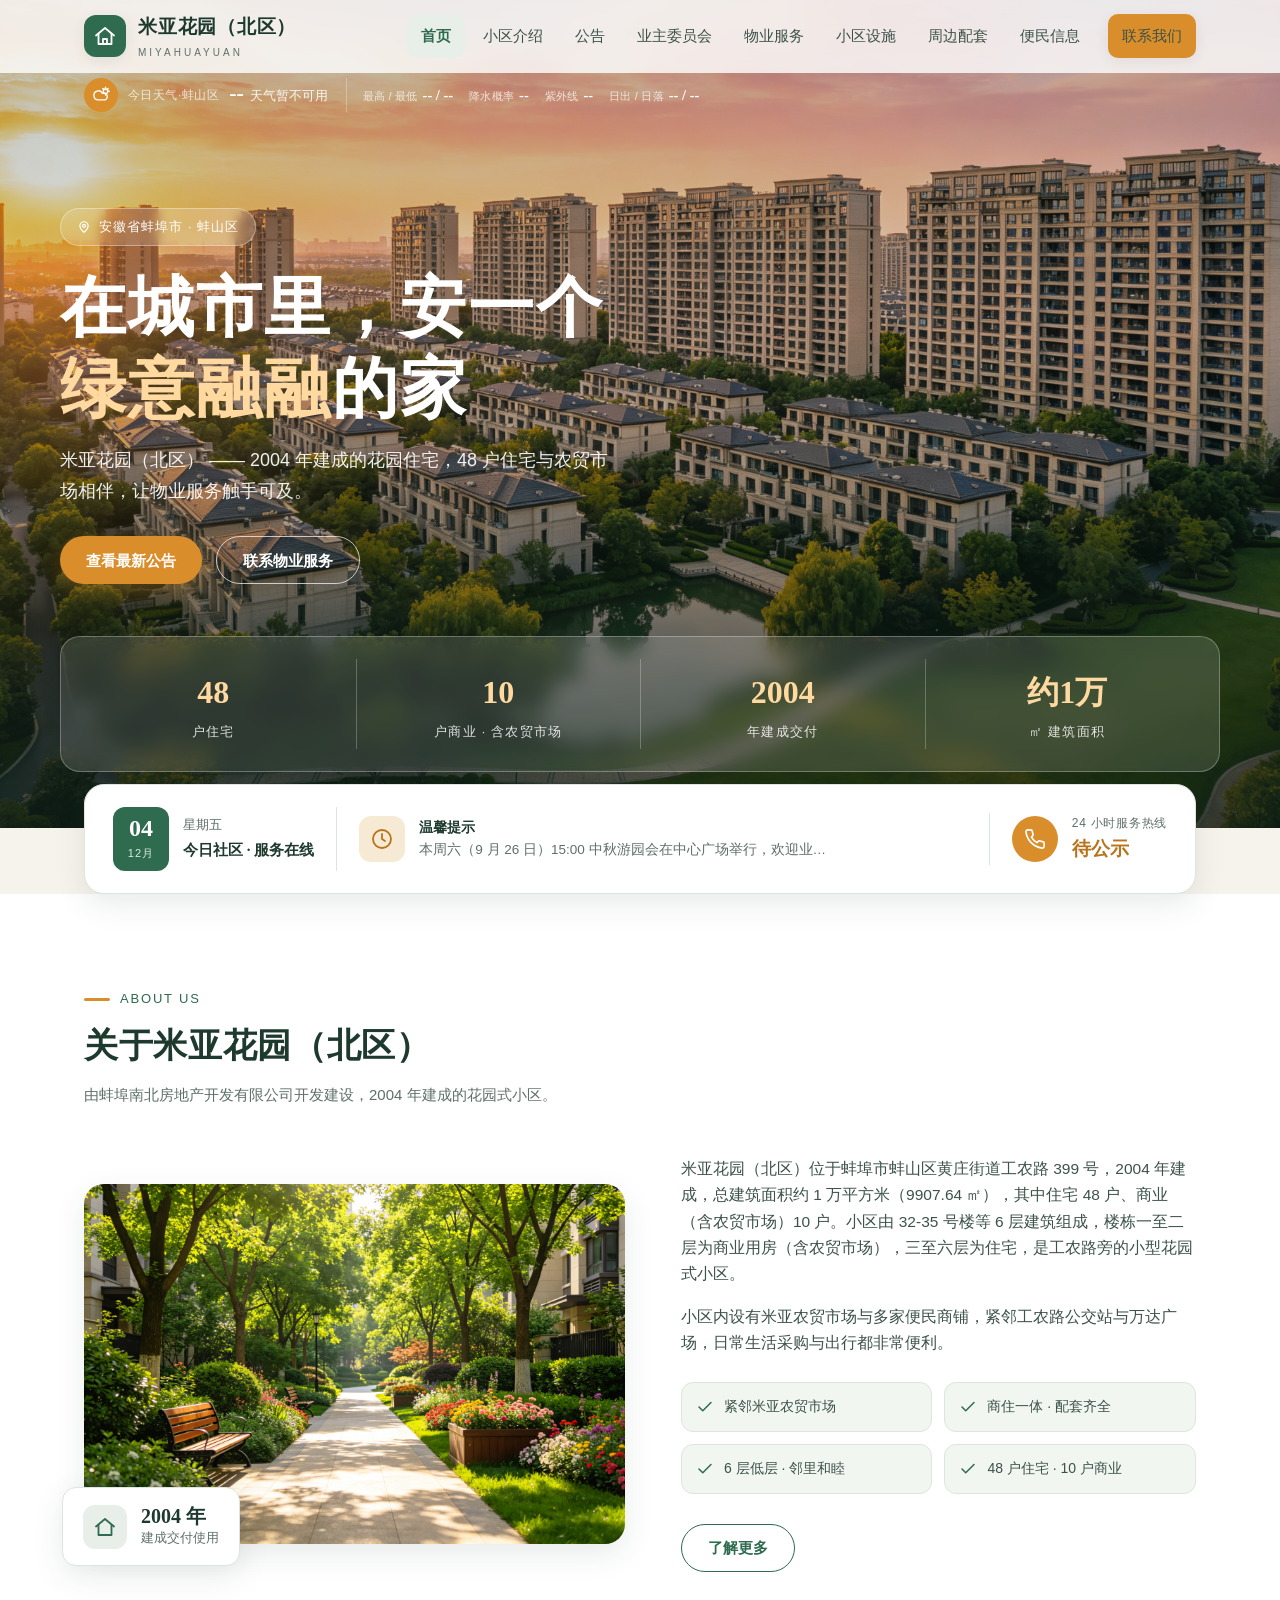
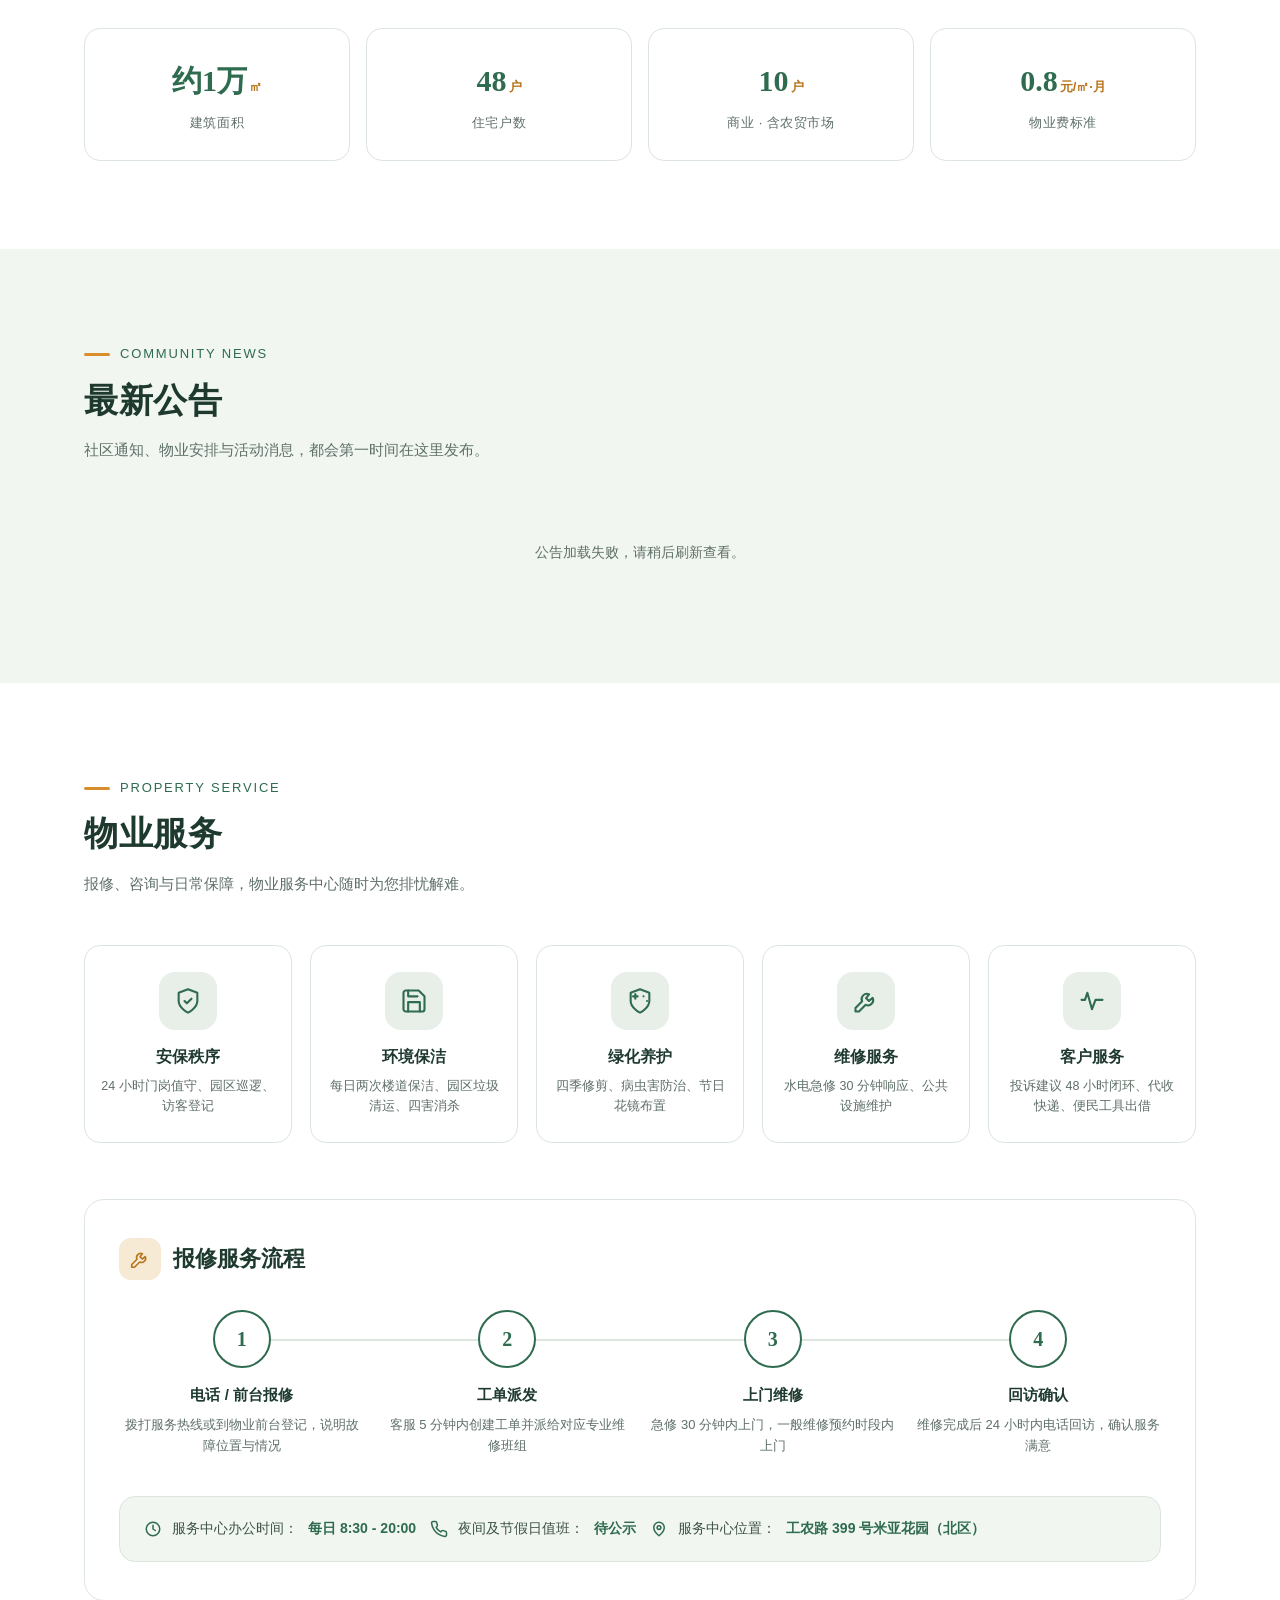
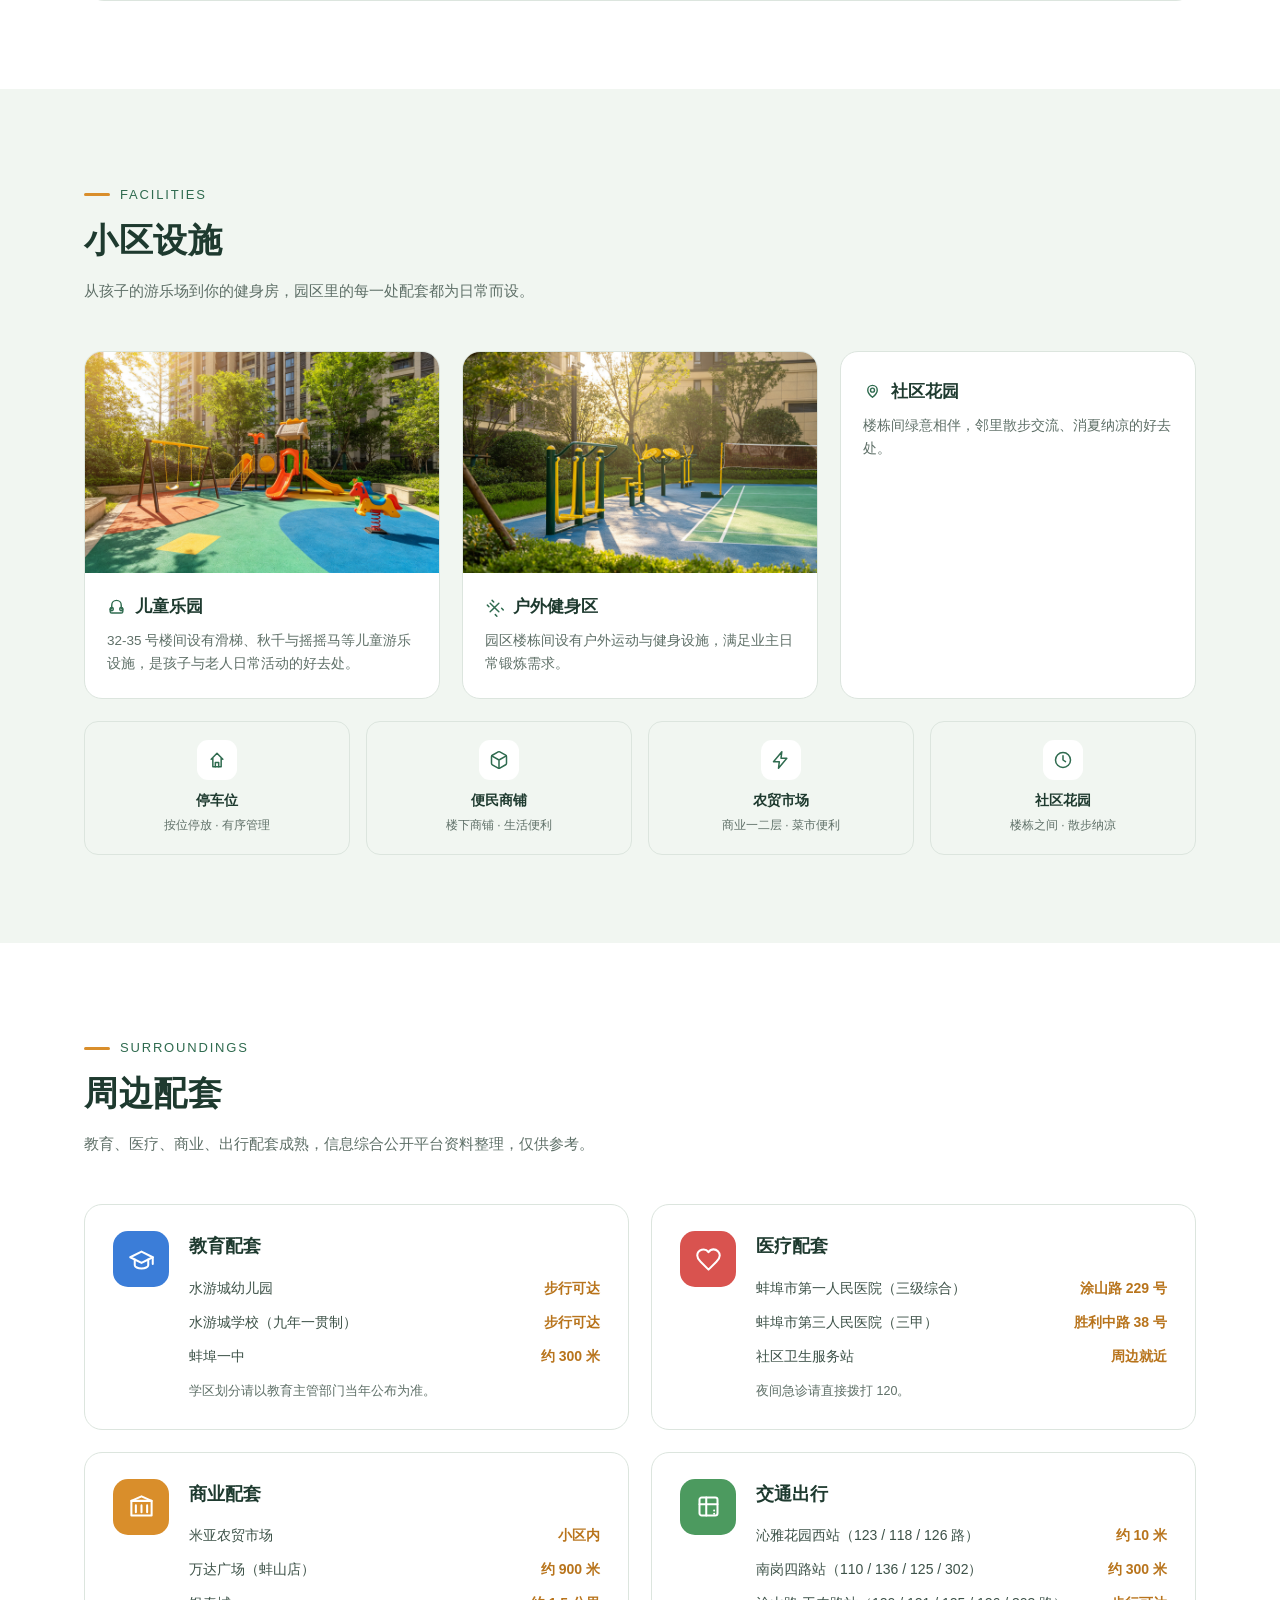
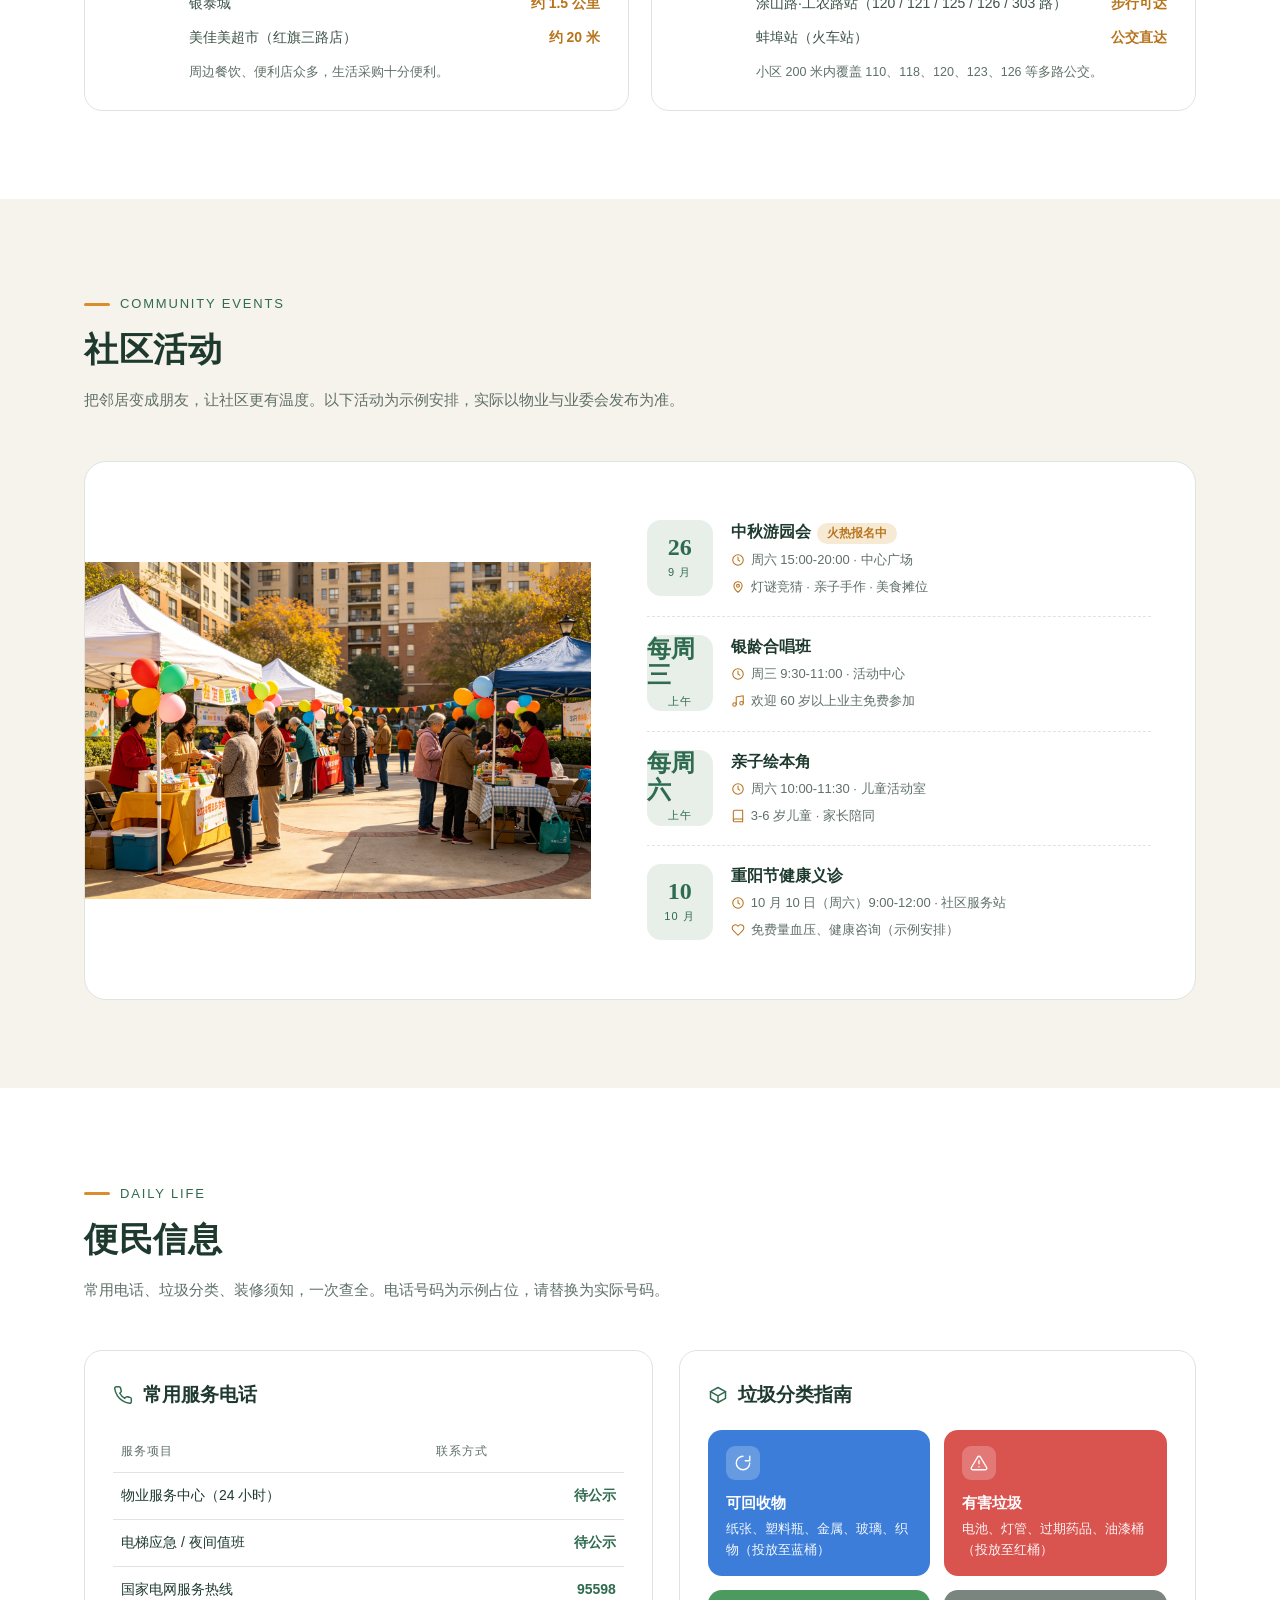
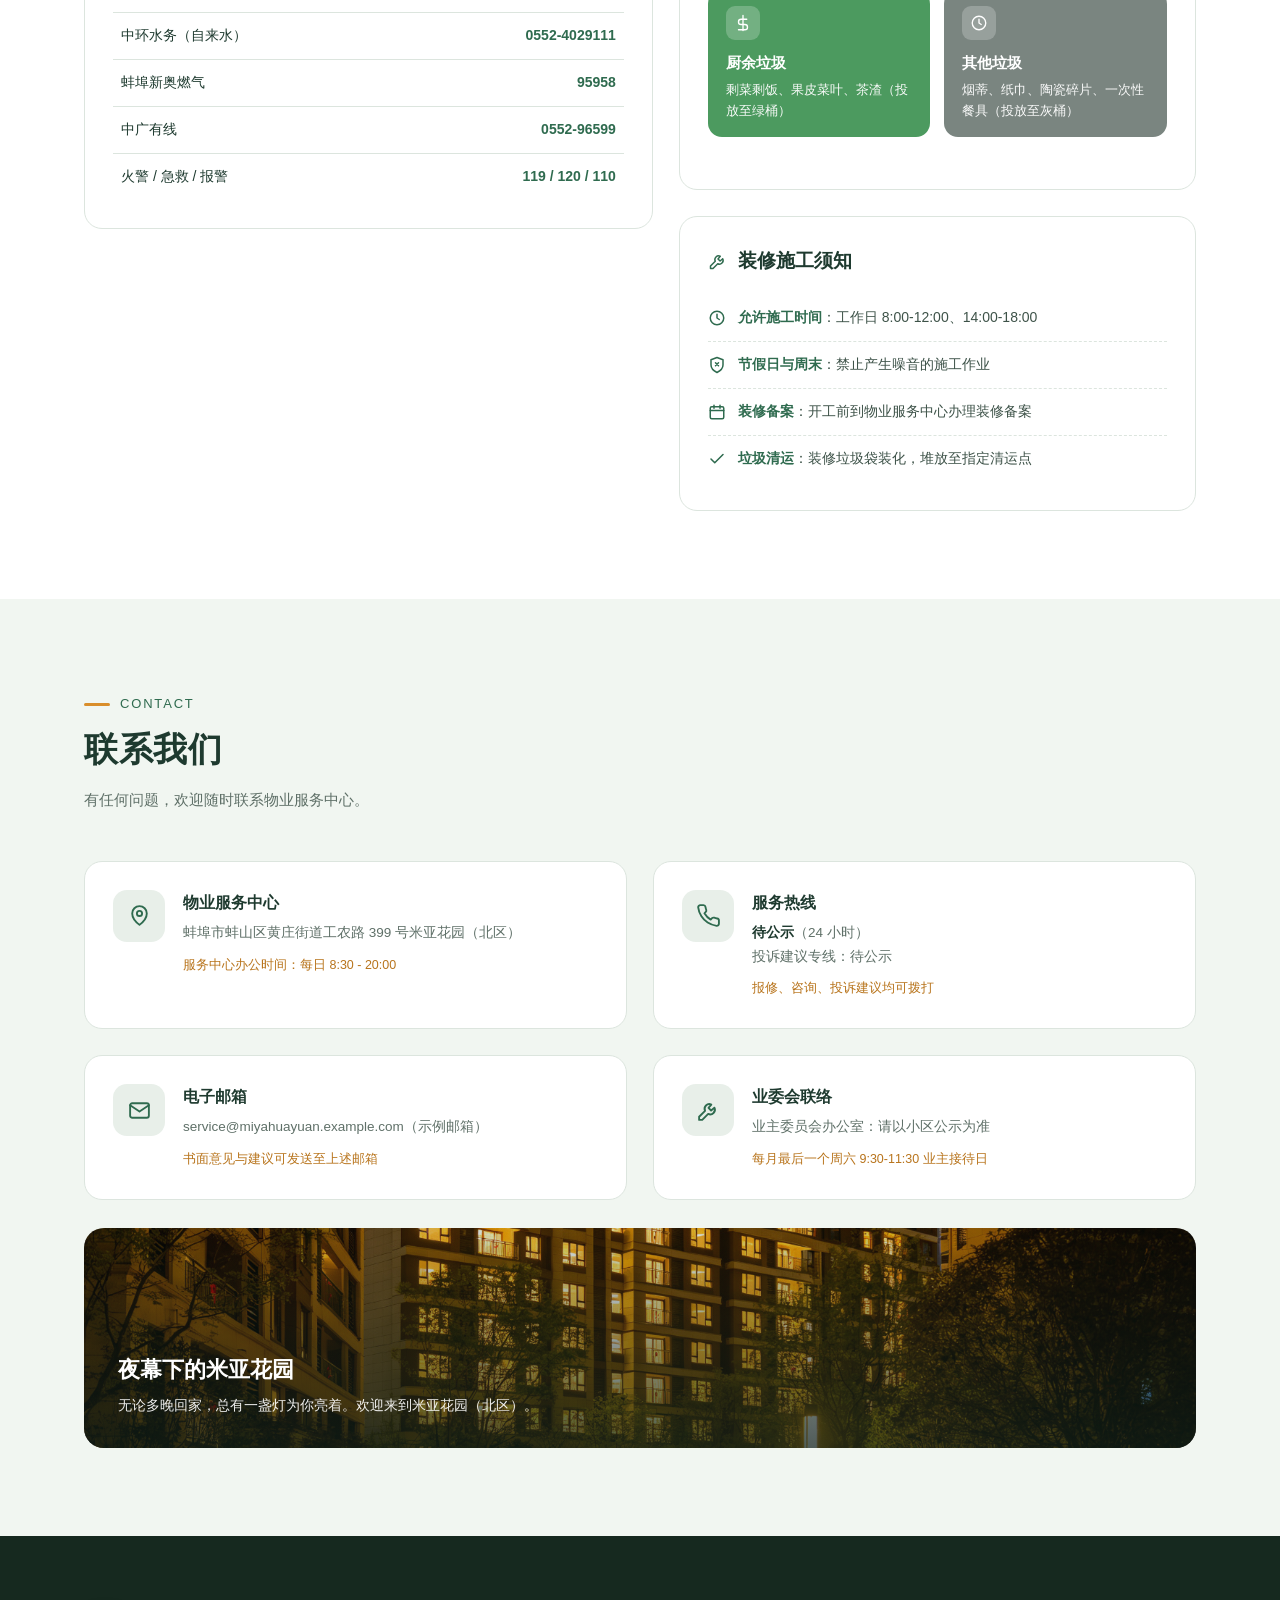
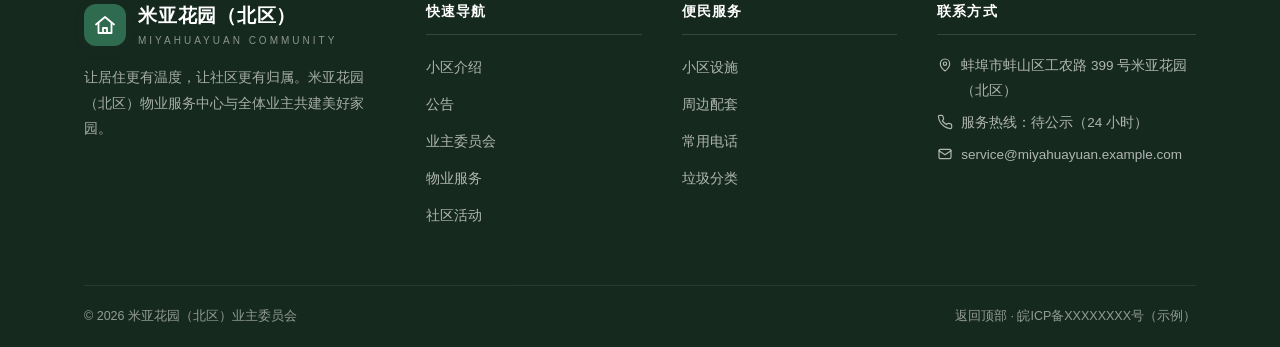
<file: index.html>
<!DOCTYPE html>
<html lang="zh-CN">
<head>
<meta charset="UTF-8">
<meta name="viewport" content="width=device-width, initial-scale=1.0">
<title>米亚花园（北区） · 宜居生活社区</title>
<meta name="description" content="米亚花园（北区）官方网站：小区介绍、最新公告、物业服务、周边配套与便民信息一站式查询。">
<link rel="stylesheet" href="https://miaoda.feishu.cn/fonts/css2?family=Noto+Serif+SC:wght@500;600;700;900&family=Noto+Sans+SC:wght@300;400;500;700&display=swap">
<link rel="stylesheet" href="assets/css/site.css">
</head>
<body>

<!-- ===== 顶部导航 ===== -->
<header class="site-header" id="siteHeader">
  <div class="container nav">
    <a href="#home" class="brand" aria-label="米亚花园（北区）首页">
      <span class="brand-logo">
        <svg viewBox="0 0 24 24" fill="none" stroke="currentColor" stroke-width="1.8" stroke-linecap="round" stroke-linejoin="round" width="24" height="24"><path d="M3 11.5 12 4l9 7.5"/><path d="M5.5 10v10h13V10"/><path d="M10 20v-5h4v5"/></svg>
      </span>
      <span>
        <span class="brand-name">米亚花园（北区）</span>
        <span class="brand-sub">MIYAHUAYUAN</span>
      </span>
    </a>
    <nav class="nav-links" id="navLinks" aria-label="主导航">
      <a href="#home" class="active">首页</a>
      <a href="#about">小区介绍</a>
      <a href="notices.html">公告</a>
      <a href="committee.html">业主委员会</a>
      <a href="#service">物业服务</a>
      <a href="#facilities">小区设施</a>
      <a href="#around">周边配套</a>
      <a href="#life">便民信息</a>
      <a href="#contact" class="nav-cta">联系我们</a>
    </nav>
    <button class="nav-toggle" id="navToggle" aria-label="打开菜单" aria-expanded="false">
      <svg viewBox="0 0 24 24" fill="none" stroke="currentColor" stroke-width="2" stroke-linecap="round"><path d="M4 7h16M4 12h16M4 17h16"/></svg>
    </button>
  </div>
</header>
<main>
<!-- ===== Hero 首屏 ===== -->
<section class="hero" id="home">
  <div class="hero-bg" style="background-image:url('assets/images/hero.jpg');"></div>
<!-- ===== 今日天气条（body 顶层，避免被 today-bar 层级困住） ===== -->
<div class="weather-bar" id="todayWeather">
  <div class="wb-inner">
    <div class="wb-lead">
      <span class="wb-ic" id="weatherIc">
        <svg viewBox="0 0 24 24" fill="none" stroke="currentColor" stroke-width="1.8" stroke-linecap="round" stroke-linejoin="round"><path d="M17.5 18.5H8.5a6 6 0 1 1 5.4-8.7A4.5 4.5 0 1 1 17.5 18.5z"/><circle cx="18" cy="7" r="3"/><path d="M18 1.5V3M23 7h-1.5M18 12v-1.5M21.6 3.4l-1 1M14.4 3.4l1 1"/></svg>
      </span>
      <span class="wb-loc">今日天气·蚌山区</span>
      <span class="wb-now"><b id="weatherTemp">--</b><i id="weatherDesc">加载中…</i></span>
    </div>
    <div class="wb-item"><span class="wb-label">最高 / 最低</span><span class="wb-val" id="weatherHL">-- / --</span></div>
    <div class="wb-item"><span class="wb-label">降水概率</span><span class="wb-val" id="weatherRain">--</span></div>
    <div class="wb-item"><span class="wb-label">紫外线</span><span class="wb-val" id="weatherUV">--</span></div>
    <div class="wb-item"><span class="wb-label">日出 / 日落</span><span class="wb-val" id="weatherSun">-- / --</span></div>
    <div class="wb-tip" id="weatherTip" style="display:none;"></div>
  </div>
</div>



  <div class="container hero-inner">
    <span class="hero-tag">
      <svg viewBox="0 0 24 24" fill="none" stroke="currentColor" stroke-width="2" stroke-linecap="round" width="14" height="14"><path d="M12 21s-7-5.5-7-11a7 7 0 0 1 14 0c0 5.5-7 11-7 11z"/><circle cx="12" cy="10" r="2.5"/></svg>
      安徽省蚌埠市 · 蚌山区
    </span>
    <h1 class="hero-title">在城市里，安一个<br><span class="hl">绿意融融</span>的家</h1>
    <p class="hero-sub">米亚花园（北区） —— 2004 年建成的花园住宅，48 户住宅与农贸市场相伴，让物业服务触手可及。</p>
    <div class="hero-actions">
      <a href="#news" class="btn btn--amber">查看最新公告</a>
      <a href="#contact" class="btn btn--ghost">联系物业服务</a>
    </div>
    <div class="hero-stats">
      <div class="hstat"><div class="hstat-num">48</div><div class="hstat-label">户住宅</div></div>
      <div class="hstat"><div class="hstat-num">10</div><div class="hstat-label">户商业 · 含农贸市场</div></div>
      <div class="hstat"><div class="hstat-num">2004</div><div class="hstat-label">年建成交付</div></div>
      <div class="hstat"><div class="hstat-num">约1万</div><div class="hstat-label">㎡ 建筑面积</div></div>
    </div>
  </div>
</section>

<!-- ===== 今日社区信息栏 ===== -->
<div class="today-bar">
  <div class="container">
    <div class="today-card">
      <div class="today-date">
        <div class="d-num"><b id="todayDay">--</b><span id="todayMonth">----</span></div>
        <div class="d-info">
          <div class="d-week" id="todayWeek">星期 --</div>
          <div class="d-text">今日社区 · 服务在线</div>
        </div>
      </div>
      <div class="today-msg">
        <span class="ic">
          <svg viewBox="0 0 24 24" fill="none" stroke="currentColor" stroke-width="1.8" stroke-linecap="round" stroke-linejoin="round"><circle cx="12" cy="12" r="9"/><path d="M12 7v5l3 2"/></svg>
        </span>
        <div>
          <div class="t-title">温馨提示</div>
          <div class="t-text" id="todayTip">本周六（9 月 26 日）15:00 中秋游园会在中心广场举行，欢迎业主携家人参加。</div>
        </div>
      </div>
      <div class="today-hotline">
        <span class="ic">
          <svg viewBox="0 0 24 24" fill="none" stroke="currentColor" stroke-width="1.8" stroke-linecap="round" stroke-linejoin="round"><path d="M22 16.9v3a2 2 0 0 1-2.2 2 19.8 19.8 0 0 1-8.6-3.1 19.5 19.5 0 0 1-6-6A19.8 19.8 0 0 1 2.1 4.2 2 2 0 0 1 4.1 2h3a2 2 0 0 1 2 1.7c.13.96.36 1.9.7 2.8a2 2 0 0 1-.45 2.1L8.1 9.9a16 16 0 0 0 6 6l1.3-1.3a2 2 0 0 1 2.1-.45c.9.34 1.84.57 2.8.7a2 2 0 0 1 1.7 2z"/></svg>
        </span>
        <div>
          <div class="h-label">24 小时服务热线</div>
          <div class="h-num">待公示</div>
        </div>
      </div>
    </div>
  </div>
</div>

<!-- ===== 关于小区 ===== -->
<section class="section section--white" id="about" style="background:var(--white);">
  <div class="container">
    <div class="sec-head">
      <span class="sec-eyebrow">About Us</span>
      <h2 class="sec-title">关于米亚花园（北区）</h2>
      <p class="sec-sub">由蚌埠南北房地产开发有限公司开发建设，2004 年建成的花园式小区。</p>
    </div>
    <div class="about-grid">
      <div class="about-media">
        <img class="main-img" src="assets/images/garden.jpg" alt="小区中央花园林荫步道">
        <div class="float-card">
          <span class="f-ic">
            <svg viewBox="0 0 24 24" fill="none" stroke="currentColor" stroke-width="1.8" stroke-linecap="round" stroke-linejoin="round"><path d="M3 11.5 12 4l9 7.5"/><path d="M5.5 10v10h13V10"/></svg>
          </span>
          <div>
            <div class="f-num">2004 年</div>
            <div class="f-label">建成交付使用</div>
          </div>
        </div>
      </div>
      <div class="about-body">
        <p>米亚花园（北区）位于蚌埠市蚌山区黄庄街道工农路 399 号，2004 年建成，总建筑面积约 1 万平方米（9907.64 ㎡），其中住宅 48 户、商业（含农贸市场）10 户。小区由 32-35 号楼等 6 层建筑组成，楼栋一至二层为商业用房（含农贸市场），三至六层为住宅，是工农路旁的小型花园式小区。</p>
        <p>小区内设有米亚农贸市场与多家便民商铺，紧邻工农路公交站与万达广场，日常生活采购与出行都非常便利。</p>
        <div class="about-points">
          <div class="apoint"><svg viewBox="0 0 24 24" fill="none" stroke="currentColor" stroke-width="2" stroke-linecap="round" stroke-linejoin="round"><path d="M20 6 9 17l-5-5"/></svg>紧邻米亚农贸市场</div>
          <div class="apoint"><svg viewBox="0 0 24 24" fill="none" stroke="currentColor" stroke-width="2" stroke-linecap="round" stroke-linejoin="round"><path d="M20 6 9 17l-5-5"/></svg>商住一体 · 配套齐全</div>
          <div class="apoint"><svg viewBox="0 0 24 24" fill="none" stroke="currentColor" stroke-width="2" stroke-linecap="round" stroke-linejoin="round"><path d="M20 6 9 17l-5-5"/></svg>6 层低层 · 邻里和睦</div>
          <div class="apoint"><svg viewBox="0 0 24 24" fill="none" stroke="currentColor" stroke-width="2" stroke-linecap="round" stroke-linejoin="round"><path d="M20 6 9 17l-5-5"/></svg>48 户住宅 · 10 户商业</div>
        </div>
        <a href="#contact" class="btn btn--outline">了解更多</a>
      </div>
    </div>
    <div class="stats-grid">
      <div class="stat-card">
        <div><span class="s-num">约1万</span><span class="s-unit">㎡</span></div>
        <div class="s-label">建筑面积</div>
      </div>
      <div class="stat-card">
        <div><span class="s-num">48</span><span class="s-unit">户</span></div>
        <div class="s-label">住宅户数</div>
      </div>
      <div class="stat-card">
        <div><span class="s-num">10</span><span class="s-unit">户</span></div>
        <div class="s-label">商业 · 含农贸市场</div>
      </div>
      <div class="stat-card">
        <div><span class="s-num">0.8</span><span class="s-unit">元/㎡·月</span></div>
        <div class="s-label">物业费标准</div>
      </div>
    </div>
  </div>
</section>

<!-- ===== 最新公告 ===== -->
<section class="section section--leaf" id="news">
  <div class="container">
    <div class="sec-head">
      <span class="sec-eyebrow">Community News</span>
      <h2 class="sec-title">最新公告</h2>
      <p class="sec-sub">社区通知、物业安排与活动消息，都会第一时间在这里发布。</p>
    </div>
    <div class="news-grid" id="newsGrid">
      <p class="news-empty">公告加载中…</p>
    </div>
  </div>
</section>

<!-- ===== 物业服务 ===== -->
<section class="section section--white" id="service" style="background:var(--white);">
  <div class="container">
    <div class="sec-head">
      <span class="sec-eyebrow">Property Service</span>
      <h2 class="sec-title">物业服务</h2>
      <p class="sec-sub">报修、咨询与日常保障，物业服务中心随时为您排忧解难。</p>
    </div>
    <div class="service-grid">
      <div class="service-item">
        <span class="s-ic"><svg viewBox="0 0 24 24" fill="none" stroke="currentColor" stroke-width="1.8" stroke-linecap="round" stroke-linejoin="round"><path d="M12 22s8-4 8-10V5l-8-3-8 3v7c0 6 8 10 8 10z"/><path d="m9 12 2 2 4-4"/></svg></span>
        <h4>安保秩序</h4>
        <p>24 小时门岗值守、园区巡逻、访客登记</p>
      </div>
      <div class="service-item">
        <span class="s-ic"><svg viewBox="0 0 24 24" fill="none" stroke="currentColor" stroke-width="1.8" stroke-linecap="round" stroke-linejoin="round"><path d="M19 21H5a2 2 0 0 1-2-2V5a2 2 0 0 1 2-2h11l5 5v11a2 2 0 0 1-2 2z"/><path d="M17 21v-8H7v8M7 3v5h8"/></svg></span>
        <h4>环境保洁</h4>
        <p>每日两次楼道保洁、园区垃圾清运、四害消杀</p>
      </div>
      <div class="service-item">
        <span class="s-ic"><svg viewBox="0 0 24 24" fill="none" stroke="currentColor" stroke-width="1.8" stroke-linecap="round" stroke-linejoin="round"><path d="M12 22s8-4 8-10V5l-8-3-8 3v7c0 6 8 10 8 10z"/><path d="M6 8h4M8 6v4M15 8h.01M18 12h.01"/></svg></span>
        <h4>绿化养护</h4>
        <p>四季修剪、病虫害防治、节日花镜布置</p>
      </div>
      <div class="service-item">
        <span class="s-ic"><svg viewBox="0 0 24 24" fill="none" stroke="currentColor" stroke-width="1.8" stroke-linecap="round" stroke-linejoin="round"><path d="M14.7 6.3a4.5 4.5 0 0 0-6 6L3 18v3h3l5.7-5.7a4.5 4.5 0 0 0 6-6L14.5 12 12 9.5z"/></svg></span>
        <h4>维修服务</h4>
        <p>水电急修 30 分钟响应、公共设施维护</p>
      </div>
      <div class="service-item">
        <span class="s-ic"><svg viewBox="0 0 24 24" fill="none" stroke="currentColor" stroke-width="1.8" stroke-linecap="round" stroke-linejoin="round"><path d="M3 11h3l2-6 4 14 3-8h6"/></svg></span>
        <h4>客户服务</h4>
        <p>投诉建议 48 小时闭环、代收快递、便民工具出借</p>
      </div>
    </div>

    <div class="process-wrap">
      <div class="process-title">
        <span class="p-ic"><svg viewBox="0 0 24 24" fill="none" stroke="currentColor" stroke-width="1.8" stroke-linecap="round" stroke-linejoin="round"><path d="M14.7 6.3a4.5 4.5 0 0 0-6 6L3 18v3h3l5.7-5.7a4.5 4.5 0 0 0 6-6L14.5 12 12 9.5z"/></svg></span>
        报修服务流程
      </div>
      <div class="process-steps">
        <div class="step">
          <div class="step-num">1</div>
          <h5>电话 / 前台报修</h5>
          <p>拨打服务热线或到物业前台登记，说明故障位置与情况</p>
        </div>
        <div class="step">
          <div class="step-num">2</div>
          <h5>工单派发</h5>
          <p>客服 5 分钟内创建工单并派给对应专业维修班组</p>
        </div>
        <div class="step">
          <div class="step-num">3</div>
          <h5>上门维修</h5>
          <p>急修 30 分钟内上门，一般维修预约时段内上门</p>
        </div>
        <div class="step">
          <div class="step-num">4</div>
          <h5>回访确认</h5>
          <p>维修完成后 24 小时内电话回访，确认服务满意</p>
        </div>
      </div>
      <div class="svc-info">
        <span class="si"><svg viewBox="0 0 24 24" fill="none" stroke="currentColor" stroke-width="2" stroke-linecap="round" stroke-linejoin="round"><circle cx="12" cy="12" r="9"/><path d="M12 7v5l3 2"/></svg>服务中心办公时间：<b>每日 8:30 - 20:00</b></span>
        <span class="si"><svg viewBox="0 0 24 24" fill="none" stroke="currentColor" stroke-width="2" stroke-linecap="round" stroke-linejoin="round"><path d="M22 16.9v3a2 2 0 0 1-2.2 2 19.8 19.8 0 0 1-8.6-3.1 19.5 19.5 0 0 1-6-6A19.8 19.8 0 0 1 2.1 4.2 2 2 0 0 1 4.1 2h3a2 2 0 0 1 2 1.7c.13.96.36 1.9.7 2.8a2 2 0 0 1-.45 2.1L8.1 9.9a16 16 0 0 0 6 6l1.3-1.3a2 2 0 0 1 2.1-.45c.9.34 1.84.57 2.8.7a2 2 0 0 1 1.7 2z"/></svg>夜间及节假日值班：<b>待公示</b></span>
        <span class="si"><svg viewBox="0 0 24 24" fill="none" stroke="currentColor" stroke-width="2" stroke-linecap="round" stroke-linejoin="round"><path d="M12 21s-7-5.5-7-11a7 7 0 0 1 14 0c0 5.5-7 11-7 11z"/><circle cx="12" cy="10" r="2.5"/></svg>服务中心位置：<b>工农路 399 号米亚花园（北区）</b></span>
      </div>
    </div>
  </div>
</section>

<!-- ===== 小区设施 ===== -->
<section class="section section--leaf" id="facilities">
  <div class="container">
    <div class="sec-head">
      <span class="sec-eyebrow">Facilities</span>
      <h2 class="sec-title">小区设施</h2>
      <p class="sec-sub">从孩子的游乐场到你的健身房，园区里的每一处配套都为日常而设。</p>
    </div>
    <div class="facility-grid">
      <div class="facility-card">
        <img class="f-img" src="assets/images/playground.jpg" alt="社区儿童乐园">
        <div class="f-body">
          <h4><svg viewBox="0 0 24 24" fill="none" stroke="currentColor" stroke-width="1.8" stroke-linecap="round" stroke-linejoin="round"><circle cx="6" cy="14" r="2"/><circle cx="18" cy="14" r="2"/><path d="M4 14v3a2 2 0 0 0 2 2h12a2 2 0 0 0 2-2v-3M6 14V9a6 6 0 0 1 12 0v5"/></svg>儿童乐园</h4>
          <p>32-35 号楼间设有滑梯、秋千与摇摇马等儿童游乐设施，是孩子与老人日常活动的好去处。</p>
        </div>
      </div>
      <div class="facility-card">
        <img class="f-img" src="assets/images/fitness.jpg" alt="社区健身区与羽毛球场">
        <div class="f-body">
          <h4><svg viewBox="0 0 24 24" fill="none" stroke="currentColor" stroke-width="1.8" stroke-linecap="round" stroke-linejoin="round"><path d="M6.5 6.5 17.5 17.5M3 9l2 2M21 13l2 2M9 3l2 2M13 21l2 2M6.5 17.5 17.5 6.5"/></svg>户外健身区</h4>
          <p>园区楼栋间设有户外运动与健身设施，满足业主日常锻炼需求。</p>
        </div>
      </div>
      <div class="facility-card">
        <div class="f-body" style="padding-top:26px;">
          <h4><svg viewBox="0 0 24 24" fill="none" stroke="currentColor" stroke-width="1.8" stroke-linecap="round" stroke-linejoin="round"><path d="M12 3a6 6 0 0 0-6 6c0 4 6 9 6 9s6-5 6-9a6 6 0 0 0-6-6z"/><circle cx="12" cy="9" r="2.5"/></svg>社区花园</h4>
          <p>楼栋间绿意相伴，邻里散步交流、消夏纳凉的好去处。</p>
        </div>
      </div>
    </div>
    <div class="facility-mini">
      <div class="fmini">
        <span class="fm-ic"><svg viewBox="0 0 24 24" fill="none" stroke="currentColor" stroke-width="1.8" stroke-linecap="round" stroke-linejoin="round"><path d="M5 11 12 4l7 7M7 9v11h10V9"/><path d="M10 20v-5h4v5"/></svg></span>
        <h5>停车位</h5>
        <p>按位停放 · 有序管理</p>
      </div>
      <div class="fmini">
        <span class="fm-ic"><svg viewBox="0 0 24 24" fill="none" stroke="currentColor" stroke-width="1.8" stroke-linecap="round" stroke-linejoin="round"><path d="M21 8a2 2 0 0 0-1-1.73l-7-4a2 2 0 0 0-2 0l-7 4A2 2 0 0 0 3 8v8a2 2 0 0 0 1 1.73l7 4a2 2 0 0 0 2 0l7-4A2 2 0 0 0 21 16z"/><path d="m3.3 7 8.7 5 8.7-5M12 22V12"/></svg></span>
        <h5>便民商铺</h5>
        <p>楼下商铺 · 生活便利</p>
      </div>
      <div class="fmini">
        <span class="fm-ic"><svg viewBox="0 0 24 24" fill="none" stroke="currentColor" stroke-width="1.8" stroke-linecap="round" stroke-linejoin="round"><path d="M13 2 3 14h7l-1 8 10-12h-7l1-8z"/></svg></span>
        <h5>农贸市场</h5>
        <p>商业一二层 · 菜市便利</p>
      </div>
      <div class="fmini">
        <span class="fm-ic"><svg viewBox="0 0 24 24" fill="none" stroke="currentColor" stroke-width="1.8" stroke-linecap="round" stroke-linejoin="round"><circle cx="12" cy="12" r="9"/><path d="M12 7v5l3 2"/></svg></span>
        <h5>社区花园</h5>
        <p>楼栋之间 · 散步纳凉</p>
      </div>
    </div>
  </div>
</section>

<!-- ===== 周边配套 ===== -->
<section class="section section--white" id="around" style="background:var(--white);">
  <div class="container">
    <div class="sec-head">
      <span class="sec-eyebrow">Surroundings</span>
      <h2 class="sec-title">周边配套</h2>
      <p class="sec-sub">教育、医疗、商业、出行配套成熟，信息综合公开平台资料整理，仅供参考。</p>
    </div>
    <div class="around-grid">
      <div class="around-card">
        <span class="a-ic" style="background:#3B7DD8;">
          <svg viewBox="0 0 24 24" fill="none" stroke="currentColor" stroke-width="1.8" stroke-linecap="round" stroke-linejoin="round"><path d="M22 10 12 5 2 10l10 5 10-5z"/><path d="M6 12v5c0 1.7 2.7 3 6 3s6-1.3 6-3v-5"/><path d="M22 10v6"/></svg>
        </span>
        <div style="flex:1;">
          <h4>教育配套</h4>
          <ul>
            <li><span>水游城幼儿园</span><span class="dist">步行可达</span></li>
            <li><span>水游城学校（九年一贯制）</span><span class="dist">步行可达</span></li>
            <li><span>蚌埠一中</span><span class="dist">约 300 米</span></li>
          </ul>
          <p class="a-note">学区划分请以教育主管部门当年公布为准。</p>
        </div>
      </div>
      <div class="around-card">
        <span class="a-ic" style="background:#D9534F;">
          <svg viewBox="0 0 24 24" fill="none" stroke="currentColor" stroke-width="1.8" stroke-linecap="round" stroke-linejoin="round"><path d="M19 14c1.5-1.4 3-3.2 3-5.5A5.5 5.5 0 0 0 16.5 3c-1.8 0-3.4 1-4.5 2.5A5.5 5.5 0 0 0 2 8.5c0 2.3 1.5 4.1 3 5.5l7 7z"/></svg>
        </span>
        <div style="flex:1;">
          <h4>医疗配套</h4>
          <ul>
            <li><span>蚌埠市第一人民医院（三级综合）</span><span class="dist">涂山路 229 号</span></li>
            <li><span>蚌埠市第三人民医院（三甲）</span><span class="dist">胜利中路 38 号</span></li>
            <li><span>社区卫生服务站</span><span class="dist">周边就近</span></li>
          </ul>
          <p class="a-note">夜间急诊请直接拨打 120。</p>
        </div>
      </div>
      <div class="around-card">
        <span class="a-ic" style="background:#D98E2B;">
          <svg viewBox="0 0 24 24" fill="none" stroke="currentColor" stroke-width="1.8" stroke-linecap="round" stroke-linejoin="round"><path d="M3 7h18v13H3z"/><path d="M3 7 12 3l9 4"/><path d="M7 11v6M12 11v6M17 11v6"/></svg>
        </span>
        <div style="flex:1;">
          <h4>商业配套</h4>
          <ul>
            <li><span>米亚农贸市场</span><span class="dist">小区内</span></li>
            <li><span>万达广场（蚌山店）</span><span class="dist">约 900 米</span></li>
            <li><span>银泰城</span><span class="dist">约 1.5 公里</span></li>
            <li><span>美佳美超市（红旗三路店）</span><span class="dist">约 20 米</span></li>
          </ul>
          <p class="a-note">周边餐饮、便利店众多，生活采购十分便利。</p>
        </div>
      </div>
      <div class="around-card">
        <span class="a-ic" style="background:#4C9A5F;">
          <svg viewBox="0 0 24 24" fill="none" stroke="currentColor" stroke-width="1.8" stroke-linecap="round" stroke-linejoin="round"><rect x="4" y="4" width="16" height="16" rx="2"/><path d="M4 10h16M10 4v16M17 15.5h.01M17 18.5h.01"/></svg>
        </span>
        <div style="flex:1;">
          <h4>交通出行</h4>
          <ul>
            <li><span>沁雅花园西站（123 / 118 / 126 路）</span><span class="dist">约 10 米</span></li>
            <li><span>南岗四路站（110 / 136 / 125 / 302）</span><span class="dist">约 300 米</span></li>
            <li><span>涂山路·工农路站（120 / 121 / 125 / 126 / 303 路）</span><span class="dist">步行可达</span></li>
            <li><span>蚌埠站（火车站）</span><span class="dist">公交直达</span></li>
          </ul>
          <p class="a-note">小区 200 米内覆盖 110、118、120、123、126 等多路公交。</p>
        </div>
      </div>
    </div>
  </div>
</section>

<!-- ===== 社区活动 ===== -->
<section class="section section--sand" id="events">
  <div class="container">
    <div class="sec-head">
      <span class="sec-eyebrow">Community Events</span>
      <h2 class="sec-title">社区活动</h2>
      <p class="sec-sub">把邻居变成朋友，让社区更有温度。以下活动为示例安排，实际以物业与业委会发布为准。</p>
    </div>
    <div class="events-wrap">
      <div class="events-media">
        <img src="assets/images/event.jpg" alt="社区活动现场">
      </div>
      <div class="events-body">
        <div class="event-item">
          <div class="event-date"><b>26</b><span>9 月</span></div>
          <div class="event-info">
            <h5>中秋游园会<span class="event-tag">火热报名中</span></h5>
            <p><svg viewBox="0 0 24 24" fill="none" stroke="currentColor" stroke-width="1.8" stroke-linecap="round"><circle cx="12" cy="12" r="9"/><path d="M12 7v5l3 2"/></svg>周六 15:00-20:00 · 中心广场</p>
            <p><svg viewBox="0 0 24 24" fill="none" stroke="currentColor" stroke-width="1.8" stroke-linecap="round" stroke-linejoin="round"><path d="M12 21s-7-5.5-7-11a7 7 0 0 1 14 0c0 5.5-7 11-7 11z"/><circle cx="12" cy="10" r="2.5"/></svg>灯谜竞猜 · 亲子手作 · 美食摊位</p>
          </div>
        </div>
        <div class="event-item">
          <div class="event-date"><b>每周三</b><span>上午</span></div>
          <div class="event-info">
            <h5>银龄合唱班</h5>
            <p><svg viewBox="0 0 24 24" fill="none" stroke="currentColor" stroke-width="1.8" stroke-linecap="round"><circle cx="12" cy="12" r="9"/><path d="M12 7v5l3 2"/></svg>周三 9:30-11:00 · 活动中心</p>
            <p><svg viewBox="0 0 24 24" fill="none" stroke="currentColor" stroke-width="1.8" stroke-linecap="round" stroke-linejoin="round"><path d="M9 18V5l12-2v13"/><circle cx="6" cy="18" r="3"/><circle cx="18" cy="16" r="3"/></svg>欢迎 60 岁以上业主免费参加</p>
          </div>
        </div>
        <div class="event-item">
          <div class="event-date"><b>每周六</b><span>上午</span></div>
          <div class="event-info">
            <h5>亲子绘本角</h5>
            <p><svg viewBox="0 0 24 24" fill="none" stroke="currentColor" stroke-width="1.8" stroke-linecap="round"><circle cx="12" cy="12" r="9"/><path d="M12 7v5l3 2"/></svg>周六 10:00-11:30 · 儿童活动室</p>
            <p><svg viewBox="0 0 24 24" fill="none" stroke="currentColor" stroke-width="1.8" stroke-linecap="round" stroke-linejoin="round"><path d="M4 19.5A2.5 2.5 0 0 1 6.5 17H20V2H6.5A2.5 2.5 0 0 0 4 4.5z"/><path d="M4 19.5A2.5 2.5 0 0 0 6.5 22H20v-5"/></svg>3-6 岁儿童 · 家长陪同</p>
          </div>
        </div>
        <div class="event-item">
          <div class="event-date"><b>10</b><span>10 月</span></div>
          <div class="event-info">
            <h5>重阳节健康义诊</h5>
            <p><svg viewBox="0 0 24 24" fill="none" stroke="currentColor" stroke-width="1.8" stroke-linecap="round"><circle cx="12" cy="12" r="9"/><path d="M12 7v5l3 2"/></svg>10 月 10 日（周六）9:00-12:00 · 社区服务站</p>
            <p><svg viewBox="0 0 24 24" fill="none" stroke="currentColor" stroke-width="1.8" stroke-linecap="round" stroke-linejoin="round"><path d="M19 14c1.5-1.4 3-3.2 3-5.5A5.5 5.5 0 0 0 16.5 3c-1.8 0-3.4 1-4.5 2.5A5.5 5.5 0 0 0 2 8.5c0 2.3 1.5 4.1 3 5.5l7 7z"/></svg>免费量血压、健康咨询（示例安排）</p>
          </div>
        </div>
      </div>
    </div>
  </div>
</section>

<!-- ===== 便民信息 ===== -->
<section class="section section--white" id="life" style="background:var(--white);">
  <div class="container">
    <div class="sec-head">
      <span class="sec-eyebrow">Daily Life</span>
      <h2 class="sec-title">便民信息</h2>
      <p class="sec-sub">常用电话、垃圾分类、装修须知，一次查全。电话号码为示例占位，请替换为实际号码。</p>
    </div>
    <div class="life-grid">
      <div class="life-card">
        <h4><svg viewBox="0 0 24 24" fill="none" stroke="currentColor" stroke-width="1.8" stroke-linecap="round" stroke-linejoin="round"><path d="M22 16.9v3a2 2 0 0 1-2.2 2 19.8 19.8 0 0 1-8.6-3.1 19.5 19.5 0 0 1-6-6A19.8 19.8 0 0 1 2.1 4.2 2 2 0 0 1 4.1 2h3a2 2 0 0 1 2 1.7c.13.96.36 1.9.7 2.8a2 2 0 0 1-.45 2.1L8.1 9.9a16 16 0 0 0 6 6l1.3-1.3a2 2 0 0 1 2.1-.45c.9.34 1.84.57 2.8.7a2 2 0 0 1 1.7 2z"/></svg>常用服务电话</h4>
        <table class="phone-table">
          <thead><tr><th>服务项目</th><th>联系方式</th></tr></thead>
          <tbody>
            <tr><td>物业服务中心（24 小时）</td><td>待公示</td></tr>
            <tr><td>电梯应急 / 夜间值班</td><td>待公示</td></tr>
            <tr><td>国家电网服务热线</td><td>95598</td></tr>
            <tr><td>中环水务（自来水）</td><td>0552-4029111</td></tr>
            <tr><td>蚌埠新奥燃气</td><td>95958</td></tr>
            <tr><td>中广有线</td><td>0552-96599</td></tr>
            <tr><td>火警 / 急救 / 报警</td><td>119 / 120 / 110</td></tr>
          </tbody>
        </table>
      </div>
      <div>
        <div class="life-card" style="margin-bottom:26px;">
          <h4><svg viewBox="0 0 24 24" fill="none" stroke="currentColor" stroke-width="1.8" stroke-linecap="round" stroke-linejoin="round"><path d="M21 8 12 3 3 8v8l9 5 9-5z"/><path d="m3 8 9 5 9-5M12 13v8"/></svg>垃圾分类指南</h4>
          <div class="trash-grid">
            <div class="trash-item t-blue">
              <span class="t-ic"><svg viewBox="0 0 24 24" fill="none" stroke="currentColor" stroke-width="1.8" stroke-linecap="round" stroke-linejoin="round"><path d="M21 12a9 9 0 1 1-9-9"/><path d="M21 3v6h-6"/></svg></span>
              <h5>可回收物</h5>
              <p>纸张、塑料瓶、金属、玻璃、织物（投放至蓝桶）</p>
            </div>
            <div class="trash-item t-red">
              <span class="t-ic"><svg viewBox="0 0 24 24" fill="none" stroke="currentColor" stroke-width="1.8" stroke-linecap="round" stroke-linejoin="round"><path d="M12 9v4M12 17h.01"/><path d="M10.3 3.9 1.8 18a2 2 0 0 0 1.7 3h17a2 2 0 0 0 1.7-3L13.7 3.9a2 2 0 0 0-3.4 0z"/></svg></span>
              <h5>有害垃圾</h5>
              <p>电池、灯管、过期药品、油漆桶（投放至红桶）</p>
            </div>
            <div class="trash-item t-green">
              <span class="t-ic"><svg viewBox="0 0 24 24" fill="none" stroke="currentColor" stroke-width="1.8" stroke-linecap="round" stroke-linejoin="round"><path d="M12 2v20M17 7H9.5a3.5 3.5 0 0 0 0 7h5a3.5 3.5 0 0 1 0 7H6"/></svg></span>
              <h5>厨余垃圾</h5>
              <p>剩菜剩饭、果皮菜叶、茶渣（投放至绿桶）</p>
            </div>
            <div class="trash-item t-gray">
              <span class="t-ic"><svg viewBox="0 0 24 24" fill="none" stroke="currentColor" stroke-width="1.8" stroke-linecap="round" stroke-linejoin="round"><circle cx="12" cy="12" r="9"/><path d="M12 7v5l3 2"/></svg></span>
              <h5>其他垃圾</h5>
              <p>烟蒂、纸巾、陶瓷碎片、一次性餐具（投放至灰桶）</p>
            </div>
          </div>
        </div>
        <div class="life-card">
          <h4><svg viewBox="0 0 24 24" fill="none" stroke="currentColor" stroke-width="1.8" stroke-linecap="round" stroke-linejoin="round"><path d="M14.7 6.3a4.5 4.5 0 0 0-6 6L3 18v3h3l5.7-5.7a4.5 4.5 0 0 0 6-6L14.5 12 12 9.5z"/></svg>装修施工须知</h4>
          <ul class="rules-list">
            <li><svg viewBox="0 0 24 24" fill="none" stroke="currentColor" stroke-width="2" stroke-linecap="round" stroke-linejoin="round"><circle cx="12" cy="12" r="9"/><path d="M12 7v5l3 2"/></svg><span><b>允许施工时间</b>：工作日 8:00-12:00、14:00-18:00</span></li>
            <li><svg viewBox="0 0 24 24" fill="none" stroke="currentColor" stroke-width="2" stroke-linecap="round" stroke-linejoin="round"><path d="M12 22s8-4 8-10V5l-8-3-8 3v7c0 6 8 10 8 10z"/><path d="M10 9l4 4M14 9l-4 4"/></svg><span><b>节假日与周末</b>：禁止产生噪音的施工作业</span></li>
            <li><svg viewBox="0 0 24 24" fill="none" stroke="currentColor" stroke-width="2" stroke-linecap="round" stroke-linejoin="round"><rect x="3" y="5" width="18" height="16" rx="2"/><path d="M8 3v4M16 3v4M3 10h18"/></svg><span><b>装修备案</b>：开工前到物业服务中心办理装修备案</span></li>
            <li><svg viewBox="0 0 24 24" fill="none" stroke="currentColor" stroke-width="2" stroke-linecap="round" stroke-linejoin="round"><path d="M20 6 9 17l-5-5"/></svg><span><b>垃圾清运</b>：装修垃圾袋装化，堆放至指定清运点</span></li>
          </ul>
        </div>
      </div>
    </div>
  </div>
</section>

<!-- ===== 联系我们 ===== -->
<section class="section section--leaf" id="contact">
  <div class="container">
    <div class="sec-head">
      <span class="sec-eyebrow">Contact</span>
      <h2 class="sec-title">联系我们</h2>
      <p class="sec-sub">有任何问题，欢迎随时联系物业服务中心。</p>
    </div>
    <div class="contact-grid">
      <div class="contact-card">
        <span class="c-ic"><svg viewBox="0 0 24 24" fill="none" stroke="currentColor" stroke-width="1.8" stroke-linecap="round" stroke-linejoin="round"><path d="M12 21s-7-5.5-7-11a7 7 0 0 1 14 0c0 5.5-7 11-7 11z"/><circle cx="12" cy="10" r="2.5"/></svg></span>
        <div>
          <h4>物业服务中心</h4>
          <p>蚌埠市蚌山区黄庄街道工农路 399 号米亚花园（北区）</p>
          <p class="c-note">服务中心办公时间：每日 8:30 - 20:00</p>
        </div>
      </div>
      <div class="contact-card">
        <span class="c-ic"><svg viewBox="0 0 24 24" fill="none" stroke="currentColor" stroke-width="1.8" stroke-linecap="round" stroke-linejoin="round"><path d="M22 16.9v3a2 2 0 0 1-2.2 2 19.8 19.8 0 0 1-8.6-3.1 19.5 19.5 0 0 1-6-6A19.8 19.8 0 0 1 2.1 4.2 2 2 0 0 1 4.1 2h3a2 2 0 0 1 2 1.7c.13.96.36 1.9.7 2.8a2 2 0 0 1-.45 2.1L8.1 9.9a16 16 0 0 0 6 6l1.3-1.3a2 2 0 0 1 2.1-.45c.9.34 1.84.57 2.8.7a2 2 0 0 1 1.7 2z"/></svg></span>
        <div>
          <h4>服务热线</h4>
          <p><b>待公示</b>（24 小时）<br>投诉建议专线：待公示</p>
          <p class="c-note">报修、咨询、投诉建议均可拨打</p>
        </div>
      </div>
      <div class="contact-card">
        <span class="c-ic"><svg viewBox="0 0 24 24" fill="none" stroke="currentColor" stroke-width="1.8" stroke-linecap="round" stroke-linejoin="round"><rect x="3" y="5" width="18" height="14" rx="2"/><path d="m3 7 9 6 9-6"/></svg></span>
        <div>
          <h4>电子邮箱</h4>
          <p>service@miyahuayuan.example.com（示例邮箱）</p>
          <p class="c-note">书面意见与建议可发送至上述邮箱</p>
        </div>
      </div>
      <div class="contact-card">
        <span class="c-ic"><svg viewBox="0 0 24 24" fill="none" stroke="currentColor" stroke-width="1.8" stroke-linecap="round" stroke-linejoin="round"><path d="M14.7 6.3a4.5 4.5 0 0 0-6 6L3 18v3h3l5.7-5.7a4.5 4.5 0 0 0 6-6L14.5 12 12 9.5z"/></svg></span>
        <div>
          <h4>业委会联络</h4>
          <p>业主委员会办公室：请以小区公示为准</p>
          <p class="c-note">每月最后一个周六 9:30-11:30 业主接待日</p>
        </div>
      </div>
    </div>
    <div class="contact-banner">
      <div class="cb-img" style="background-image:url('assets/images/night.jpg');"></div>
      <div class="cb-text">
        <h4>夜幕下的米亚花园</h4>
        <p>无论多晚回家，总有一盏灯为你亮着。欢迎来到米亚花园（北区）。</p>
      </div>
    </div>
  </div>
</section>
</main>

<!-- ===== 页脚 ===== -->
<footer class="site-footer">
  <div class="container">
    <div class="footer-grid">
      <div class="footer-brand">
        <a href="#home" class="brand" style="color:var(--white);">
          <span class="brand-logo">
            <svg viewBox="0 0 24 24" fill="none" stroke="currentColor" stroke-width="1.8" stroke-linecap="round" stroke-linejoin="round" width="24" height="24"><path d="M3 11.5 12 4l9 7.5"/><path d="M5.5 10v10h13V10"/><path d="M10 20v-5h4v5"/></svg>
          </span>
          <span>
            <span class="brand-name">米亚花园（北区）</span>
            <span class="brand-sub" style="color:rgba(255,255,255,.5);">MIYAHUAYUAN COMMUNITY</span>
          </span>
        </a>
        <p>让居住更有温度，让社区更有归属。米亚花园（北区）物业服务中心与全体业主共建美好家园。</p>
      </div>
      <div class="footer-col">
        <h5>快速导航</h5>
        <ul>
          <li><a href="#about">小区介绍</a></li>
          <li><a href="notices.html">公告</a></li>
          <li><a href="committee.html">业主委员会</a></li>
          <li><a href="#service">物业服务</a></li>
          <li><a href="#events">社区活动</a></li>
        </ul>
      </div>
      <div class="footer-col">
        <h5>便民服务</h5>
        <ul>
          <li><a href="#facilities">小区设施</a></li>
          <li><a href="#around">周边配套</a></li>
          <li><a href="#life">常用电话</a></li>
          <li><a href="#life">垃圾分类</a></li>
        </ul>
      </div>
      <div class="footer-col">
        <h5>联系方式</h5>
        <p><svg viewBox="0 0 24 24" fill="none" stroke="currentColor" stroke-width="1.8" stroke-linecap="round" stroke-linejoin="round"><path d="M12 21s-7-5.5-7-11a7 7 0 0 1 14 0c0 5.5-7 11-7 11z"/><circle cx="12" cy="10" r="2.5"/></svg>蚌埠市蚌山区工农路 399 号米亚花园（北区）</p>
        <p><svg viewBox="0 0 24 24" fill="none" stroke="currentColor" stroke-width="1.8" stroke-linecap="round" stroke-linejoin="round"><path d="M22 16.9v3a2 2 0 0 1-2.2 2 19.8 19.8 0 0 1-8.6-3.1 19.5 19.5 0 0 1-6-6A19.8 19.8 0 0 1 2.1 4.2 2 2 0 0 1 4.1 2h3a2 2 0 0 1 2 1.7c.13.96.36 1.9.7 2.8a2 2 0 0 1-.45 2.1L8.1 9.9a16 16 0 0 0 6 6l1.3-1.3a2 2 0 0 1 2.1-.45c.9.34 1.84.57 2.8.7a2 2 0 0 1 1.7 2z"/></svg>服务热线：待公示（24 小时）</p>
        <p><svg viewBox="0 0 24 24" fill="none" stroke="currentColor" stroke-width="1.8" stroke-linecap="round" stroke-linejoin="round"><rect x="3" y="5" width="18" height="14" rx="2"/><path d="m3 7 9 6 9-6"/></svg>service@miyahuayuan.example.com</p>
      </div>
    </div>
    <div class="footer-bottom">
      <span>© 2026 米亚花园（北区）业主委员会</span>
      <span><a href="#home">返回顶部</a> · 皖ICP备XXXXXXXX号（示例）</span>
    </div>
  </div>
</footer>

<!-- ===== 回到顶部 ===== -->
<button class="back-top" id="backTop" aria-label="回到顶部">
  <svg viewBox="0 0 24 24" fill="none" stroke="currentColor" stroke-width="2" stroke-linecap="round" stroke-linejoin="round"><path d="M12 19V5M5 12l7-7 7 7"/></svg>
</button>

<script>
(function(){
  "use strict";

  /* ---- 移动端菜单 ---- */
  var navToggle = document.getElementById('navToggle');
  var navLinks = document.getElementById('navLinks');
  navToggle.addEventListener('click', function(){
    var open = navLinks.classList.toggle('open');
    navToggle.setAttribute('aria-expanded', open ? 'true' : 'false');
  });
  navLinks.addEventListener('click', function(e){
    if(e.target.tagName === 'A'){
      navLinks.classList.remove('open');
      navToggle.setAttribute('aria-expanded','false');
    }
  });

  /* ---- 顶部导航滚动状态 ---- */
  var header = document.getElementById('siteHeader');
  var backTop = document.getElementById('backTop');
  function onScroll(){
    header.classList.toggle('scrolled', window.scrollY > 8);
    backTop.classList.toggle('show', window.scrollY > 480);
    updateActiveNav();
  }
  window.addEventListener('scroll', onScroll, {passive:true});

  /* ---- 导航高亮 ---- */
  var sections = [];
  var links = navLinks.querySelectorAll('a[href^="#"]');
  links.forEach(function(a){
    var id = a.getAttribute('href').slice(1);
    var el = document.getElementById(id);
    if(el){ sections.push({id:id, el:el, link:a}); }
  });
  onScroll();
  function updateActiveNav(){
    var pos = window.scrollY + 120;
    var current = sections[0] ? sections[0].id : '';
    sections.forEach(function(s){
      if(s.el.offsetTop <= pos){ current = s.id; }
    });
    links.forEach(function(a){
      var act = a.getAttribute('href').slice(1) === current;
      a.classList.toggle('active', act);
    });
  }

  /* ---- 今日社区：实时日期 ---- */
  var dayEl = document.getElementById('todayDay');
  var monthEl = document.getElementById('todayMonth');
  var weekEl = document.getElementById('todayWeek');
  var weeks = ['星期日','星期一','星期二','星期三','星期四','星期五','星期六'];
  var now = new Date();
  dayEl.textContent = String(now.getDate()).padStart(2,'0');
  monthEl.textContent = (now.getMonth()+1) + '月';
  weekEl.textContent = weeks[now.getDay()];

  /* ---- 公告：由 Pages CMS 发布的 content/posts 动态加载 ---- */
  (function(){
    var grid = document.getElementById('newsGrid');
    if(!grid) return;
    function esc(s){
      return String(s).replace(/&/g,'&amp;').replace(/</g,'&lt;').replace(/>/g,'&gt;').replace(/"/g,'&quot;');
    }
    function render(items){
      if(!items.length){
        grid.innerHTML = '<p class="news-empty">暂无公告，敬请期待。</p>';
        return;
      }
      var shown = items.slice(0,4);
      grid.innerHTML = shown.map(function(n){
        var desc = esc(n.desc || n.body).replace(/\n/g,' ').slice(0,110);
        var bodyHtml = esc(n.body).replace(/\n/g,'<br>');
        return '<article class="news-card">' +
          '<div class="news-top">' +
            '<span class="news-badge">' + esc(n.category || '公告') + '</span>' +
            '<span class="news-date"><svg viewBox="0 0 24 24" fill="none" stroke="currentColor" stroke-width="1.8" stroke-linecap="round"><rect x="3" y="5" width="18" height="16" rx="2"/><path d="M8 3v4M16 3v4M3 10h18"/></svg>' + esc(n.date) + '</span>' +
          '</div>' +
          '<h3 class="news-title">' + esc(n.title) + '</h3>' +
          '<p class="news-desc">' + desc + '</p>' +
          '<button class="news-more" aria-expanded="false">查看详情 <svg viewBox="0 0 24 24" fill="none" stroke="currentColor" stroke-width="2" stroke-linecap="round"><path d="m6 9 6 6 6-6"/></svg></button>' +
          '<div class="news-full">' + bodyHtml + '</div>' +
        '</article>';
      }).join('');
      if(items.length > 4){
        var more = document.createElement('a');
        more.href = 'notices.html';
        more.className = 'news-more-all';
        more.textContent = '查看全部公告（共 ' + items.length + ' 条） →';
        grid.appendChild(more);
      }
      grid.querySelectorAll('.news-card').forEach(function(card){
        var btn = card.querySelector('.news-more');
        btn.addEventListener('click', function(){
          var open = card.classList.toggle('open');
          btn.setAttribute('aria-expanded', open ? 'true' : 'false');
          btn.firstChild.textContent = open ? '收起详情 ' : '查看详情 ';
        });
      });
    }
    function parseMd(text){
      var m = text.match(/^---\s*\r?\n([\s\S]*?)\r?\n---\s*\r?\n?([\s\S]*)$/);
      if(!m) return null;
      var fm = {};
      m[1].split(/\r?\n/).forEach(function(line){
        var i = line.indexOf(':');
        if(i > -1) fm[line.slice(0,i).trim()] = line.slice(i+1).trim();
      });
      return {title: fm.title || '未命名公告', date: fm.date || '', category: fm.category || '公告', body: (m[2]||'').trim()};
    }
    fetch('https://api.github.com/repos/beimiya/beimiya.github.io/contents/content/posts', {headers:{'Accept':'application/vnd.github+json'}})
      .then(function(r){ if(!r.ok) throw new Error('list-failed'); return r.json(); })
      .then(function(files){
        var mds = (Array.isArray(files) ? files : []).filter(function(f){ return /\.md$/i.test(f.name); });
        return Promise.all(mds.map(function(f){
          return fetch('https://raw.githubusercontent.com/beimiya/beimiya.github.io/main/content/posts/' + encodeURIComponent(f.name))
            .then(function(r){ if(!r.ok) throw new Error('file-failed'); return r.text(); });
        }));
      })
      .then(function(texts){
        var items = texts.map(parseMd).filter(Boolean);
        items.sort(function(a,b){ return (a.date < b.date) ? 1 : (a.date > b.date) ? -1 : 0; });
        render(items);
      })
      .catch(function(){
        grid.innerHTML = '<p class="news-empty">公告加载失败，请稍后刷新查看。</p>';
      });
  })();

  /* ---- 今日天气（Open-Meteo 实时接口） ---- */
  var weatherIc = document.getElementById('weatherIc');
  var weatherTemp = document.getElementById('weatherTemp');
  var weatherDesc = document.getElementById('weatherDesc');
  var weatherHL = document.getElementById('weatherHL');
  var weatherRain = document.getElementById('weatherRain');
  var weatherUV = document.getElementById('weatherUV');
  var weatherSun = document.getElementById('weatherSun');
  var weatherTip = document.getElementById('weatherTip');
  if(weatherIc && weatherTemp){
    var W = {
      sun:'<svg viewBox="0 0 24 24" fill="none" stroke="currentColor" stroke-width="1.8" stroke-linecap="round" stroke-linejoin="round"><circle cx="12" cy="12" r="5"/><path d="M12 1.5V4M12 20v2.5M4.2 4.2l1.8 1.8M18 18l1.8 1.8M1.5 12H4M20 12h2.5M4.2 19.8 6 18M18 6l1.8-1.8"/></svg>',
      suncloud:'<svg viewBox="0 0 24 24" fill="none" stroke="currentColor" stroke-width="1.8" stroke-linecap="round" stroke-linejoin="round"><path d="M17.5 18.5H8.5a6 6 0 1 1 5.4-8.7A4.5 4.5 0 1 1 17.5 18.5z"/><circle cx="18" cy="7" r="3"/><path d="M18 1.5V3M23 7h-1.5M18 12v-1.5M21.6 3.4l-1 1M14.4 3.4l1 1"/></svg>',
      cloud:'<svg viewBox="0 0 24 24" fill="none" stroke="currentColor" stroke-width="1.8" stroke-linecap="round" stroke-linejoin="round"><path d="M17.5 18.5H8.5a6 6 0 1 1 5.4-8.7A4.5 4.5 0 1 1 17.5 18.5z"/></svg>',
      fog:'<svg viewBox="0 0 24 24" fill="none" stroke="currentColor" stroke-width="1.8" stroke-linecap="round" stroke-linejoin="round"><path d="M17.5 14.5H8.5a5.5 5.5 0 1 1 5-8A6.5 6.5 0 1 1 17.5 14.5z"/><path d="M4 18.5h16M6.5 21.5h11"/></svg>',
      rain:'<svg viewBox="0 0 24 24" fill="none" stroke="currentColor" stroke-width="1.8" stroke-linecap="round" stroke-linejoin="round"><path d="M17.5 14.5H8.5a6 6 0 1 1 5.4-8.7A4.5 4.5 0 1 1 17.5 14.5z"/><path d="M8.5 17v2.5M12 16.5v2.5M15.5 17v2.5"/></svg>',
      snow:'<svg viewBox="0 0 24 24" fill="none" stroke="currentColor" stroke-width="1.8" stroke-linecap="round" stroke-linejoin="round"><path d="M17.5 14.5H8.5a6 6 0 1 1 5.4-8.7A4.5 4.5 0 1 1 17.5 14.5z"/><circle cx="8.5" cy="18" r="0.9"/><circle cx="12" cy="20" r="0.9"/><circle cx="15.5" cy="18" r="0.9"/></svg>',
      thunder:'<svg viewBox="0 0 24 24" fill="none" stroke="currentColor" stroke-width="1.8" stroke-linecap="round" stroke-linejoin="round"><path d="M17.5 13.5H8.5a6 6 0 1 1 5.4-8.7A4.5 4.5 0 1 1 17.5 13.5z"/><path d="M12.5 14.5 9.5 19h2.8l-1.6 3.5"/></svg>'
    };
    var wmap = {'0':'晴','1':'晴间多云','2':'多云','3':'阴','45':'雾','48':'雾凇','51':'毛毛雨','53':'毛毛雨','55':'毛毛雨','56':'冻雨','57':'冻雨','61':'小雨','63':'中雨','65':'大雨','66':'冻雨','67':'冻雨','71':'小雪','73':'中雪','75':'大雪','77':'雪粒','80':'阵雨','81':'阵雨','82':'强阵雨','85':'阵雪','86':'阵雪','95':'雷阵雨','96':'雷阵雨伴冰雹','99':'强雷暴'};
    function wicon(c){
      c = String(c);
      if(c === '0' || c === '1') return 'sun';
      if(c === '2') return 'suncloud';
      if(c === '3') return 'cloud';
      if(c === '45' || c === '48') return 'fog';
      if(c === '51' || c === '53' || c === '55' || c === '56' || c === '57' || c === '61' || c === '63' || c === '65' || c === '66' || c === '67' || c === '80' || c === '81' || c === '82') return 'rain';
      if(c === '71' || c === '73' || c === '75' || c === '77' || c === '85' || c === '86') return 'snow';
      if(c === '95' || c === '96' || c === '99') return 'thunder';
      return 'cloud';
    }
    function uvLabel(u){
      if(u < 3) return '低';
      if(u < 6) return '中等';
      if(u < 8) return '高';
      if(u < 11) return '很高';
      return '极高';
    }
    function hm(iso){
      return iso ? iso.slice(11, 16) : '--:--';
    }
    fetch('https://api.open-meteo.com/v1/forecast?latitude=32.94&longitude=117.36&current=temperature_2m,weather_code&daily=temperature_2m_max,temperature_2m_min,precipitation_probability_max,uv_index_max,sunrise,sunset&timezone=Asia%2FShanghai&forecast_days=1')
      .then(function(r){ return r.json(); })
      .then(function(d){
        if(!d || !d.current){ throw new Error('bad weather payload'); }
        var code = d.current.weather_code;
        var t = Math.round(d.current.temperature_2m);
        var tmin = Math.round(d.daily.temperature_2m_min[0]);
        var tmax = Math.round(d.daily.temperature_2m_max[0]);
        var rain = Math.round(d.daily.precipitation_probability_max[0] || 0);
        var uv = Math.round(d.daily.uv_index_max[0] || 0);
        weatherTemp.textContent = t + '℃';
        weatherDesc.textContent = wmap[String(code)] || '多云';
        weatherHL.textContent = tmax + '℃ / ' + tmin + '℃';
        weatherRain.textContent = rain + '%';
        weatherUV.textContent = uvLabel(uv);
        weatherSun.textContent = hm(d.daily.sunrise[0]) + ' / ' + hm(d.daily.sunset[0]);
        weatherIc.innerHTML = W[wicon(code)];
        var tips = [];
        if(rain >= 60){ tips.push('降雨概率较高，出门记得带伞'); }
        else if(rain >= 40){ tips.push('有降雨可能，可备伞出行'); }
        if(uv >= 6){ tips.push('紫外线较强，外出注意防晒'); }
        if(tips.length){
          weatherTip.textContent = tips.join(' · ');
          weatherTip.style.display = '';
        }else{
          weatherTip.style.display = 'none';
        }
      })
      .catch(function(){
        weatherTemp.textContent = '--';
        weatherDesc.textContent = '天气暂不可用';
        weatherTip.style.display = 'none';
      });
  }

  /* ---- 回到顶部 ---- */
  backTop.addEventListener('click', function(){
    window.scrollTo({top:0, behavior:'smooth'});
  });
})();
</script>
</body>
</html>
</file>
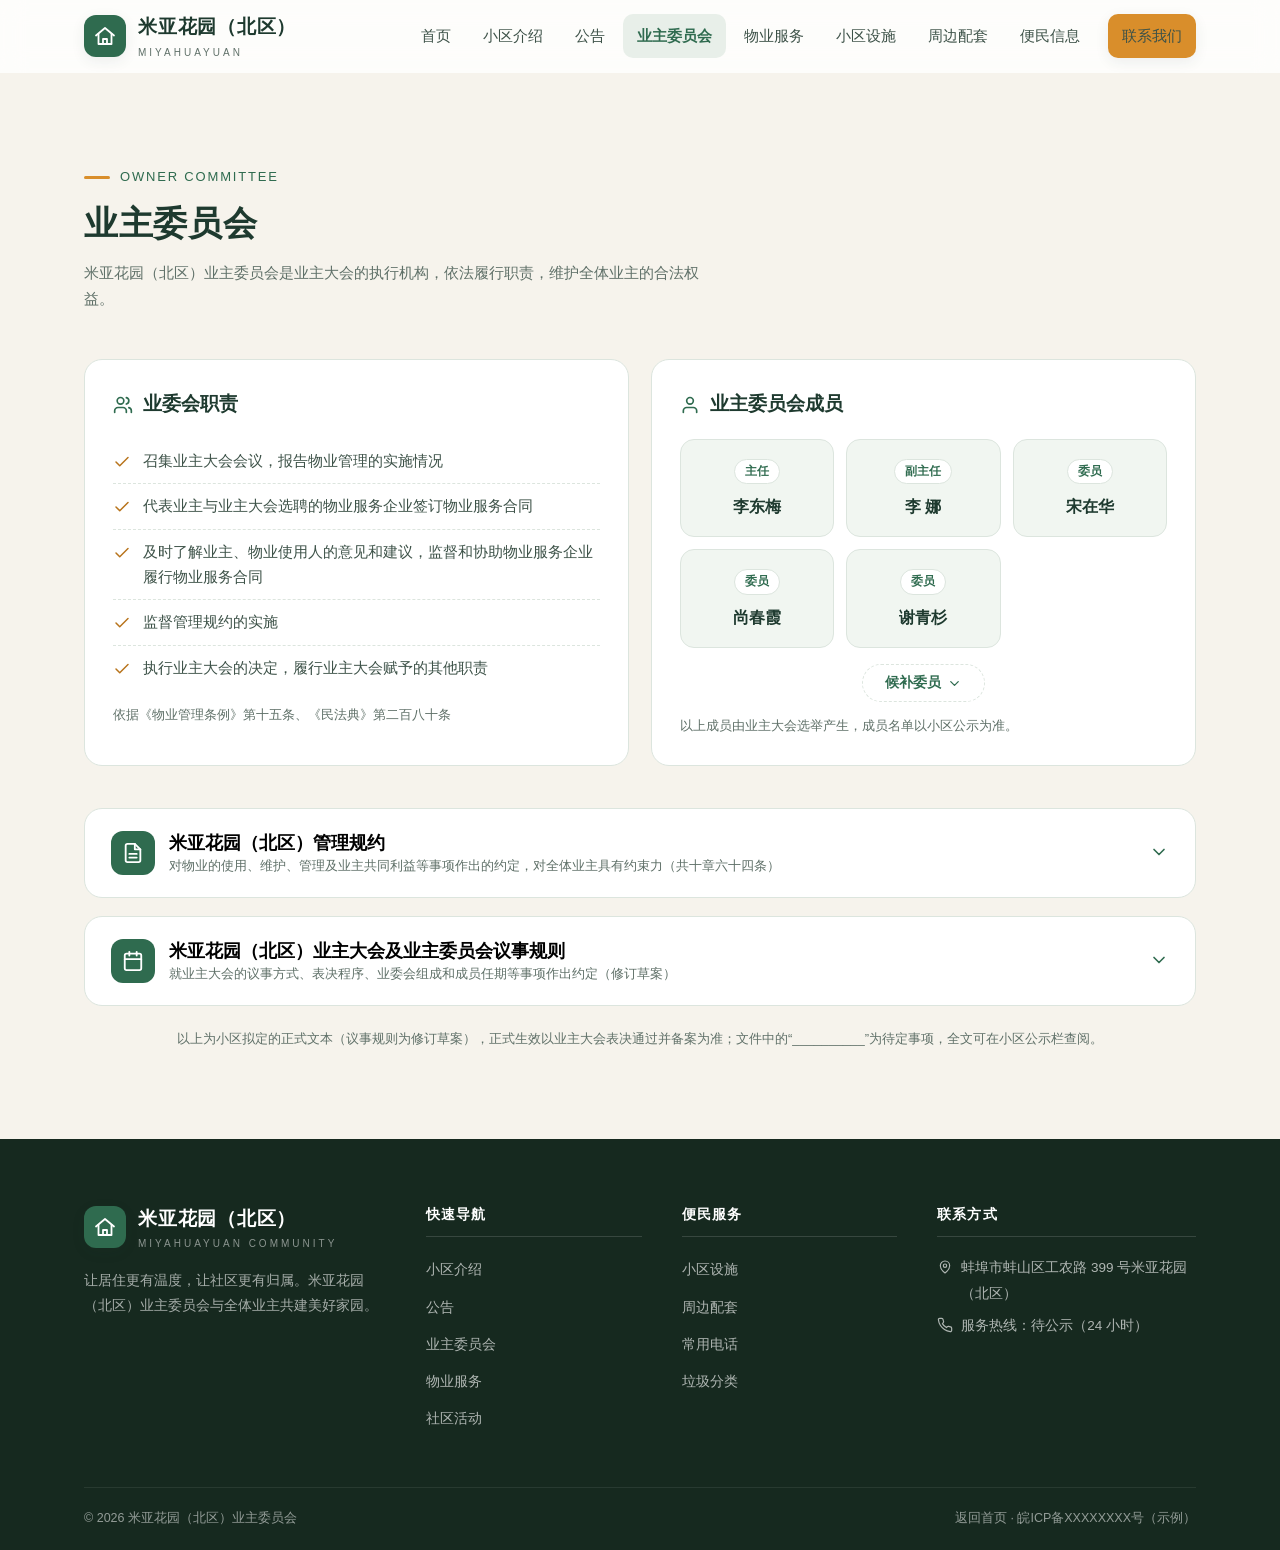
<file: committee.html>
<!DOCTYPE html>
<html lang="zh-CN">
<head>
<meta charset="UTF-8">
<meta name="viewport" content="width=device-width, initial-scale=1.0">
<title>业主委员会 · 米亚花园（北区）</title>
<meta name="description" content="米亚花园（北区）业主委员会：成员公示、职责说明与《管理规约》《议事规则》全文。">
<link rel="stylesheet" href="https://miaoda.feishu.cn/fonts/css2?family=Noto+Serif+SC:wght@500;600;700;900&family=Noto+Sans+SC:wght@300;400;500;700&display=swap">
<link rel="stylesheet" href="assets/css/site.css">
</head>
<body>

<header class="site-header" id="siteHeader">
  <div class="container nav">
    <a href="index.html" class="brand" aria-label="米亚花园（北区）首页">
      <span class="brand-logo">
        <svg viewBox="0 0 24 24" fill="none" stroke="currentColor" stroke-width="1.8" stroke-linecap="round" stroke-linejoin="round" width="24" height="24"><path d="M3 11.5 12 4l9 7.5"/><path d="M5.5 10v10h13V10"/><path d="M10 20v-5h4v5"/></svg>
      </span>
      <span>
        <span class="brand-name">米亚花园（北区）</span>
        <span class="brand-sub">MIYAHUAYUAN</span>
      </span>
    </a>
    <nav class="nav-links" id="navLinks" aria-label="主导航">
      <a href="index.html">首页</a>
      <a href="index.html#about">小区介绍</a>
      <a href="notices.html">公告</a>
      <a href="committee.html" class="active">业主委员会</a>
      <a href="index.html#service">物业服务</a>
      <a href="index.html#facilities">小区设施</a>
      <a href="index.html#around">周边配套</a>
      <a href="index.html#life">便民信息</a>
      <a href="index.html#contact" class="nav-cta">联系我们</a>
    </nav>
    <button class="nav-toggle" id="navToggle" aria-label="打开菜单" aria-expanded="false">
      <svg viewBox="0 0 24 24" fill="none" stroke="currentColor" stroke-width="2" stroke-linecap="round"><path d="M4 7h16M4 12h16M4 17h16"/></svg>
    </button>
  </div>
</header>

<main>
<!-- ===== 业主委员会 ===== -->
<section class="section section--sage" id="committee" style="padding-top:160px;">
  <div class="container">
    <div class="sec-head">
      <span class="sec-eyebrow">Owner Committee</span>
      <h2 class="sec-title">业主委员会</h2>
      <p class="sec-sub">米亚花园（北区）业主委员会是业主大会的执行机构，依法履行职责，维护全体业主的合法权益。</p>
    </div>

    <div class="committee-grid">
      <div class="committee-card">
        <h4>
          <svg viewBox="0 0 24 24" fill="none" stroke="currentColor" stroke-width="2" stroke-linecap="round" stroke-linejoin="round"><path d="M16 21v-2a4 4 0 0 0-4-4H6a4 4 0 0 0-4 4v2"/><circle cx="9" cy="7" r="4"/><path d="M22 21v-2a4 4 0 0 0-3-3.87"/><path d="M16 3.13a4 4 0 0 1 0 7.75"/></svg>
          业委会职责
        </h4>
        <ul class="duty-list">
          <li>
            <svg viewBox="0 0 24 24" fill="none" stroke="currentColor" stroke-width="2" stroke-linecap="round" stroke-linejoin="round"><polyline points="20 6 9 17 4 12"/></svg>
            召集业主大会会议，报告物业管理的实施情况
          </li>
          <li>
            <svg viewBox="0 0 24 24" fill="none" stroke="currentColor" stroke-width="2" stroke-linecap="round" stroke-linejoin="round"><polyline points="20 6 9 17 4 12"/></svg>
            代表业主与业主大会选聘的物业服务企业签订物业服务合同
          </li>
          <li>
            <svg viewBox="0 0 24 24" fill="none" stroke="currentColor" stroke-width="2" stroke-linecap="round" stroke-linejoin="round"><polyline points="20 6 9 17 4 12"/></svg>
            及时了解业主、物业使用人的意见和建议，监督和协助物业服务企业履行物业服务合同
          </li>
          <li>
            <svg viewBox="0 0 24 24" fill="none" stroke="currentColor" stroke-width="2" stroke-linecap="round" stroke-linejoin="round"><polyline points="20 6 9 17 4 12"/></svg>
            监督管理规约的实施
          </li>
          <li>
            <svg viewBox="0 0 24 24" fill="none" stroke="currentColor" stroke-width="2" stroke-linecap="round" stroke-linejoin="round"><polyline points="20 6 9 17 4 12"/></svg>
            执行业主大会的决定，履行业主大会赋予的其他职责
          </li>
        </ul>
        <p class="c-note">依据《物业管理条例》第十五条、《民法典》第二百八十条</p>
      </div>

      <div class="committee-card">
        <h4>
          <svg viewBox="0 0 24 24" fill="none" stroke="currentColor" stroke-width="2" stroke-linecap="round" stroke-linejoin="round"><path d="M20 21v-2a4 4 0 0 0-4-4H8a4 4 0 0 0-4 4v2"/><circle cx="12" cy="7" r="4"/></svg>
          业主委员会成员
        </h4>
        <div class="member-grid">
          <div class="member-card">
            <span class="m-role">主任</span>
            <span class="m-name">李东梅</span>
          </div>
          <div class="member-card">
            <span class="m-role">副主任</span>
            <span class="m-name">李  娜</span>
          </div>
          <div class="member-card">
            <span class="m-role">委员</span>
            <span class="m-name">宋在华</span>
          </div>
          <div class="member-card">
            <span class="m-role">委员</span>
            <span class="m-name">尚春霞</span>
          </div>
          <div class="member-card">
            <span class="m-role">委员</span>
            <span class="m-name">谢青杉</span>
          </div>
        </div>
        <button class="member-more" id="memberMore" type="button" aria-expanded="false">
          候补委员
          <svg viewBox="0 0 24 24" fill="none" stroke="currentColor" stroke-width="2" stroke-linecap="round" stroke-linejoin="round"><polyline points="6 9 12 15 18 9"/></svg>
        </button>
        <div class="member-grid member-alt" id="memberAlt" hidden>
          <div class="member-card">
            <span class="m-role">候补委员</span>
            <span class="m-name">王庆伟</span>
          </div>
          <div class="member-card">
            <span class="m-role">候补委员</span>
            <span class="m-name">杨玉华</span>
          </div>
          <div class="member-card">
            <span class="m-role">候补委员</span>
            <span class="m-name">翟学霞</span>
          </div>
        </div>
        <p class="c-note">以上成员由业主大会选举产生，成员名单以小区公示为准。</p>
      </div>
    </div>

    <div class="doc-wrap">
      <div class="doc-card" id="docRule">
        <button class="doc-head" type="button" aria-expanded="false">
          <span class="d-ic">
            <svg viewBox="0 0 24 24" fill="none" stroke="currentColor" stroke-width="2" stroke-linecap="round" stroke-linejoin="round"><path d="M14 2H6a2 2 0 0 0-2 2v16a2 2 0 0 0 2 2h12a2 2 0 0 0 2-2V8z"/><polyline points="14 2 14 8 20 8"/><line x1="16" y1="13" x2="8" y2="13"/><line x1="16" y1="17" x2="8" y2="17"/></svg>
          </span>
          <span>
            <span class="d-title">米亚花园（北区）管理规约</span>
            <span class="d-sub">对物业的使用、维护、管理及业主共同利益等事项作出的约定，对全体业主具有约束力（共十章六十四条）</span>
          </span>
          <span class="d-arrow">
            <svg viewBox="0 0 24 24" fill="none" stroke="currentColor" stroke-width="2" stroke-linecap="round" stroke-linejoin="round"><polyline points="6 9 12 15 18 9"/></svg>
          </span>
        </button>
                <div class="doc-body">
          <div class="doc-chapter">
            <h5>第一章 总则</h5>
            <ol>
              <li>第一条 为维护本物业管理区域内的全体业主和物业使用人的合法权益，保障物业的安全、合理使用，营造美好宜居环境，根据《中华人民共和国民法典》《物业管理条例》《安徽省物业管理条例》等有关法律法规，结合本物业管理区域实际，制定本管理规约。</li>
              <li>第二条 本管理规约经征求属地街道办事处（乡镇人民政府）、居（村）民委员会的意见后，由业主大会会议通过，对物业管理区域内的全体业主和物业使用人均具有约束力。物业使用人违反本管理规约的规定，相关业主应当承担连带责任。“业主”指房屋等物业的所有权人。“物业使用人”指房屋等物业的承租人和其他实际合法使用房屋等物业的人，物业服务企业除外。物业的抵押人和抵押权人以及其他相关利益人在物业管理活动中均受本管理规约约束。</li>
              <li>第三条  本物业管理区域为商住混合性质，其中一至二层规划用途为商业（菜市场），三至六层规划用途为住宅。本规约旨在平衡商业经营必要性与住宅居住安宁性，维护全体业主的共同利益与合法权益。</li>
              <li>第四条 业主、物业使用人在物业使用中，应遵守本物业管理区域消防安全、电梯使用、高空抛物、车辆停放、杂物堆放、空调安装、装饰装修、动物饲养、垃圾分类、房屋出租、噪声污染等管理制度及约定和属地街道办事处（乡镇人民政府）、居（村）民委员会关于物业使用的有关要求，不得从事法律、法规、规章和规范性文件中规定的禁止性行为。</li>
            </ol>
          </div>
          <div class="doc-chapter">
            <h5>第二章 物业基本情况</h5>
            <ol>
              <li>第五条 本物业管理区域内物业的基本情况（一）物业名称：米亚花园北区；（二）坐落位置：蚌埠市蚌山区黄庄街道；（三）物业类型：综合；（四）物业管理区域四至：东至：   工农路     ；南至：   红旗三路   ；西至：   红旗三小   ；北至：   西泉小区   ；（有物业管理区域划分意见书的，具体附后）；（五）物业管理区域概况：总占地面积__________平方米、物业总建筑面积__________平方米，总户数__________；（六）物业服务用房建筑面积__________平方米，其中：物业服务用房用于办公的（物业管理办公用房）建筑面积__________平方米，坐落：；物业服务用房用于经营的（物业管理经营用房）建筑面积为__________平方米，坐落：；（七）业主大会及业主委员会办公地点：__________。</li>
              <li>第六条 功能分区说明（一）本小区规划功能混合，全体业主共同拥有共有部分。但基于使用性质差异，管理上实行“相对分区”原则。（二）住宅区域（主要指三至六层及周边紧邻的公共活动空间）的安宁、安全与卫生环境享有优先保护权。（三）商业区域（主要指一、二层菜市场及指定卸货区、商业垃圾房）的经营不得对住宅区域造成超出法律法规和本规约允许范围的干扰。</li>
            </ol>
          </div>
          <div class="doc-chapter">
            <h5>第三章 物业管理服务</h5>
            <ol>
              <li>第七条 物业服务收费可以采取包干制或酬金制方式，具体根据物业服务合同约定。</li>
              <li>第八条 业主按照物业服务合同约定按时足额向物业服务企业支付物业费等费用；业主转让物业专有部分的，应及时结清物业费等费用。</li>
              <li>第九条 业主与物业使用人约定由物业使用人交纳物业费等费用的，从其约定，业主负连带交纳责任。物业使用人未按约定交纳的，由业主交纳物业费等费用。</li>
              <li>第十条 业主委托物业服务企业提供物业服务合同约定以外服务项目的，其费用由双方另行约定。</li>
              <li>第十一条 业主应向物业服务企业提供真实有效的联系方式（包括联系电话、送达地址等），便于相关服务信息及紧急情况的通知或送达；联系方式发生变更，应及时联系物业服务企业更新信息。</li>
              <li>第十二条 业主应响应公共卫生事件、治安事件、消防救援以及恶劣天气影响等紧急情况的处理方案，配合物业服务企业开展应急处置相关工作。</li>
              <li>第十三条 对本物业管理区域内违反有关治安、消防安全、电梯使用、高空抛物、车辆停放、杂物堆放、空调安装、装饰装修、动物饲养、垃圾分类、房屋出租、噪声污染等方面法律法规和本管理规约规定的行为，物业服务企业应当及时劝阻、制止，收集固定相关证据；劝阻、制止无效的，及时向小区执法相关部门报告并协助处理，同时报告业主委员会、居（村）民委员会。</li>
            </ol>
          </div>
          <div class="doc-chapter">
            <h5>第四章 物业的使用和维护</h5>
            <ol>
              <li>第十四条 业主对物业的专有部分享有占有、使用、收益和处分的权利，但不得侵害其他人的合法权益。</li>
              <li>第十五条 业主、物业使用人应当按照下列规定使用物业：（一）自觉维护物业的整洁、美观和共用部位、通道的畅通及共用设施设备的完好；（二）当物业的专有部分出现影响他人正常使用的情况时，业主、物业使用人或物业服务企业应当及时维修，消除隐患，依法承担修复或赔偿责任；（三）不得占用、损坏本物业的共用部位、共用设施设备或改变其使用功能，因搬迁、装饰装修等原因确需合理使用共用部位、共用设施设备的，应事先通知物业服务企业并确定使用范围和时限，并在约定的期限内恢复原状，造成损失的，应予赔偿。（四）对业主、物业使用人享有使用权的绿地等，不得私自改造、破坏。</li>
              <li>第十六条 业主、物业使用人使用物业时不得有下列行为：（一）拆改住宅房屋或者与其结构垂直连体的非住宅房屋的基础、墙体、梁、柱、楼板等承重结构，损坏共用的设施设备，在外墙上拆改、增设门窗，或者扩大原有门窗尺寸，损坏和改变房屋外貌；（二）在楼板、阳台、露台、屋顶超荷载铺设材料或者堆放物品、在室内增设超荷载分隔墙体；在外墙安装存在安全隐患、有碍观瞻或者破坏小区整体环境的物品；（三）擅自改变房屋设计用途；（四）占用共用部位和消防通道，损坏共用的设施设备或者移装共用设备；（五）在庭院、车位、平台、屋顶、露台或者其他场地搭建建筑物、构筑物；（六）违反有关规定存放易燃、易爆、剧毒、放射性物品和燃放烟花爆竹及排放有毒、有害、危险物质；（七）法律、法规和规章禁止的其他行为。</li>
              <li>第十七条 业主和物业使用人应当按照设计用途使用物业，不得违反法律法规以及本管理规约的规定改变房屋使用用途。业主确需改变房屋设计用途的，除遵守法律、法规外，应当经有利害关系的业主书面同意后，报自然资源和规划等部门批准，依法办理相关手续，将有关部门审批的资料报送物业服务企业留存，并告知业主委员会、居（村）民委员会。</li>
              <li>第十八条 业主、物业使用人应遵守法律法规、规章和本管理规约的规定，按照有利于物业使用安全、整洁以及公平合理、不损害公共利益和他人利益的原则，正确处理供电、供水、供热、供气、排水、通行、通风、采光、管线铺设、建筑维修、装饰装修、环境卫生、环境保护、秩序维护等方面的相邻关系。</li>
              <li>第十九条 根据《中华人民共和国大气污染防治法》和《蚌埠市燃放烟花爆竹管理规定》等相关规定，业主、物业使用人禁止在物业管理区域内燃放烟花爆竹。</li>
              <li>第二十条 使用电梯，应自觉遵守《蚌埠市电梯安全管理条例》，不得有下列行为：（一）乘用明示处于禁止使用状态的电梯；（二）乘用超过额定载荷的电梯；（三）将电动自行车、摩托车、三轮车带入载人电梯；（四）采用非安全方法开启电梯层门、轿厢门；（五）用尖锐物体点击电梯按钮或者随意启动紧急报警装置；（六）吸烟、蹦跳，或者涂改、污损、撕毁电梯使用标志、安全警示标志等；（七）在运行的自动扶梯、自动人行道上逆行、追逐或者在出入口处滞留；（八）损坏、拆除电梯部件及其附属设施；（九）携带易燃易爆物品、危险物质或者其他可能影响电梯安全的物品；（十）扰乱电梯使用秩序、危及电梯运行安全的其他行为。监护人应当履行对被监护人安全乘用电梯的监护义务。</li>
              <li>第二十一条 业主、物业使用人应当加强安全防范意识，自觉遵守有关规章制度和维护家庭人身财产安全和本物业的使用安全，配合物业服务企业做好防火防盗工作。如发生煤气泄漏、漏电、火灾、水管破裂、交通事故、协助公安机关执行任务等突发事件，物业服务企业协助相关职能部门、单位采取紧急避险措施，业主、物业使用人应积极配合。</li>
              <li>第二十二条 业主、物业使用人应当遵守法律、法规、规章和规范性文件的规定，依法依规使用和维护本物业管理区域内的消防设施设备，并遵守下列规定：（一）不得占用、堵塞、封闭消防通道、消防登高面；（二）不得在消防楼梯、单元过道、楼顶消防逃生平台等公共部位堆放物品、杂物或搭建构筑物及其附属设施；（三）不得损坏消防设施设备、影响消防安全；（四）不得擅自使用、挪用物业区域内的消防设施、设备；（五）不得擅自动用消防用水；（六）不得私拉电线，违规为非机动车、平衡车等充电；（七）不得在高层民用建筑公共门厅、疏散走道、楼梯间、安全出口停放电动自行车或者为电动自行车充电；（八）违反消防安全的行为被公安、消防等部门责令整改的，应当按照要求及时整改；（九）__________。如有违反上述行为的，由物业服务企业或业主委员会予以劝阻、制止；劝阻、制止无效的，及时报告公安、消防等部门，并收集固定相关证据、协助处理。</li>
              <li>第二十三条 业主、物业使用人发现有人为损坏或非法动用消防设施的，应立即通知物业服务企业。物业服务区域内的火灾报警系统为紧急情况下使用，不得随意启动，以免影响火灾报警系统的正常生活。</li>
              <li>第二十四条 物业服务企业可对公共部位堆放的杂物和搭建的构筑物及其附属设施进行及时清理，对重大安全隐患立即进行清理或者对一般安全隐患已履行提前告知（公告）的情况下进行清理。</li>
              <li>第二十五条 业主、物业使用人应防止物业专有部分设施、搁置物、悬挂物等脱落、坠落，严禁高空抛物行为，防范高空坠物事件的发生。物业服务企业一旦发现高空抛物行为发生，应该立即向公安机关报警，并协助取证。物业服务企业为维护公共安全，经业主共同决定可安装监控查找高空抛物、高空坠物发生情况，因高空抛物、高空坠物造成的损失依法由责任人承担。</li>
              <li>第二十六条 物业管理区域内实行生活垃圾分类和定时定点投放制度的，业主和物业使用人为生活垃圾分类投放的责任人，遵守下列规定：（一）业主、物业使用人按照相关法律、法规、规章的规定，对其产生的生活垃圾进行分类投放；（二）规范使用垃圾驿站、垃圾分类收集容器等生活垃圾分类设施设备；（三）不属于生活垃圾的，按照相关规定处理，不得随便丢弃；（四）__________。如有违反上述行为的，由物业服务企业或业主委员会予以劝阻、制止；劝阻、制止无效的，向有关行政主管部门报告，并收集固定相关证据、协助处理。</li>
              <li>第二十七条 业主、物业使用人在装饰装修及物业使用过程中，不得违法搭建、改建建筑物、构筑物，并遵守下列规定：（一）不得将房屋内卧室、起居室、阳台等部位改为卫生间或厨房间，不得改变卫生间、厨房间的原始设计位置；（二）不得改变房屋的基础、承重墙体、梁柱、楼盖、屋顶等房屋原始设计承重结构；（三）不得擅自改变房屋外立面；（四）__________。如有违反上述行为的，由物业服务企业或业主委员会予以劝阻、制止，劝阻、制止无效的，应向城管执法等部门报告，并收集固定相关证据、协助处理；物业服务企业对用于违法搭建的施工机械、材料等可采取禁止进入物业管理区域的措施。</li>
              <li>第二十八条 业主、物业使用人进行装饰装修时，遵守下列规定：（一）遵守国家、省、市的相关规定以及本管理规约约定，遵守装饰装修的注意事项；（二）需要装饰装修房屋的，应当事先告知物业服务企业，并按照装饰装修的有关规定办理手续。物业服务企业应当将房屋装饰装修中的禁止行为和注意事项告知业主、物业使用人，与物业服务企业、施工单位、业主或物业使用人签订装饰装修服务三方协议，业主或物业使用人未委托施工单位进行装修的，由装修施工班组负责人签订；（三）在指定地点放置装饰装修材料及装修垃圾，不得擅自占用共用部位和公共场所，房屋装修期间产生的建筑垃圾，投放在规定的建筑垃圾堆放点，业主可自行清运，需要物业服务企业代为清运的，由双方协商确定费用：__________；（四）施工期间应采取有效措施，减轻或避免施工过程中对相邻业主或物业使用人日常生活造成的影响，施工时间：上午     :     ～     :     、下午     :     ～     :     ，其他时段不得从事敲、凿、刨、钻等影响休息的装修行为。因特殊情况需要在规定时间外进行施工的，应事先取得相邻业主的同意，书面告知物业服务企业后实施，并尽可能缩短施工时间；中考、高考等特殊期间，应遵守市、县（区）人民政府作出的限制性规定；（五）不得擅自扩大承重墙上原有门窗尺寸，拆除连接阳台的砖、混凝土墙体。合理使用水、电、气等共用设施设备，不得擅自拆改及封闭检修口；（六）因装饰装修房屋影响物业共用部位、共用设施设备的正常使用以及侵害相邻业主合法权益的，应及时恢复原状并承担相应的赔偿责任。（七）按规定可以安装防盗网的，应按照统一的标准制作安装，以保持本物业管理区域外观统一；发现装饰装修企业、施工人员或物业服务企业有强制装饰装修行为的，应及时向公安机关或有关行政主管部门报告。</li>
              <li>第二十九条 业主、物业使用人应按照房屋设计预留的位置安装空调，未预留位置的，在物业服务企业指导下进行安装，并按要求做好噪音及冷凝水的处理。不得在空调设备上增加其他负载，并定期对空调设备的安全进行检查和维护。发生下列情况之一的，业主、物业使用人应当及时采取措施消除安全隐患：（一）空调设备超过设计使用期限的；（二）空调设备安装架和紧固件出现松动或者严重锈蚀的；（三）物业服务企业告知空调设备安装架和紧固件出现松动或者严重锈蚀的；（四）__________。业主、物业使用人使用空调产生噪声超过有关环境噪声标准的，应当停止使用，并采取维修、更新等有效措施，降低噪声影响。</li>
              <li>第三十条 饲养宠物时，应遵守宠物饲养管理相关规定：（一）应持证饲养、做好宠物定期防疫；（二）小区内（含公共区域及业主户内）不得饲养家畜、家禽，小区内发现流浪动物（如猫、狗等），及时通知物业服务企业处置；（三）应遵守社会公德，遛犬（宠物）要按规定拴好牵引绳，及时清理宠物粪便；（四）宠物不得扰民，违规饲养影响业主导致投诉，饲养人应及时整改，物业服务企业可督促、检查、处置此类事项，可要求相关业主进行整改，拒不整改的，可向有关部门举报和投诉；（五）遛放宠物须遵照约定时间进行，犬类等遛放时间遵守相关规定；（六）携带宠物进入公共场所（包括电梯内），须做好安全防范措施，以防伤及他人，造成人身伤害的，依法承担法律责任；（七）因饲养或遛放宠物未遵守规定而产生的不良后果由宠物饲养人、遛放人承担相关责任。本物业管理区域内的养犬行为以及相关管理活动，应遵守2020年5月1日起施行的《蚌埠市养犬管理条例》。</li>
              <li>第三十一条 业主、物业使用人在物业使用中，应遵守下列规定：（一）机动车管理：详见第五章专章规定；（二）非机动车管理：所有电动自行车须在指定充电桩充电，严禁“飞线”充电、入楼入户。商业从业人员的非机动车应在指定商业员工停放区停放；（三）宠物饲养：按第三十条执行；（四）防盗窗、网、门、栅安装：应按照统一标准制作安装，保持外观统一；（五）晒衣架安装：应在指定区域或设计位置安装，不得影响外立面美观及公共安全；（六）太阳能热水器安装：应经批准并在指定位置安装，不得损坏屋面防水及承重结构；（七）封闭阳台：应遵守统一设计方案，不得擅自改变外观及结构；（八）__________。</li>
              <li>第三十二条 业主、物业使用人在物业使用中，除遵守前述条款外，应特别遵守下列规定：（一）噪音控制：菜市场营业时间建议为6:00-20:00。夜间22:00至次日6:00严禁进行产生噪音的装卸货、清理、运输等活动。市场内及商铺不得使用外置音响设备招揽顾客。（二）环境卫生：菜市场及商铺产生的生活垃圾、厨余垃圾及经营性垃圾，须严格分类、袋装密封，并于每日21:00前投放至指定的商业垃圾集中点，由相关单位清运。严禁与住宅生活垃圾混投，严禁在公共区域冲洗、堆放。商户须履行“门前三包”责任。（三）货物堆放：严禁占用消防通道、住宅大堂、公共走廊、楼梯间等任何公共区域进行理货、分拣、长期堆放货物或商品。</li>
              <li>第三十三条 公共活动与商业标识（一）广场舞等群体活动时间不得早于7:00或晚于21:00，音量白天不得超过60分贝，晚上不得超过50分贝。活动地点应远离住宅楼核心区域。中考、高考等特殊期间，按政府规定执行。（二）禁止以任何形式对本物业管理区域内的公共部位进行破坏，例如在电梯、外墙、公共卫生间等公共部位粘贴广告、乱涂乱画等，若破坏须恢复原状并赔偿损失；（三）沿街商铺布设广告牌、条幅、悬挂物、灯饰等必须统一、美观，安装规范、牢固，并做好防护措施，若发生安全事故的由责任人承担。本物业管理区域内的商铺店招等须按规定经相关部门审核批准，并到物业服务企业登记。</li>
            </ol>
          </div>
          <div class="doc-chapter">
            <h5>第五章 车辆停放管理</h5>
            <ol>
              <li>第三十四条 进入小区车辆须遵守以下车辆行驶和停放规定：（一）购买或租用固定车位（库）的业主、物业使用人需携带购买合同或租赁合同至物业服务企业办理登记手续；（二）车辆分类管理1. 住宅业主车辆：指服务于住宅业主/住户日常生活的私家车。拥有规划内“住宅停车位”使用权的车辆，经登记授权后可进入住宅车辆停放区域。2. 商业货运车辆：指为菜市场商户运送货物的车辆。仅允许在规划指定的“货车停车处”临时停放，严格遵守即停即走原则，卸货时间限定于每日5:00-7:00, 14:00-16:00，严禁超时占用或停放过夜。非卸货时段不得进入住宅车辆停放区域。3. 访客及临时车辆：须经被访业主确认，按指引停放在指定的临时泊位（如：小区东南侧临时停车位）。外来购物顾客车辆原则上不得进入小区内部，应引导至外部公共停车场。（三）费用与优先权：住宅配套车位的使用费、管理费标准，由业主大会在法律框架内决定。在车位资源紧张时，住宅业主车辆享有绝对优先使用权。商业区域不得以任何形式长期占用住宅配套车位资源。（四）所有车辆在通过挡车器时，必须等挡杆逐一开启后方可进出，严禁跟车，造成设备损坏的由车辆使用人承担；（五）所有车辆进入小区需严格做到“一慢、二看、三通过”，并且按照园区的限速、限鸣、限高等标志行驶，造成损失由违规者承担；（六）严禁机动车和非机动车行驶、停放时车轮碾压绿化带；（七）自行车、电动车和三轮车等非机动车，进入小区后应减速慢行或推行，且整齐有序地停放在指定的非机动车停放处；（八）未经业主共同决定，禁止擅自在停车位上安装任何装置，车辆停放期间，防盗报警器应使用静音，防止发生噪音影响他人正常的生活、学习、工作和休息。</li>
              <li>第三十五条 停放在小区内的机动车，应注意安全；机动车使用人应配合物业服务企业对车辆行驶、停放秩序进行管理，人离车时要将车内贵重物品拿走，并关好车窗，锁好车门，谨防失窃。</li>
              <li>第三十六条 停放在小区的机动车如发生刮擦、碰撞等事故，应及时报警按交通事故处置，物业服务企业予以协助处理。</li>
              <li>第三十七条 物业服务企业应劝阻和制止违反车辆行驶和停放规定的行为，劝阻和制止不成可以在物业管理区域内公开曝光。对于占用消防通道停车等违反公共安全的行为，物业服务企业应立即报告消防救援部门处理，在紧急情况下可采取移车等必要措施，因移车造成的损失由该车主承担。</li>
              <li>第三十八条 对违反车辆行驶和停放规定的行为，其他业主、物业使用人予以劝阻、制止，并协助物业服务企业对违规行为进行管理。</li>
            </ol>
          </div>
          <div class="doc-chapter">
            <h5>第六章 物业的维修</h5>
            <ol>
              <li>第三十九条 业主对物业专有部分的维修养护行为不得妨碍其他业主的合法权益。</li>
              <li>第四十条 因维修养护物业确需进入相关业主的物业专有部分时，业主或物业服务企业应事先告知相关业主，相关业主应给予支持和配合；相关业主阻挠维修养护而造成物业损坏及其他损失的，应承担相应责任。</li>
              <li>第四十一条 发生危及公共利益或其他业主合法权益的紧急情况下，必须及时进入物业专有部分进行抢修但无法通知相关业主的，物业服务企业应向相邻业主和业主委员会说明情况，在公安机关或居（村）民委员会的见证下，可进入相关业主的物业专有部分进行抢修，事后应及时通知相关业主并做好善后工作，抢修产生的相关费用由责任人承担。</li>
              <li>第四十二条 因公共利益或者维修养护物业，业主确需临时占用、挖掘道路、场地、绿地及其他共用部位、共用设施设备的，应征得业主委员会、物业服务企业、直接利害关系人的同意，并依法办理相关手续，事后在约定期限内恢复原状。</li>
              <li>第四十三条 物业存在安全隐患，危及公共利益和其他业主合法权益时，责任人应当及时采取措施消除隐患。</li>
              <li>第四十四条 人为原因造成共用部位、共用设施设备损坏的，由责任人负责修复并承担费用。</li>
              <li>第四十五条 建设单位应按国家规定的保修期限和保修范围承担物业的保修责任。在保修期内出现的质量问题由建设单位在约定时限内解决。建设单位未及时履行保修责任的，由建设行政管理部门督促建设单位履行保修责任；建设单位不履行保修责任或因歇业、破产等原因无法履行保修责任的，可以按相关规定启动使用保修金。</li>
              <li>第四十六条 本物业管理区域建立的物业专项维修资金专项用于物业保修期满后物业共用部位、共用设施设备的维修和更新、改造，其归集、使用、管理执行国家、省、市的相关规定。</li>
            </ol>
          </div>
          <div class="doc-chapter">
            <h5>第七章 物业的转让、租赁</h5>
            <ol>
              <li>第四十七条 物业出租应当遵守相关法律、法规、规章等相关规定，尊重社会公德，不得危及物业的安全，不得损害其他业主的合法权益。</li>
              <li>第四十八条 住房出租应当遵守《城市房屋租赁管理办法》以及相关配套政策。</li>
              <li>第四十九条 物业出租人应当协同承租人依法办理房屋租赁登记备案手续，同时按规定将租客信息向居（村）民委员会或公安派出所报送登记。</li>
              <li>第五十条 物业转让或者出租时，业主须将本管理规约、物业服务收费标准作为转让合同或者租赁合同的附件，由受让人或承租人作出书面承诺。物业转让或者出租后，当事人应当于物业转让合同或者租赁合同签订之日起10日内，将转让或者出租情况以及相应通讯联系方式书面告知业主委员会和物业服务企业。</li>
            </ol>
          </div>
          <div class="doc-chapter">
            <h5>第八章 物业共有部分的经营与收益分配</h5>
            <ol>
              <li>第五十一条 本物业管理区域内属于全体业主所有的物业管理经营用房、停车场及其他物业共用部位、共用设施设备等（委托物业服务企业或由业主委员会自主）经营，扣除合理经营成本后，所得公共收益可用于以下用途：（一）补充物业专项维修资金；（二）保修期满后物业共用部位、共用设施设备的维修、更新、改造和养护；（三）补充因物业费标准较低、服务成本增加导致的物业服务费用不足；（四）业主大会、业主委员会的工作经费；（五）优先用于弥补因商业运营对住宅公共环境造成的额外管理、维护、损耗成本（以下简称“经营补偿金”），包括但不限于：因商业活动增加的保洁消杀频次、加强安保巡逻、专项管道疏通、公共设施加速折旧的预备金等；（六）用于改善住宅区域居住环境的专项改造；（七）其他改善小区环境等符合全体业主共同利益的用途。</li>
              <li>第五十二条 公共收益分配原则 公共收益在用于前条（一）至（七）项时，应遵循“谁产生、谁补偿”与“住宅优先”相结合的原则。每年度预算应优先保障第（五）项“经营补偿金”的足额计提，具体计提比例和金额由业主委员会根据上年实际情况拟定，报业主大会决定。</li>
              <li>第五十三条 公共收益由社区与业主委员会建立共管账户、聘请会计记账人员集中统一记账等方式进行管理，不得以任何个人或者其他组织名义进行管理，并每半年公示一次收支情况。</li>
              <li>第五十四条 公共收益单次使用金额在          万元以上的，经社区党组织审议后提交业主大会决定。公共收益单次使用金额在          万元以下的，业主委员会会议决定后向社区党组织报备，并在本物业管理区域内公告。</li>
              <li>第五十五条 公共收益收支情况按规定或每年进行一次审计，并将审计报告在本物业管理区域内公告栏、每幢房屋门栋公告          日（不少于7日）。物业服务企业更换，业主委员会届满或终止，或者业主委员会负责人离职的，须对公共收益收支情况进行审计，并将审计报告在本物业管理区域内公告栏、每幢房屋门栋公告          日（不少于7日）。</li>
              <li>第五十六条 对公共收益收支情况进行审计的，相关费用从公共收益中列支。</li>
            </ol>
          </div>
          <div class="doc-chapter">
            <h5>第九章 违约责任</h5>
            <ol>
              <li>第五十七条 业主、物业使用人应自觉遵守管理规约，违反管理规约的，造成业主物业损害或业主共同利益受损的，受损害业主、业主委员会、物业服务企业可依法向人民法院提起诉讼。</li>
              <li>第五十八条 为维护业主的共同利益，业主大会同意在物业管理服务活动中授予物业服务企业以下权利：（一）根据物业管理法律、法规、规章和本管理规约的规定，由物业服务企业制定物业共用部位、共用设施设备和相关场地维修、养护、管理、使用等各项管理制度，并督促业主、物业使用人遵守执行；（二）以告知、劝阻等必要措施制止业主、物业使用人违反物业管理法律法规规章、物业服务合同、管理制度和本管理规约的行为，拒不改正的，物业服务企业可以采取下列措施：1. 物业服务企业可对公共部位堆放的杂物和搭建的构筑物及其附属设施进行及时清理，对重大安全隐患立即进行清理或者对一般安全隐患已履行提前告知（公告）的情况下进行清理；2. 对于占用消防通道、故意堵塞出入口等严重影响公共安全和业主正常生活的特殊情况下，物业服务企业可以在居（村）民委员会或业主委员会的见证下，采用拖车等方式解除隐患，可对私拉电线和其他违规充电等行为进行应急处置（包括制止违规充电行为、对违规充电的充电设备临时管理、对违规停放的非机动车移车等）；3. 物业服务企业可以联合居（村）民委员会、业主委员会以书面形式将业主、物业使用人高空抛物、堵塞消防通道等危害公共安全的行为通报其所在工作单位，由其单位协助劝导、消除影响等；4. 业主在装饰装修工程开工前，未到物业服务企业办理登记手续的，业主出现本规约第二十七、二十八条等约定的违规装修行为物业服务企业对其制止无效的，物业企业可以禁止装饰装修施工人员和材料进入物业管理区域。5. 对于违反本规约第四章第三十二条（商业活动规定）、第五章车辆管理规定的行为，经三次劝阻无效，物业服务企业有权采取限制该商户/车辆进入相关区域、暂停提供特定服务等措施，并报告业主委员会和社区。</li>
              <li>第五十九条 业主、物业使用人未按物业服务合同约定交纳物业费等费用的，经书面催交，无正当理由逾期仍不交费的，业主委员会可以采用以下措施协助物业服务企业进行催交：1. 业主违约逾期不支付物业费超过     __     个月，物业服务人员可在物业管理区域内显著位置公示业主欠费信息（应隐藏关键信息，不得公示业主身份证号码、电话号码、姓名的全部部分，例：户号：1号楼103，张**，欠费金额：XXX元）。2. 业主仍不缴纳的，业主委员会可通过发放催缴通知、限制欠费业主行使共同管理权、协助物业服务企业依法追交。3. __________。</li>
              <li>第六十条 违反有关法律、法规、规章或者本管理规约造成其他业主人身伤害、财产损失的，责任人应负赔偿责任。</li>
              <li>第六十一条 （违约金条款） 本物业管理区域内业主、物业使用人如违反本管理规约，经劝阻无效的，应承担违约责任。针对以下高频违规行为，设定违约金标准：（一）违反车辆管理规定（第五章），占用住宅专属车位或超时占用卸货车位的，每次处以200元违约金。（二）违反商业活动管理规定（第四章第三十二条第（一）款），产生严重扰民噪音的，每次处以100元违约金。（三）违反商业活动管理规定（第四章第三十二条第（二）、（三）款），乱堆乱放垃圾、污物或占用公共区域堆放货物的，每次处以100元违约金。违约金归属本物业管理区域内业主共有，纳入公共收益账户。由业主委员会负责催缴，拒不交纳的，可依法提起诉讼。本条款不影响其他法律责任的追究。</li>
            </ol>
          </div>
          <div class="doc-chapter">
            <h5>第十章 附则</h5>
            <ol>
              <li>第六十二条 本管理规约自业主大会会议通过之日起生效。未尽事宜的修订、补充，经业主大会会议表决通过后，作为本规约的组成部分。</li>
              <li>第六十三条 本管理规约如有与现行法律、法规、规章相抵触的条款，则该条款无效，但不影响其他条款的效力。</li>
              <li>第六十四条 居（村）民委员会、业主委员会监督本管理规约的实施。</li>
            </ol>
          </div>
        </div>
      </div>

      <div class="doc-card" id="docProcedure">
        <button class="doc-head" type="button" aria-expanded="false">
          <span class="d-ic">
            <svg viewBox="0 0 24 24" fill="none" stroke="currentColor" stroke-width="2" stroke-linecap="round" stroke-linejoin="round"><rect x="3" y="4" width="18" height="18" rx="2" ry="2"/><line x1="16" y1="2" x2="16" y2="6"/><line x1="8" y1="2" x2="8" y2="6"/><line x1="3" y1="10" x2="21" y2="10"/></svg>
          </span>
          <span>
            <span class="d-title">米亚花园（北区）业主大会及业主委员会议事规则</span>
            <span class="d-sub">就业主大会的议事方式、表决程序、业委会组成和成员任期等事项作出约定（修订草案）</span>
          </span>
          <span class="d-arrow">
            <svg viewBox="0 0 24 24" fill="none" stroke="currentColor" stroke-width="2" stroke-linecap="round" stroke-linejoin="round"><polyline points="6 9 12 15 18 9"/></svg>
          </span>
        </button>
                <div class="doc-body">
          <div class="doc-chapter">
            <h5>第一章 总 则</h5>
            <ol>
              <li>第一条　为维护本物业管理区域全体业主的合法权益，规范业主大会、业主委员会的议事活动，根据《中华人民共和国民法典》《物业管理条例》《安徽省物业管理条例》等有关法律法规，制定物业管理区域业主大会及业主委员会议事规则（以下简称“议事规则”）。</li>
              <li>第二条　业主大会、业主委员会遵循党建引领、以人为本、权责统一，以及业主自治原则，开展物业管理活动。对物业管理活动中的重大履职事项，应先召开业主委员会会议讨论，形成共识后再提交业主大会决定。业主委员会在街道办事处（乡镇人民政府）和居（村）民委员会的指导监督下开展工作。业主大会和业主委员会应当依法履行职责，不得作出与物业管理无关的决定，不得从事与物业管理无关的活动。</li>
              <li>第三条　业主大会和业主委员会在职责范围内依法作出的决定对本物业管理区域内的全体业主和物业使用人均具有约束力。任何人不得抵制决定的贯彻执行，不得干扰业主大会和业主委员会的正常工作。</li>
              <li>第四条　业主大会、业主委员会作出决定前，应听取居（村）民委员会的意见，作出决定后应及时向业主公开并报告居（村）民委员会。</li>
              <li>第五条　业主委员会委员应当加强物业管理相关法律法规及业务知识学习，参加相关部门组织的业务培训，不断提高依法履职的能力。</li>
            </ol>
          </div>
          <div class="doc-chapter">
            <h5>第二章 业主大会</h5>
            <ol>
              <li>第六条　物业管理区域范围及相应的业主大会名称（一）物业管理区域范围（附图）：东至：【工农路】；南至：【红旗三路】；西至：【红旗三小】；北至：【西泉小区】；（有物业管理区域划分意见书的，具体附后）。（二）业主大会名称为：蚌埠市蚌山区米亚花园北区业主大会。</li>
              <li>第七条　物业管理区域达到《安徽省物业管理条例》第十五条规定成立业主大会条件的，街道办事处（乡镇人民政府）指导业主成立业主大会筹备组，筹备召开首次业主大会会议。县（区）物业管理行政主管部门应当对筹备召开首次业主大会会议给予业务指导。</li>
              <li>第八条　业主大会决定事项：（一）制定和修改业主大会议事规则；（二）制定和修改管理规约；（三）选举业主委员会或者更换业主委员会成员；（四）选聘和解聘物业服务企业或者其他管理人；（五）使用专项维修资金；（六）听取和审议业主委员会的工作报告、财务报告；（七）听取和审议物业服务人的工作报告、财务报告；（八）改变和撤销业主委员会不适当的决定；（九）决定业主大会、业主委员会工作经费的相关事项；（十）审议物业服务方案，决定物业服务合同、收费标准；（十一）筹集专项维修资金；（十二）改建、重建建筑物及其附属设施；（十三）改变共有部分的用途或者利用共有部分从事经营活动；（十四）有关共有和共同管理权利的其他重大事项。前款业主共同决定事项，应当由专有部分面积占比三分之二以上的业主且人数占比三分之二以上的业主参与表决。决定前款第十项至第十二项规定的事项，应当经参与表决专有部分面积四分之三以上的业主且参与表决人数四分之三以上的业主同意。决定前款其他事项，应当经参与表决专有部分面积过半数的业主且参与表决人数过半数的业主同意。【鉴于本物业管理区域为商住混合性质，在表决前款所列事项中，若经业主委员会认定或经专有部分占建筑物总面积百分之十以上的业主联名提出，该事项将显著影响住宅业主居住安宁、安全或显著改变商业与住宅区域现有利益平衡格局的，应启动前置协商程序。业主委员会应在表决公告发布前，至少提前15日组织住宅业主代表与商业业主代表召开专题协商会议，邀请属地居（村）民委员会派员列席。协商情况应形成纪要，作为表决的参考文件与公告内容一同向全体业主公布。】第九条　业主大会会议应当由专有部分面积占比三分之二以上的业主且人数占比三分之二以上的业主参与表决，由业主委员会按照下列程序组织召开：（一）起草业主大会会议表决的内容、会议召开形式、时间、地点、议题和议程，制定征询意见的内容或表决方式，核实业主身份、人数、专有部分面积、建筑物总面积等情况；（二）会议时间、地点、议题和议程等内容应当经居（村）民委员会备案后，在业主大会会议召开15日前在物业管理区域内显著位置公告，听取业主的意见；（三）按照本议事规则第十六条规定，发放和回收表决票，并应在公告要求的时间内完成投票工作。因客观原因不能按期完成投票工作的，应在居（村）民委员会指导下决定是否延期并在物业管理区域内公告；（四）按照本议事规则第十七条规定，统计表决结果。业主大会会议表决的情况应接受街道办事处（乡镇人民政府）和居（村）民委员会的监督；（五）业主大会会议决定以书面形式在本物业管理区域内公告栏、每幢房屋门栋（单元）公告【7】日（不少于7日），接受业主的查询和监督；（六）业主大会会议应当由业主委员会书面记录并存档。业主委员会应当通过多种方式及途径送达表决票并经业主确认。业主应当积极参与表决，表决票送达并已确认的业主，视为参与表决。业主委托代理人参与表决的，应当采用书面形式。</li>
              <li>第十条　业主大会会议分为定期会议和临时会议。定期会议每年召开【1】次。有下列情形之一的，业主委员会应当自情形发生或收到申请之日起45日内组织召开业主大会临时会议：（一）经专有部分占建筑物总面积百分之二十且占总人数百分之二十以上业主提议，属于业主大会议事范围且提议事项明确、联系人明确的；（二）发生【重大安全事故、重大治安事件或公共卫生事件】等重大情形或者紧急事件需要及时处理的；（三）街道办事处（乡镇人民政府）和居（村）民委员会认为有必要并要求召开的；（四）经专有部分占建筑物总面积百分之二十且占总人数百分之二十以上的住宅业主联名提议，且提议事项涉及住宅区域重大权益的；（五）发生因商业经营活动严重侵害住宅业主共同利益，经业主委员会调解无效等情形的；（六）业主大会议事规则或者管理规约规定的其他情形。业主委员会未按照上述规定及时组织召开业主大会临时会议的，街道办事处（乡镇人民政府）应当督促或者组织召开业主大会临时会议。</li>
              <li>第十一条　业主委员会接到提议召开业主大会临时会议书面申请（需有业主本人签名）后，及时报告居（村）民委员会，并在15日内对提议的真实有效性进行核实。经核实，符合业主大会临时会议召开情形的，业主委员会应当在收到提议之日起45日内按规定召开业主大会临时会议，就提议事项征求业主意见并进行表决，表决议题应与提议议题相一致；提议不符合业主大会临时会议召开情形的，业主委员会应当在收到提议之日起20日内说明事实、理由和依据，予以书面回复。</li>
              <li>第十二条　业主委员会未按规定组织召开业主大会会议的，业主可以请求物业所在街道办事处（乡镇人民政府）、居（村）民委员会协调，确定召开时间。逾期仍未召开的，根据《安徽省物业管理条例》规定，居（村）民委员会在街道办事处（乡镇人民政府）指导监督下召开。</li>
              <li>第十三条　业主大会会议可以采用电子投票、书面征求意见或者集体讨论的形式，也可以采取相结合的形式召开。为确保业主大会召开的公开公平公正，鼓励使用“珠城物业”平台采用电子投票的形式召开，采用其他形式召开业主大会的，应由业主委员会以户为单位，将表决事项和表决结果录入“珠城物业”电子化表决平台内，方便业主查询。</li>
              <li>第十四条　【管理规约违约行为的处理程序】【（一）业主委员会负责监督《管理规约》的执行。对于《米亚花园北区管理规约》中规定的违约行为，物业服务企业应履行巡查、劝阻、取证和初次认定的职责。】【（二）业主委员会根据物业服务企业报送的材料进行复核，并有权听取违规行为人的陈述和申辩。经业主委员会过半数委员同意，可作出最终违约认定及处理决定。】【（三）对于认定的违约金，业主委员会可授权物业服务企业从该业主或物业使用人交纳的物业服务费或其他应付费用中抵扣，或通知其限期缴纳至公共收益共管账户。对拒不缴纳的，业主委员会可依法提起诉讼进行追缴。】【（四）具体执行细则可由业主委员会制定，经公示后实施。】第十五条　业主大会采用以下第【（可多选）1、2、4、5】项确认参加表决的业主：&lt;br&gt;业主到会并在会议签到表上签名；&lt;br&gt;业主在表决票上或者表决票发放表上签名；&lt;br&gt;业主在寄送业主大会通知的挂号信、快递等收件凭证上签名；&lt;br&gt;音像、影像资料可以确认的；&lt;br&gt;业主在“珠城物业”电子化表决平台查收确认；&lt;br&gt;【_____】。</li>
              <li>第十六条　业主大会会议采用以下第【（可多选）（一）、（二）、（三）、（五）】种方法进行发放、回收表决票：（一）设投票箱：在物业管理区域内设投票箱，由业主将表决票投入投票箱内；（二）专人送达、回收：由业主委员会组织有关人员逐户送达并回收；（三）电子投票：可以通过“珠城物业”平台采用电子投票进行投票；（四）传真（以传真方式投票的，应在表决票中附业主本人身份证复印件）；（五）邮寄挂号信、快递（以邮寄挂号信或快递投票的，应在表决票中附业主本人身份证复印件）；（六）音像、影像资料（以音像、影像资料投票的，音像、影像资料应当有业主本人对具体表决事项的明确意见表达）；（七）采用其他形式召开业主大会的，应由业主委员会以户为单位，将表决事项和表决结果录入“珠城物业”电子化表决平台内，方便业主查询。（八） 【_____】。</li>
              <li>第十七条　业主大会采取以下方法进行表决票的统计：（一）车位、摊位等特定空间不计入确定业主投票权数的专有部分面积；（二）投票人需用蓝黑钢笔或水笔填写并签名，签名因未填写、涂改、字迹不清等原因造成无法辨认投票人业主身份及其意见的，视为无效票；（三）单个事项表决意见不按表决票规定符号填写的，该单个事项表决意见无效，但不影响其他事项表决意见的统计，若对表决意见进行修改的，须在最终选择表决意见处签名。（四）为平衡商住区域产权特点，保障议事公平，在计算第八条、第十条等条款所涉及的“业主人数”时，本物业管理区域内商业部分（规划为一至二层）的投票权人数，按其在政府不动产登记部门登记的独立产权单元数量计算，每一独立产权单元计为一个投票权人数。住宅部分（三至六层）按实际业主户数计算。此计算方式仅用于确定业主大会会议召开条件、表决比例等程序性事项中“业主人数”的统计基础。第十八条　业主大会对某项提议已经作出决定的，业主在【6】月内不得以同一内容同一理由再提议召开业主大会会议进行表决。</li>
            </ol>
          </div>
          <div class="doc-chapter">
            <h5>第三章 业主委员会</h5>
            <ol>
              <li>第十九条　业主委员会由【7】名委员组成，其中主任1名、副主任【2】名。主任、副主任在业主委员会委员中推选产生。业主委员会委员的构成应体现本物业商住混合性质，其中来自住宅区域（三至六层）的委员应不少于【4】名，且主任原则上应由住宅区域业主担任。业主委员会候补委员的构成也应遵循此原则，以确保委员缺额递补后仍能维持前述比例。 鼓励和支持符合第二十二条要求的业主参选。符合条件的业主委员会应当成立党支部，暂不符合单独组建条件的，通过组建临时党支部、联合党支部或由居（村）民委员会党组织派驻党建指导员等方式实现党的组织覆盖和工作覆盖。一般由党员业主委员会主任兼任党支部书记。鼓励符合条件的社区“两委”成员担任业主委员会主任。业主委员会每届任期为【5】年（3---5年，一般建议5年）。业主委员会办公地点为【米亚花园北区物业服务用房】。</li>
              <li>第二十条　业主委员会为业主大会的执行机构，履行以下职责：（一）执行业主大会的决定和决议；（二）召集业主大会会议，报告业主委员会工作和物业管理实施情况，报告业主大会、业主委员会工作经费和公共收益的分配与使用情况；（三）草拟选聘物业服务企业的方案并报业主大会决定；（四）与业主大会选聘的物业服务企业签订物业服务合同，监督和协助物业服务企业履行物业服务合同；（五）及时了解业主、物业使用人、物业服务企业的意见和建议；（六）组织开展共用部位、共用设施的维修、更新、改造；（七）拟定物业共用部位、共用设施设备的使用和经营方案以及收益分配使用制度；（八）监督管理规约的实施；（九）督促业主交纳物业服务费及其他相关费用；（十）组织和监督专项维修资金的筹集和使用；（十一）调解物业使用、维护和管理等方面的纠纷；（十二）对侵害业主共同利益的行为依法向有关执法部门反映或提起诉讼；（十三）积极配合有关部门和街道办事处（乡镇人民政府）、居（村）民委员会做好涉及物业管理区域内公共安全、环境整治、扫黑除恶等工作；（十四）业主大会赋予的其他职责。</li>
              <li>第二十一条　业主委员会成员候选人应当是本物业管理区域内的业主，社区推荐的业主委员会委员候选人应符合下列条件：（一）具有完全民事行为能力；（二）遵守国家有关法律、法规；（三）遵守业主大会议事规则、管理规约，模范履行业主义务；（四）热心公益事业，责任心强，公正廉洁；（五）具有一定的组织能力；（六）具备必要的工作时间。</li>
              <li>第二十二条　鼓励和支持业主中的以下人员积极参选业主委员会：符合第二十一条要求的各级“两代表一委员”、到居住地社区报到的机关和国有企业事业单位在职党员参选；注重优先推荐居住在小区内的社区“两委”成员、社区工作者和“一组一会”成员参选；注重广泛吸纳人品正、素质好、有热心的民营企业家、律师、退伍军人等人员。</li>
              <li>第二十三条　有下列情形之一的，不得作为业主委员会委员候选人：（一）违反政治纪律和政治规矩，对党不忠诚不老实，政治上当“两面人”的；（二）受过刑事处罚的，存在“村霸”“楼霸”和涉黑涉恶等问题的，近3年因涉黄涉赌涉毒受到行政处罚的；（三）非工作原因受到党纪政务处分且尚在所受处分影响期限的，涉嫌严重违纪违法正在接受纪检监察、公安、司法等机关立案调查处理的；（四）非法宗教的组织者、实施者、参与者，参与邪教组织人员，以及组织、利用宗教宗族宗派势力干扰侵蚀基层组织和基层政权的；（五）存在“带病入党”、弄虚作假、徇私舞弊等发展党员违规违纪问题且未受处理的，参与串联聚集、缠访闹访，以非法手段煽动和组织群众集体上访、干扰社会稳定或造成群体性事件的；（六）有损坏房屋承重结构、违法搭建、毁绿占绿、破坏房屋外貌、擅自改变物业使用性质、严重危害集体利益和群众合法权益等违法违规行为的，当前被法院纳入失信被执行人名单的，在疫情防控、防汛救灾等工作中拒不执行相关规定造成不良影响的；（七）利用各种方式操纵选举，存在违规干预或破坏选举等违反业委会选举纪律行为，利用各种方式操纵、干扰、破坏选举工作的；（八）本人、配偶及其直系亲属与本小区物业服务企业有直接利害关系的；（九）因身体健康等原因，无法正常履行相应职责的；（十）拒不履行业主义务的；（十一）在所辖物业管理区域内的物业服务企业、专业服务机构或与本区域有重大利益关系的商业机构中任职的；（十二）存在其他可能影响其公正履职的利益冲突情形的。</li>
              <li>第二十四条　业主委员会成员有下列情形之一的，业主委员会成员职务终止：（一）因物业转让、灭失等原因不再是业主的；（二）丧失民事行为能力的；（三）依法被限制人身自由的；（四）法律、法规以及管理规约规定的其他情形。业主委员会委员有下列情况之一的，由业主委员会三分之一以上委员或者持有20%以上投票权数的业主提议，业主大会或者业主委员会根据业主大会的授权，可以决定是否终止其委员资格：（一）以书面方式提出辞职请求的；（二）不履行委员职责的；（三）利用委员资格谋取私利的；（四）拒不履行业主义务的；（五）侵害他人合法权益的；（六）因其他原因不宜担任业主委员会委员的。业主委员会委员职务终止，有候补委员的，由候补委员依次递补。业主委员会应当及时将业主委员会委员职务终止和候补委员递补的情况在物业管理区域的显著位置公告。</li>
              <li>第二十五条　业主委员会委员、候补委员实行差额选举，差额人数为两人。业主委员会委员、候补委员按照预定名额和得票顺序当选。候补委员人数由业主大会及业主委员会议事规则约定。</li>
              <li>第二十六条　本物业管理区域【是】设立业主委员会候补委员制度。☑ 设立候补委员 【2】 名，具体规定如下：业主委员会候补委员应当符合担任业主委员会成员的条件，由业主大会选举产生，人数不超过业主委员会成员人数的二分之一。业主委员会候补委员的候选人及最终当选人构成，应参照第十九条关于委员构成的原则，确保来自住宅区域的候补委员足以满足正式委员缺额时的递补需求。业主委员会成员出现空缺时，从候补委员中按照得票顺序依次递补为业主委员会成员并由业主委员会予以公告。业主委员会候补委员职务终止，参照本议事规则第二十四条执行。业主委员会候补委员的递补规则如下：业主委员会正式委员缺额的，由候补委员按照得票多少自动递补，业主委员会应当在【7】日内将正式委员缺额和候补委员递补情况在本物业管理区域内公告栏、每幢房屋门栋（单元）公告【7】日（不少于7日）。全部候补委员递补后，业主委员会成员人数低于原有人数二分之一的，业主委员会终止履行职务，且应立即向街道办事处（乡镇人民政府）报告，由街道办事处（乡镇人民政府）组织业主委员会换届工作。□ 未设立业主委员会候补委员制度的，业主委员会委员人数不足总数的二分之一时，业主委员会终止履行职务，且应立即向街道办事处（乡镇人民政府）报告，由街道办事处（乡镇人民政府）组织业主委员会换届工作。第二十七条　划分为一个物业管理区域的分期开发建设项目，按分期开发的【（面积或人数）】比例来分配业主委员会委员名额。后期的业主委员会委员的产生方法采取下列第【 】项：&lt;br&gt;召开全体业主参加的业主大会会议增补业主委员会委员；&lt;br&gt;召开全体业主参加的业主大会会议重新选举业主委员会；&lt;br&gt;【_____】。如采取上述第1项的，后期选举产生的业主委员会委员任期和先期成立的业主委员会委员任期同时结束。</li>
              <li>第二十八条　业主委员会会议分为定期会议和临时会议。定期会议每年召开【4】次，分别在【每季度第一个月的上旬】召开。经三分之一以上业主委员会委员提议的或符合下列第【（可多选）1、2、3】项情形之一的，业主委员会应当在7日内召开临时会议：&lt;br&gt;业主委员会主任或党支部书记认为有必要的；&lt;br&gt;街道办事处（乡镇人民政府）、居（村）民委员会认为有必要并要求召开的；&lt;br&gt;物业服务企业因重大事项申请召开的；&lt;br&gt;【_____】。业主委员会委员不能委托代理人参加会议，候补委员可以列席业主委员会会议，但不享有表决权。</li>
              <li>第二十九条　业主委员会会议应当按照下列程序和要求召开：（一）会议由主任负责召集和主持，主任因故不能召集和主持的，由副主任负责召集和主持。主任、副主任均因故不能召集的，由街道办事处（乡镇人民政府）、居（村）民委员会指定一名委员召集；（二）召集人提前7日将会议通知及有关材料送达每位委员；（三）业主委员会应当于会议召开3日前，将业主委员会会议的内容和议程在物业管理区域内显著位置公示，并听取居（村）民委员会和业主的意见建议；（四）委员因故不能参加会议的，至少提前1日向会议召集人说明；（五）会议应有过半数的委员出席，作出的决定必须经全体委员半数以上同意；（六）会议书面记录由出席会议的委员签字并加盖业主委员会印章后存档；（七）业主委员会会议决定文件由业主委员会发布；（八）业主委员会会议决定在作出之日起3日内以书面形式报告居（村）民委员会并在物业管理区域内公告栏、每幢房屋门栋（单元）公告日（不少于7日），接受业主的查询和监督。召开会议时，可以邀请县（区）物业管理行政主管部门、街道办事处（乡镇人民政府）、居（村）民委员会派员列席，也可以邀请业主列席。</li>
              <li>第三十条　业主委员会任期届满，不得继续履行职责。业主委员会任期届满六十日前，应当书面报告所在地街道办事处（乡镇人民政府），并在街道办事处（乡镇人民政府）指导监督、居（村）民委员会具体指导协助下，按照规定组织召开业主大会会议选举产生新一届业主委员会。</li>
              <li>第三十一条　业主委员会任期由业主大会会议议事规则确定，每届任期一般不超过五年，委员可以连选连任。业主委员会任期届满三个月前，应当召开业主大会进行业主委员会的换届选举；逾期未换届的，街道办事处（乡镇人民政府）应当责令其限期组织换届选举；逾期仍未组织的，可以由居（村）民委员会在街道办事处（乡镇人民政府）的指导和监督下，组织换届选举工作。换届选举小组参照首次业主大会会议筹备组的人员构成组建。</li>
              <li>第三十二条　未能选举产生业主委员会或业主委员会委员人数不足总数的二分之一的，在新一届业主委员会产生之前，由街道办事处（乡镇人民政府）指导业主根据业主大会议事规则召开业主大会，并执行业主大会的决定。有下列情形之一的，居（村）民委员会在街道办事处（乡镇人民政府）指导下，代行业主委员会职责，并予以公告：（一）业主委员会任期届满终止，新一届业主委员会未能及时产生的；（二）业主委员会不按规定组织召开业主大会；（三）街道办事处（乡镇人民政府）认为业主委员不能正常履职的；（四）【_____】。未成立业主大会的，可以由物业所在居（村）民委员会在街道办事处（乡镇人民政府）的指导和监督下临时代行业主大会和业主委员会相应职责，组织业主依法决定共同管理事项。</li>
            </ol>
          </div>
          <div class="doc-chapter">
            <h5>第三章 选聘物业服务企业</h5>
            <ol>
              <li>第三十三条　物业服务合同届满前90日业主委员会应当及时组织召开业主大会会议讨论决定是否续聘物业服务企业事宜，续聘合同应当报告居（村）民委员会并在物业管理区域内的显著位置（公告栏、每幢房屋门栋内等，下同）公告日（不少于7日），听取居（村）民委员会及业主意见并修改完善后提交业主大会会议表决，并将决定书面告知物业服务企业。</li>
              <li>第三十四条　业主大会表决决定续聘的，应按表决的物业服务合同签订。</li>
              <li>第三十五条　业主大会表决决定不续聘的，应当另聘，业主委员会应当结合本物业管理区域规模、业主对物业管理服务的需求等，起草具体选聘方案。选聘方案应当包括拟选聘物业服务企业的物业服务规范化考评结果、服务实绩（履约考核、精细化管理）、服务内容要求不低于前期物业标准及收费标准、人员配备、合同期限和选聘方式以及红色物业等内容。选聘方案应当报告居（村）民委员会并在物业管理区域内的显著位置（公告栏、每幢房屋门栋内等，下同）公告日（不少于7日），听取居（村）民委员会及业主意见并修改完善后提交业主大会会议表决，并将表决结果及最终方案在显著位置公告日（不少于7日）。</li>
              <li>第三十六条　采用【方式1（或方式2）】确定物业服务企业：方式1、业主委员会征询业主意见拟定包括物业服务标准、物业费标准区间以及委托物业公司经营管理（产生公共收益部分）的管理成本等主要内容的选聘方案，公开发布选聘信息，参照招投标方式确定候选物业企业【2家（或3家）】；将候选物业服务企业提交业主大会表决确定物业服务企业。方式2、业主委员会征询业主意见拟定物业服务招标文件、物业服务合同、委托业主委员会采取公开招投标方式选聘物业企业方案等，经业主大会表决通过。业主委员会通过政府公共资源交易平台或市、县统一物业招投标平台选聘物业服务企业。</li>
              <li>第三十七条　选聘结果产生后，业主委员会应当将选聘结果报告居（村）民委员会，与物业服务企业签订物业服务合同，并将合同在物业管理区域内显著位置公告日（不少于7日），接受业主查询和监督。</li>
            </ol>
          </div>
          <div class="doc-chapter">
            <h5>第四章 业主大会、业主委员会工作经费</h5>
            <ol>
              <li>第三十八条　业主大会、业主委员会的工作经费由全体业主共同承担，工作经费的具体额度由业主委员会提出意见，并经业主大会会议表决通过后执行。（一）本物业管理区域工作经费从公共收益中列支，每年不超过公共收益的百分之【20】使用，但总额不超过【20000】元：（二）工作经费主要用于下列开支：&lt;br&gt;会议组织召开费用；&lt;br&gt;日常办公开支费用；&lt;br&gt;聘请工作人员费用；&lt;br&gt;公共收益审计费用；&lt;br&gt;【_____】。（三）业主委员会应当每年3月底前公布上一年度工作经费的使用情况，在物业管理区域内显著位置公告日（不少于7日），接受业主的查询和监督，并报居（村）民委员会存档备查。</li>
              <li>第三十九条　本物业管理区域【是】建立业主委员会委员履职工作补贴制度，从公共收益中给予业主委员会委员必要的履职工作补贴。具体标准和发放办法如下：由业主委员会根据本地实际情况及公共收益状况拟定补贴方案，提交业主大会会议表决通过后执行。</li>
            </ol>
          </div>
          <div class="doc-chapter">
            <h5>第五章 档案资料的建立与保管</h5>
            <ol>
              <li>第四十条　业主委员会应建立工作档案，并按规定落实专人保管，工作档案应当包括以下内容：（一）业主大会、业主委员会的会议记录；（二）业主大会、业主委员会的决定；（三）业主大会议事规则、管理规约和物业服务合同；（四）业主委员会选举及备案资料；（五）专项维修资金筹集及使用账目；（六）业主及业主代表的名册；（七）业主的意见和建议；（八）有关业务往来文件；（九）公共收益收支使用情况账目；（十）业主大会、业主委员会运作经费收支情况账目；（十一）业主大会、业主委员会印章使用情况清册；（十二）物业管理区域划分资料；（十三）房屋及建筑物面积清册；（十四）建筑规划总平面图；（十五）公用设施设备的交接资料；（十六）物业服务用房配置确认资料；（十七）【_____】。</li>
              <li>第四十一条　业主委员会集体辞职或任期届满仍未选举产生新一届业主委员会的，原业主委员会应当将其保管的档案资料、印章以及其他属于业主共有的财物等移交居（村）民委员会暂时保管，新一届业主委员会产生后由居（村）民委员会与其进行移交。</li>
            </ol>
          </div>
          <div class="doc-chapter">
            <h5>第六章 业主大会、业主委员会印章的使用与管理</h5>
            <ol>
              <li>第四十二条　业主大会、业主委员会印章按照以下规定管理：（一）业主大会、业主委员会印章由专人分开保管；（二）业主大会印章根据业主大会会议的决定使用；（三）业主委员会印章根据业主委员会会议的决定并由过半数委员书面同意后使用；（四）公章应使用“【蚌山】县（小区）第【 一 】届业主委员会”统一样式，公章上应包含“有效期：【 年 月 日】”字样。违反上述规定使用印章的，用印无效。造成经济损失或者不良影响，依法追究责任人的法律责任。</li>
              <li>第四十三条　建立印章使用档案，记录内容包括用印日期、用印事由、用印数量、用印（经办）人、业主委员会主任、盖章人等。</li>
              <li>第四十四条　业主大会、业主委员会印章遗失的，业主委员会应当向本物业管理区域内业主及社会公告，并按照相关规定重新刻制。</li>
            </ol>
          </div>
          <div class="doc-chapter">
            <h5>第七章 附 则</h5>
            <ol>
              <li>第四十五条　提供物业服务的其他管理人的，参照物业服务企业相关规定。</li>
              <li>第四十六条　物业管理区域内公告栏、每幢房屋门栋（单元）的书面公告，也可以通过电子信息技术告知业主。</li>
              <li>第四十七条　本议事规则经【 】年【 】月【 】日业主大会会议讨论并表决通过。未尽事项的修订、补充，经业主大会会议表决通过后，作为本议事规则的组成部分。</li>
              <li>第四十八条　本议事规则由业主大会会议解释。如本议事规则与现行法律、法规、规章有相抵触的条款，则该条款无效，但不影响其他条款的效力。</li>
            </ol>
          </div>
        </div>
      </div>

      <p class="doc-note">以上为小区拟定的正式文本（议事规则为修订草案），正式生效以业主大会表决通过并备案为准；文件中的“__________”为待定事项，全文可在小区公示栏查阅。</p>
    </div>
  </div>
</section>

</main>

<footer class="site-footer">
  <div class="container">
    <div class="footer-grid">
      <div class="footer-brand">
        <a href="index.html" class="brand" style="color:var(--white);">
          <span class="brand-logo">
            <svg viewBox="0 0 24 24" fill="none" stroke="currentColor" stroke-width="1.8" stroke-linecap="round" stroke-linejoin="round" width="24" height="24"><path d="M3 11.5 12 4l9 7.5"/><path d="M5.5 10v10h13V10"/><path d="M10 20v-5h4v5"/></svg>
          </span>
          <span>
            <span class="brand-name">米亚花园（北区）</span>
            <span class="brand-sub" style="color:rgba(255,255,255,.5);">MIYAHUAYUAN COMMUNITY</span>
          </span>
        </a>
        <p>让居住更有温度，让社区更有归属。米亚花园（北区）业主委员会与全体业主共建美好家园。</p>
      </div>
      <div class="footer-col">
        <h5>快速导航</h5>
        <ul>
          <li><a href="index.html#about">小区介绍</a></li>
          <li><a href="notices.html">公告</a></li>
          <li><a href="committee.html">业主委员会</a></li>
          <li><a href="index.html#service">物业服务</a></li>
          <li><a href="index.html#events">社区活动</a></li>
        </ul>
      </div>
      <div class="footer-col">
        <h5>便民服务</h5>
        <ul>
          <li><a href="index.html#facilities">小区设施</a></li>
          <li><a href="index.html#around">周边配套</a></li>
          <li><a href="index.html#life">常用电话</a></li>
          <li><a href="index.html#life">垃圾分类</a></li>
        </ul>
      </div>
      <div class="footer-col">
        <h5>联系方式</h5>
        <p><svg viewBox="0 0 24 24" fill="none" stroke="currentColor" stroke-width="1.8" stroke-linecap="round" stroke-linejoin="round"><path d="M12 21s-7-5.5-7-11a7 7 0 0 1 14 0c0 5.5-7 11-7 11z"/><circle cx="12" cy="10" r="2.5"/></svg>蚌埠市蚌山区工农路 399 号米亚花园（北区）</p>
        <p><svg viewBox="0 0 24 24" fill="none" stroke="currentColor" stroke-width="1.8" stroke-linecap="round" stroke-linejoin="round"><path d="M22 16.9v3a2 2 0 0 1-2.2 2 19.8 19.8 0 0 1-8.6-3.1 19.5 19.5 0 0 1-6-6A19.8 19.8 0 0 1 2.1 4.2 2 2 0 0 1 4.1 2h3a2 2 0 0 1 2 1.7c.13.96.36 1.9.7 2.8a2 2 0 0 1-.45 2.1L8.1 9.9a16 16 0 0 0 6 6l1.3-1.3a2 2 0 0 1 2.1-.45c.9.34 1.84.57 2.8.7a2 2 0 0 1 1.7 2z"/></svg>服务热线：待公示（24 小时）</p>
      </div>
    </div>
    <div class="footer-bottom">
      <span>© 2026 米亚花园（北区）业主委员会</span>
      <span><a href="index.html">返回首页</a> · 皖ICP备XXXXXXXX号（示例）</span>
    </div>
  </div>
</footer>

<button class="back-top" id="backTop" aria-label="回到顶部">
  <svg viewBox="0 0 24 24" fill="none" stroke="currentColor" stroke-width="2" stroke-linecap="round" stroke-linejoin="round"><path d="M12 19V5M5 12l7-7 7 7"/></svg>
</button>

<script>
(function(){
  /* ---- 规约/议事规则 展开/收起 ---- */
  document.querySelectorAll('.doc-card').forEach(function(card){
    var head = card.querySelector('.doc-head');
    head.addEventListener('click', function(){
      var open = card.classList.toggle('open');
      head.setAttribute('aria-expanded', open ? 'true' : 'false');
    });
  });

  /* ---- 更多候补委员 展开/收起 ---- */
  var memberMore = document.getElementById('memberMore');
  var memberAlt = document.getElementById('memberAlt');
  memberMore.addEventListener('click', function(){
    var open = memberAlt.hidden;
    memberAlt.hidden = !open;
    memberMore.setAttribute('aria-expanded', open ? 'true' : 'false');
    memberMore.classList.toggle('open', open);
  });

  /* ---- 移动端菜单 ---- */
  var navToggle = document.getElementById('navToggle');
  var navLinks = document.getElementById('navLinks');
  navToggle.addEventListener('click', function(){
    var open = navLinks.classList.toggle('open');
    navToggle.setAttribute('aria-expanded', open ? 'true' : 'false');
  });
  navLinks.addEventListener('click', function(e){
    if(e.target.tagName === 'A'){
      navLinks.classList.remove('open');
      navToggle.setAttribute('aria-expanded','false');
    }
  });

  /* ---- 顶部导航滚动状态 + 回到顶部 ---- */
  var header = document.getElementById('siteHeader');
  var backTop = document.getElementById('backTop');
  function onScroll(){
    header.classList.toggle('scrolled', window.scrollY > 8);
    backTop.classList.toggle('show', window.scrollY > 480);
  }
  window.addEventListener('scroll', onScroll, {passive:true});
  onScroll();
  backTop.addEventListener('click', function(){
    window.scrollTo({top:0,behavior:'smooth'});
  });
})();
</script>
</body>
</html>
</file>
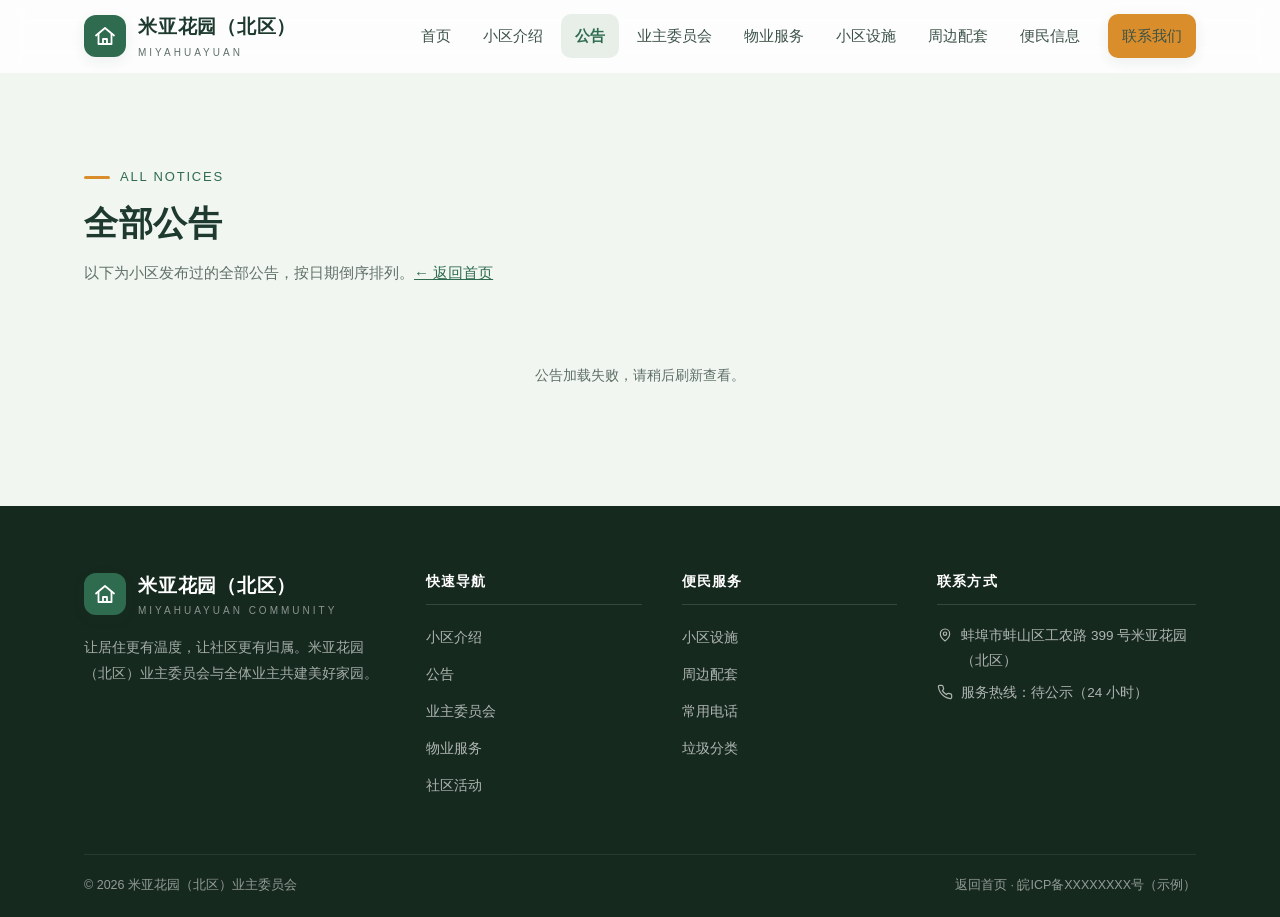
<file: notices.html>
<!DOCTYPE html>
<html lang="zh-CN">
<head>
<meta charset="UTF-8">
<meta name="viewport" content="width=device-width, initial-scale=1.0">
<title>全部公告 · 米亚花园（北区）</title>
<meta name="description" content="米亚花园（北区）全部公告列表：社区通知、物业安排与活动消息一览。">
<link rel="stylesheet" href="https://miaoda.feishu.cn/fonts/css2?family=Noto+Serif+SC:wght@500;600;700;900&family=Noto+Sans+SC:wght@300;400;500;700&display=swap">
<link rel="stylesheet" href="assets/css/site.css">
</head>
<body>

<header class="site-header" id="siteHeader">
  <div class="container nav">
    <a href="index.html" class="brand" aria-label="米亚花园（北区）首页">
      <span class="brand-logo">
        <svg viewBox="0 0 24 24" fill="none" stroke="currentColor" stroke-width="1.8" stroke-linecap="round" stroke-linejoin="round" width="24" height="24"><path d="M3 11.5 12 4l9 7.5"/><path d="M5.5 10v10h13V10"/><path d="M10 20v-5h4v5"/></svg>
      </span>
      <span>
        <span class="brand-name">米亚花园（北区）</span>
        <span class="brand-sub">MIYAHUAYUAN</span>
      </span>
    </a>
    <nav class="nav-links" id="navLinks" aria-label="主导航">
      <a href="index.html">首页</a>
      <a href="index.html#about">小区介绍</a>
      <a href="notices.html" class="active">公告</a>
      <a href="committee.html">业主委员会</a>
      <a href="index.html#service">物业服务</a>
      <a href="index.html#facilities">小区设施</a>
      <a href="index.html#around">周边配套</a>
      <a href="index.html#life">便民信息</a>
      <a href="index.html#contact" class="nav-cta">联系我们</a>
    </nav>
    <button class="nav-toggle" id="navToggle" aria-label="打开菜单" aria-expanded="false">
      <svg viewBox="0 0 24 24" fill="none" stroke="currentColor" stroke-width="2" stroke-linecap="round"><path d="M4 7h16M4 12h16M4 17h16"/></svg>
    </button>
  </div>
</header>

<main>
  <section class="section section--leaf" id="top" style="padding-top:160px;">
    <div class="container">
      <div class="sec-head">
        <span class="sec-eyebrow">All Notices</span>
        <h2 class="sec-title">全部公告</h2>
        <p class="sec-sub">以下为小区发布过的全部公告，按日期倒序排列。<a href="index.html#news" style="color:var(--pine);text-decoration:underline;">← 返回首页</a></p>
      </div>
      <div class="news-grid" id="newsGrid">
        <p class="news-empty">公告加载中…</p>
      </div>
    </div>
  </section>
</main>

<footer class="site-footer">
  <div class="container">
    <div class="footer-grid">
      <div class="footer-brand">
        <a href="index.html" class="brand" style="color:var(--white);">
          <span class="brand-logo">
            <svg viewBox="0 0 24 24" fill="none" stroke="currentColor" stroke-width="1.8" stroke-linecap="round" stroke-linejoin="round" width="24" height="24"><path d="M3 11.5 12 4l9 7.5"/><path d="M5.5 10v10h13V10"/><path d="M10 20v-5h4v5"/></svg>
          </span>
          <span>
            <span class="brand-name">米亚花园（北区）</span>
            <span class="brand-sub" style="color:rgba(255,255,255,.5);">MIYAHUAYUAN COMMUNITY</span>
          </span>
        </a>
        <p>让居住更有温度，让社区更有归属。米亚花园（北区）业主委员会与全体业主共建美好家园。</p>
      </div>
      <div class="footer-col">
        <h5>快速导航</h5>
        <ul>
          <li><a href="index.html#about">小区介绍</a></li>
          <li><a href="notices.html">公告</a></li>
          <li><a href="committee.html">业主委员会</a></li>
          <li><a href="index.html#service">物业服务</a></li>
          <li><a href="index.html#events">社区活动</a></li>
        </ul>
      </div>
      <div class="footer-col">
        <h5>便民服务</h5>
        <ul>
          <li><a href="index.html#facilities">小区设施</a></li>
          <li><a href="index.html#around">周边配套</a></li>
          <li><a href="index.html#life">常用电话</a></li>
          <li><a href="index.html#life">垃圾分类</a></li>
        </ul>
      </div>
      <div class="footer-col">
        <h5>联系方式</h5>
        <p><svg viewBox="0 0 24 24" fill="none" stroke="currentColor" stroke-width="1.8" stroke-linecap="round" stroke-linejoin="round"><path d="M12 21s-7-5.5-7-11a7 7 0 0 1 14 0c0 5.5-7 11-7 11z"/><circle cx="12" cy="10" r="2.5"/></svg>蚌埠市蚌山区工农路 399 号米亚花园（北区）</p>
        <p><svg viewBox="0 0 24 24" fill="none" stroke="currentColor" stroke-width="1.8" stroke-linecap="round" stroke-linejoin="round"><path d="M22 16.9v3a2 2 0 0 1-2.2 2 19.8 19.8 0 0 1-8.6-3.1 19.5 19.5 0 0 1-6-6A19.8 19.8 0 0 1 2.1 4.2 2 2 0 0 1 4.1 2h3a2 2 0 0 1 2 1.7c.13.96.36 1.9.7 2.8a2 2 0 0 1-.45 2.1L8.1 9.9a16 16 0 0 0 6 6l1.3-1.3a2 2 0 0 1 2.1-.45c.9.34 1.84.57 2.8.7a2 2 0 0 1 1.7 2z"/></svg>服务热线：待公示（24 小时）</p>
      </div>
    </div>
    <div class="footer-bottom">
      <span>© 2026 米亚花园（北区）业主委员会</span>
      <span><a href="index.html">返回首页</a> · 皖ICP备XXXXXXXX号（示例）</span>
    </div>
  </div>
</footer>

<button class="back-top" id="backTop" aria-label="回到顶部">
  <svg viewBox="0 0 24 24" fill="none" stroke="currentColor" stroke-width="2" stroke-linecap="round" stroke-linejoin="round"><path d="M12 19V5M5 12l7-7 7 7"/></svg>
</button>

<script>
(function(){
  /* ---- 全部公告：动态加载 content/posts ---- */
  var grid = document.getElementById('newsGrid');
  function esc(s){
    return String(s).replace(/&/g,'&amp;').replace(/</g,'&lt;').replace(/>/g,'&gt;').replace(/"/g,'&quot;');
  }
  function parseMd(text){
    var m = text.match(/^---\s*\r?\n([\s\S]*?)\r?\n---\s*\r?\n?([\s\S]*)$/);
    if(!m) return null;
    var fm = {};
    m[1].split(/\r?\n/).forEach(function(line){
      var i = line.indexOf(':');
      if(i > -1) fm[line.slice(0,i).trim()] = line.slice(i+1).trim();
    });
    return {title: fm.title || '未命名公告', date: fm.date || '', category: fm.category || '公告', body: (m[2]||'').trim()};
  }
  function render(items){
    if(!items.length){
      grid.innerHTML = '<p class="news-empty">暂无公告，敬请期待。</p>';
      return;
    }
    grid.innerHTML = items.map(function(n){
      var desc = esc(n.desc || n.body).replace(/\n/g,' ').slice(0,110);
      var bodyHtml = esc(n.body).replace(/\n/g,'<br>');
      return '<article class="news-card">' +
        '<div class="news-top">' +
          '<span class="news-badge">' + esc(n.category || '公告') + '</span>' +
          '<span class="news-date"><svg viewBox="0 0 24 24" fill="none" stroke="currentColor" stroke-width="1.8" stroke-linecap="round"><rect x="3" y="5" width="18" height="16" rx="2"/><path d="M8 3v4M16 3v4M3 10h18"/></svg>' + esc(n.date) + '</span>' +
        '</div>' +
        '<h3 class="news-title">' + esc(n.title) + '</h3>' +
        '<p class="news-desc">' + desc + '</p>' +
        '<button class="news-more" aria-expanded="false">查看详情 <svg viewBox="0 0 24 24" fill="none" stroke="currentColor" stroke-width="2" stroke-linecap="round"><path d="m6 9 6 6 6-6"/></svg></button>' +
        '<div class="news-full">' + bodyHtml + '</div>' +
      '</article>';
    }).join('');
    grid.querySelectorAll('.news-card').forEach(function(card){
      var btn = card.querySelector('.news-more');
      btn.addEventListener('click', function(){
        var open = card.classList.toggle('open');
        btn.setAttribute('aria-expanded', open ? 'true' : 'false');
        btn.firstChild.textContent = open ? '收起详情 ' : '查看详情 ';
      });
    });
  }
  fetch('https://api.github.com/repos/beimiya/beimiya.github.io/contents/content/posts', {headers:{'Accept':'application/vnd.github+json'}})
    .then(function(r){ if(!r.ok) throw new Error('list-failed'); return r.json(); })
    .then(function(files){
      var mds = (Array.isArray(files) ? files : []).filter(function(f){ return /\.md$/i.test(f.name); });
      return Promise.all(mds.map(function(f){
        return fetch('https://raw.githubusercontent.com/beimiya/beimiya.github.io/main/content/posts/' + encodeURIComponent(f.name))
          .then(function(r){ if(!r.ok) throw new Error('file-failed'); return r.text(); });
      }));
    })
    .then(function(texts){
      var items = texts.map(parseMd).filter(Boolean);
      items.sort(function(a,b){ return (a.date < b.date) ? 1 : (a.date > b.date) ? -1 : 0; });
      render(items);
    })
    .catch(function(){
      grid.innerHTML = '<p class="news-empty">公告加载失败，请稍后刷新查看。</p>';
    });

  /* ---- 移动端菜单 ---- */
  var navToggle = document.getElementById('navToggle');
  var navLinks = document.getElementById('navLinks');
  navToggle.addEventListener('click', function(){
    var open = navLinks.classList.toggle('open');
    navToggle.setAttribute('aria-expanded', open ? 'true' : 'false');
  });
  navLinks.addEventListener('click', function(e){
    if(e.target.tagName === 'A'){
      navLinks.classList.remove('open');
      navToggle.setAttribute('aria-expanded','false');
    }
  });

  /* ---- 顶部导航滚动状态 + 回到顶部 ---- */
  var header = document.getElementById('siteHeader');
  var backTop = document.getElementById('backTop');
  function onScroll(){
    header.classList.toggle('scrolled', window.scrollY > 8);
    backTop.classList.toggle('show', window.scrollY > 480);
  }
  window.addEventListener('scroll', onScroll, {passive:true});
  onScroll();
  backTop.addEventListener('click', function(){
    window.scrollTo({top:0,behavior:'smooth'});
  });
})();
</script>
</body>
</html>
</file>
<file: assets/css/site.css>
/* ===== 基础与设计变量 ===== */
:root{
  --ink:#1E3A2F;
  --ink-2:#3D5248;
  --pine:#2F6B4F;
  --pine-deep:#24543E;
  --leaf:#E8EFE9;
  --leaf-2:#F1F6F1;
  --sand:#F6F3EC;
  --amber:#D98E2B;
  --amber-deep:#B8741C;
  --amber-soft:#F7EAD4;
  --white:#FFFFFF;
  --muted:#5F7068;
  --line:#DCE5DE;
  --shadow:0 10px 30px rgba(30,58,47,.10);
  --shadow-sm:0 4px 14px rgba(30,58,47,.08);
  --radius:16px;
  --font-serif:'Noto Serif SC',Georgia,'Songti SC','SimSun',serif;
  --font-sans:'Noto Sans SC','PingFang SC','Microsoft YaHei',sans-serif;
}
*{margin:0;padding:0;box-sizing:border-box;}
html{scroll-behavior:smooth;}
body{
  font-family:var(--font-sans);
  color:var(--ink);
  background:var(--sand);
  line-height:1.7;
  -webkit-font-smoothing:antialiased;
}
img{display:block;max-width:100%;}
a{color:inherit;text-decoration:none;}
ul{list-style:none;}
button{font-family:inherit;cursor:pointer;border:none;background:none;}
.container{max-width:1160px;margin:0 auto;padding:0 24px;}

/* ===== 通用区块 ===== */
.section{padding:88px 0;}
.section--light{background:var(--white);}
.section--leaf{background:var(--leaf-2);}
.section--sand{background:var(--sand);}
.sec-head{margin-bottom:48px;max-width:640px;}
.sec-eyebrow{
  display:inline-flex;align-items:center;gap:10px;
  font-size:13px;font-weight:500;letter-spacing:.14em;color:var(--pine);
  text-transform:uppercase;
}
.sec-eyebrow::before{content:"";width:26px;height:3px;border-radius:2px;background:var(--amber);}
.sec-title{
  font-family:var(--font-serif);font-size:34px;font-weight:700;
  margin-top:12px;line-height:1.35;letter-spacing:.02em;
}
.sec-sub{margin-top:14px;color:var(--muted);font-size:15px;}
.sec-head--center{margin-left:auto;margin-right:auto;text-align:center;}
.sec-head--center .sec-eyebrow{justify-content:center;}
.sec-head--center .sec-eyebrow::after{content:"";width:26px;height:3px;border-radius:2px;background:var(--amber);}

/* ===== 顶部导航 ===== */
.site-header{
  position:fixed;top:0;left:0;right:0;z-index:100;
  background:rgba(255,255,255,.8);
  backdrop-filter:blur(12px);
  -webkit-backdrop-filter:blur(12px);
  border-bottom:1px solid transparent;
  transition:border-color .3s,box-shadow .3s;
}
.site-header.scrolled{border-bottom-color:var(--line);box-shadow:0 6px 20px rgba(30,58,47,.07);}
.nav{display:flex;align-items:center;justify-content:space-between;height:72px;}
.brand{display:flex;align-items:center;gap:12px;}
.brand-logo{
  width:42px;height:42px;border-radius:12px;
  background:var(--pine);color:var(--white);
  display:flex;align-items:center;justify-content:center;
  box-shadow:var(--shadow-sm);
}
.brand-name{font-family:var(--font-serif);font-size:19px;font-weight:700;letter-spacing:.04em;}
.brand-sub{display:block;font-size:10px;letter-spacing:.3em;color:var(--muted);font-weight:500;}
.nav-links{display:flex;align-items:center;gap:4px;}
.nav-links a{
  display:inline-block;padding:10px 14px;border-radius:10px;
  font-size:14.5px;color:var(--ink-2);font-weight:500;
  transition:color .2s,background .2s;
}
.nav-links a:hover{color:var(--pine);background:var(--leaf);}
.nav-links a.active{color:var(--pine);background:var(--leaf);font-weight:600;}
.nav-cta{
  margin-left:10px;
  background:var(--amber);color:var(--white);
  padding:10px 20px;border-radius:999px;font-size:14px;font-weight:600;
  box-shadow:var(--shadow-sm);transition:background .2s,transform .2s;
}
.nav-cta:hover{background:var(--amber-deep);transform:translateY(-1px);}
.nav-toggle{display:none;width:44px;height:44px;align-items:center;justify-content:center;border-radius:10px;color:var(--ink);}
.nav-toggle:hover{background:var(--leaf);}
.nav-toggle svg{width:24px;height:24px;}

/* ===== Hero 首屏 ===== */
.hero{
  position:relative;min-height:92vh;
  display:flex;align-items:flex-end;
  padding:0;
  color:var(--white);
  overflow:hidden;
}
.hero-bg{
  position:absolute;inset:0;z-index:0;
  background-size:cover;background-position:center;
}
.hero-bg::after{
  content:"";position:absolute;inset:0;
  background:linear-gradient(180deg,rgba(16,38,29,.28) 0%,rgba(16,38,29,.12) 40%,rgba(14,32,25,.78) 100%);
}
.hero-inner{position:relative;z-index:2;width:100%;padding:130px 0 56px;}
.hero-tag{
  display:inline-flex;align-items:center;gap:8px;
  background:rgba(255,255,255,.16);backdrop-filter:blur(6px);
  border:1px solid rgba(255,255,255,.35);
  padding:7px 16px;border-radius:999px;
  font-size:13px;letter-spacing:.08em;font-weight:500;
}
.hero-title{
  font-family:var(--font-serif);
  font-size:clamp(38px,6vw,66px);font-weight:900;
  line-height:1.22;letter-spacing:.03em;
  margin:22px 0 16px;
}
.hero-title .hl{color:#FFD9A0;}
.hero-sub{
  font-size:clamp(15px,1.6vw,18px);font-weight:300;
  max-width:560px;color:rgba(255,255,255,.92);
}
.hero-actions{display:flex;gap:14px;margin-top:30px;flex-wrap:wrap;}
.btn{
  display:inline-flex;align-items:center;justify-content:center;gap:8px;
  min-height:48px;padding:0 26px;border-radius:999px;
  font-size:15px;font-weight:600;transition:transform .2s,box-shadow .2s,background .2s;
}
.btn--amber{background:var(--amber);color:var(--white);box-shadow:0 8px 22px rgba(217,142,43,.35);}
.btn--amber:hover{background:var(--amber-deep);transform:translateY(-2px);}
.btn--ghost{border:1.5px solid rgba(255,255,255,.7);color:var(--white);}
.btn--ghost:hover{background:rgba(255,255,255,.14);transform:translateY(-2px);}
.btn--outline{border:1.5px solid var(--pine);color:var(--pine);}
.btn--outline:hover{background:var(--leaf);}
.hero-stats{
  margin-top:52px;
  display:grid;grid-template-columns:repeat(4,1fr);
  background:rgba(255,255,255,.13);backdrop-filter:blur(10px);
  border:1px solid rgba(255,255,255,.28);
  border-radius:20px;padding:22px 10px;
}
.hstat{text-align:center;padding:6px 10px;}
.hstat + .hstat{border-left:1px solid rgba(255,255,255,.25);}
.hstat-num{font-family:var(--font-serif);font-size:clamp(22px,2.6vw,32px);font-weight:700;color:#FFD9A0;}
.hstat-label{font-size:12.5px;letter-spacing:.1em;color:rgba(255,255,255,.85);margin-top:2px;}

/* ===== 今日社区信息栏（签名元素） ===== */
.today-bar{margin-top:-44px;position:relative;z-index:5;}
.today-card{
  background:var(--white);border-radius:20px;box-shadow:var(--shadow);
  border:1px solid var(--line);
  display:grid;grid-template-columns:auto 1fr auto;gap:22px;align-items:center;
  padding:22px 28px;
}
.today-date{
  display:flex;align-items:center;gap:14px;
  padding-right:22px;border-right:1px solid var(--line);
}
.today-date .d-num{
  width:56px;height:64px;border-radius:12px;background:var(--pine);color:var(--white);
  display:flex;flex-direction:column;align-items:center;justify-content:center;
}
.today-date .d-num b{font-family:var(--font-serif);font-size:24px;line-height:1;}
.today-date .d-num span{font-size:11px;letter-spacing:.1em;margin-top:4px;opacity:.85;}
.today-date .d-info .d-week{font-size:13px;color:var(--muted);}
.today-date .d-info .d-text{font-family:var(--font-serif);font-size:15px;font-weight:600;margin-top:2px;}
.today-msg{display:flex;align-items:center;gap:14px;min-width:0;}
.today-msg .ic{
  flex:none;width:46px;height:46px;border-radius:12px;background:var(--amber-soft);
  color:var(--amber-deep);display:flex;align-items:center;justify-content:center;
}
.today-msg .ic svg{width:24px;height:24px;}
.today-msg .t-title{font-size:14px;font-weight:600;}
.today-msg .t-text{font-size:13.5px;color:var(--muted);white-space:nowrap;overflow:hidden;text-overflow:ellipsis;max-width:420px;}
.today-hotline{display:flex;align-items:center;gap:14px;padding-left:22px;border-left:1px solid var(--line);}
.today-hotline .ic{
  width:46px;height:46px;border-radius:50%;background:var(--amber);color:var(--white);
  display:flex;align-items:center;justify-content:center;flex:none;
}
.today-hotline .ic svg{width:22px;height:22px;}
.today-hotline .h-label{font-size:12px;color:var(--muted);letter-spacing:.06em;}
.today-hotline .h-num{font-family:var(--font-serif);font-size:19px;font-weight:700;color:var(--amber-deep);white-space:nowrap;}

/* ===== 今日天气条（位于菜单栏下方，随页面滚动消失） ===== */
.weather-bar{
  position:absolute;top:72px;left:0;right:0;z-index:3;
  background:transparent;border-bottom:none;
  box-shadow:none;
}
.wb-inner{
  max-width:1160px;margin:0 auto;padding:6px 24px;
  display:flex;flex-wrap:nowrap;align-items:center;gap:0 16px;
}
section[id]{scroll-margin-top:90px;}
.weather-bar .wb-lead{display:flex;align-items:center;gap:10px;padding-right:18px;border-right:1px solid rgba(255,255,255,.28);white-space:nowrap;}
.weather-bar .wb-ic{width:34px;height:34px;border-radius:50%;background:var(--amber);color:var(--white);display:flex;align-items:center;justify-content:center;flex:none;}
.weather-bar .wb-ic svg{width:18px;height:18px;}
.weather-bar .wb-loc{font-size:12px;color:rgba(255,255,255,.75);letter-spacing:.04em;white-space:nowrap;}
.weather-bar .wb-now{display:flex;align-items:baseline;gap:6px;white-space:nowrap;}
.weather-bar .wb-now b{font-family:var(--font-serif);font-size:22px;font-weight:700;color:#fff;line-height:1;}
.weather-bar .wb-now i{font-style:normal;font-size:13px;color:rgba(255,255,255,.9);}
.weather-bar .wb-item{display:flex;align-items:baseline;gap:5px;white-space:nowrap;}
.weather-bar .wb-item .wb-label{font-size:11px;color:rgba(255,255,255,.75);letter-spacing:.02em;}
.weather-bar .wb-item .wb-val{font-family:var(--font-serif);font-size:14.5px;font-weight:700;color:#fff;}
.weather-bar .wb-tip{margin-left:auto;font-size:12px;color:rgba(255,255,255,.85);font-weight:600;white-space:nowrap;}

/* ===== 关于小区 ===== */
.about-grid{display:grid;grid-template-columns:1.05fr 1fr;gap:56px;align-items:center;}
.about-media{position:relative;}
.about-media .main-img{border-radius:20px;box-shadow:var(--shadow);aspect-ratio:3/2;object-fit:cover;width:100%;}
.about-media .float-card{
  position:absolute;left:-22px;bottom:-22px;
  background:var(--white);border-radius:14px;box-shadow:var(--shadow);
  padding:16px 20px;display:flex;align-items:center;gap:14px;
  border:1px solid var(--line);
}
.float-card .f-ic{
  width:44px;height:44px;border-radius:12px;background:var(--leaf);
  color:var(--pine);display:flex;align-items:center;justify-content:center;
}
.float-card .f-ic svg{width:24px;height:24px;}
.float-card .f-num{font-family:var(--font-serif);font-size:20px;font-weight:700;line-height:1.2;}
.float-card .f-label{font-size:12.5px;color:var(--muted);}
.about-body p{color:var(--ink-2);font-size:15.5px;margin-bottom:16px;}
.about-body p:last-of-type{margin-bottom:0;}
.about-points{display:grid;grid-template-columns:1fr 1fr;gap:12px;margin:26px 0 30px;}
.apoint{
  display:flex;align-items:center;gap:10px;
  background:var(--leaf-2);border:1px solid var(--line);
  border-radius:12px;padding:12px 14px;font-size:14px;font-weight:500;color:var(--ink-2);
}
.apoint svg{width:18px;height:18px;color:var(--pine);flex:none;}
.stats-grid{display:grid;grid-template-columns:repeat(4,1fr);gap:16px;margin-top:56px;}
.stat-card{
  background:var(--white);border:1px solid var(--line);border-radius:16px;
  padding:26px 20px;text-align:center;transition:transform .25s,box-shadow .25s;
}
.stat-card:hover{transform:translateY(-4px);box-shadow:var(--shadow-sm);}
.stat-card .s-num{font-family:var(--font-serif);font-size:30px;font-weight:700;color:var(--pine);}
.stat-card .s-unit{font-size:13px;color:var(--amber-deep);font-weight:600;margin-left:2px;}
.stat-card .s-label{font-size:13px;color:var(--muted);margin-top:6px;letter-spacing:.04em;}
.bar-row{margin-top:14px;}
.bar-track{height:8px;border-radius:99px;background:var(--leaf);overflow:hidden;margin-top:10px;}
.bar-fill{height:100%;border-radius:99px;background:linear-gradient(90deg,var(--pine),#4C8A6B);}

/* ===== 公告 ===== */
.news-grid{display:grid;grid-template-columns:repeat(2,1fr);gap:22px;}
.news-empty{grid-column:1/-1;text-align:center;color:var(--muted);padding:30px 0;font-size:14px;}
.news-more-all{
  grid-column:1/-1;justify-self:center;margin-top:8px;
  padding:10px 28px;border:1px dashed var(--pine);border-radius:999px;
  background:transparent;color:var(--pine);font-size:14px;font-weight:600;
  cursor:pointer;transition:background .2s,color .2s;
}
.news-more-all:hover{background:var(--pine);color:var(--white);}
.news-card{
  position:relative;background:var(--white);border:1px solid var(--line);
  border-radius:18px;padding:26px 26px 22px;overflow:hidden;
  transition:transform .25s,box-shadow .25s;
}
.news-card::before{
  content:"";position:absolute;left:0;top:0;bottom:0;width:4px;
  background:linear-gradient(180deg,var(--pine),var(--amber));
}
.news-card:hover{transform:translateY(-4px);box-shadow:var(--shadow);}
.news-top{display:flex;align-items:center;gap:12px;margin-bottom:14px;}
.news-badge{
  font-size:12px;font-weight:600;letter-spacing:.05em;
  background:var(--leaf);color:var(--pine);
  padding:4px 12px;border-radius:999px;
}
.news-date{font-size:12.5px;color:var(--muted);display:flex;align-items:center;gap:6px;}
.news-date svg{width:14px;height:14px;}
.news-title{font-family:var(--font-serif);font-size:19px;font-weight:700;line-height:1.5;margin-bottom:10px;}
.news-desc{font-size:14px;color:var(--muted);line-height:1.8;display:-webkit-box;-webkit-line-clamp:3;-webkit-box-orient:vertical;overflow:hidden;}
.news-more{
  margin-top:14px;display:inline-flex;align-items:center;gap:6px;
  color:var(--pine);font-size:13.5px;font-weight:600;
}
.news-more svg{width:15px;height:15px;transition:transform .2s;}
.news-card.open .news-more svg{transform:rotate(180deg);}
.news-full{display:none;margin-top:14px;padding-top:14px;border-top:1px dashed var(--line);font-size:14px;color:var(--ink-2);line-height:1.9;}
.news-card.open .news-full{display:block;}
.news-card.open .news-desc{display:none;}

/* ===== 物业服务 ===== */
.service-grid{display:grid;grid-template-columns:repeat(5,1fr);gap:18px;}
.service-item{
  background:var(--white);border:1px solid var(--line);border-radius:16px;
  padding:26px 16px;text-align:center;transition:transform .25s,box-shadow .25s;
}
.service-item:hover{transform:translateY(-4px);box-shadow:var(--shadow-sm);}
.service-item .s-ic{
  width:58px;height:58px;margin:0 auto 14px;border-radius:16px;
  background:var(--leaf);color:var(--pine);
  display:flex;align-items:center;justify-content:center;
}
.service-item .s-ic svg{width:28px;height:28px;}
.service-item h4{font-size:15.5px;font-weight:600;margin-bottom:6px;}
.service-item p{font-size:12.5px;color:var(--muted);line-height:1.6;}
.process-wrap{
  margin-top:56px;background:var(--white);border:1px solid var(--line);
  border-radius:20px;padding:38px 34px;
}
.process-title{font-family:var(--font-serif);font-size:22px;font-weight:700;margin-bottom:30px;display:flex;align-items:center;gap:12px;}
.process-title .p-ic{
  width:42px;height:42px;border-radius:12px;background:var(--amber-soft);
  color:var(--amber-deep);display:flex;align-items:center;justify-content:center;
}
.process-title .p-ic svg{width:22px;height:22px;}
.process-steps{display:grid;grid-template-columns:repeat(4,1fr);gap:20px;position:relative;}
.process-steps::before{
  content:"";position:absolute;top:29px;left:12%;right:12%;
  height:2px;background:var(--line);
}
.step{position:relative;text-align:center;}
.step-num{
  position:relative;z-index:2;width:58px;height:58px;margin:0 auto 14px;
  border-radius:50%;background:var(--white);border:2px solid var(--pine);
  color:var(--pine);font-family:var(--font-serif);font-size:20px;font-weight:700;
  display:flex;align-items:center;justify-content:center;
}
.step h5{font-size:15px;font-weight:600;margin-bottom:6px;}
.step p{font-size:13px;color:var(--muted);line-height:1.65;}
.svc-info{
  margin-top:40px;display:flex;flex-wrap:wrap;gap:14px;
  background:var(--leaf-2);border:1px solid var(--line);border-radius:16px;padding:20px 24px;
}
.svc-info .si{
  display:flex;align-items:center;gap:10px;font-size:14px;color:var(--ink-2);
}
.svc-info .si svg{width:18px;height:18px;color:var(--pine);flex:none;}
.svc-info .si b{color:var(--pine);}

/* ===== 小区设施 ===== */
.facility-grid{display:grid;grid-template-columns:repeat(3,1fr);gap:22px;}
.facility-card{
  background:var(--white);border:1px solid var(--line);border-radius:18px;overflow:hidden;
  transition:transform .25s,box-shadow .25s;
}
.facility-card:hover{transform:translateY(-4px);box-shadow:var(--shadow);}
.facility-card .f-img{aspect-ratio:16/10;object-fit:cover;width:100%;}
.facility-card .f-body{padding:20px 22px 22px;}
.facility-card h4{font-family:var(--font-serif);font-size:17px;font-weight:700;display:flex;align-items:center;gap:9px;}
.facility-card h4 svg{width:19px;height:19px;color:var(--pine);}
.facility-card p{font-size:13.5px;color:var(--muted);margin-top:8px;line-height:1.7;}
.facility-mini{display:grid;grid-template-columns:repeat(4,1fr);gap:16px;margin-top:22px;}
.fmini{
  background:var(--leaf-2);border:1px solid var(--line);border-radius:14px;
  padding:18px 14px;text-align:center;
}
.fmini .fm-ic{width:40px;height:40px;margin:0 auto 10px;border-radius:11px;background:var(--white);color:var(--pine);display:flex;align-items:center;justify-content:center;}
.fmini .fm-ic svg{width:20px;height:20px;}
.fmini h5{font-size:13.5px;font-weight:600;margin-bottom:2px;}
.fmini p{font-size:12px;color:var(--muted);}

/* ===== 周边配套 ===== */
.around-grid{display:grid;grid-template-columns:repeat(2,1fr);gap:22px;}
.around-card{
  background:var(--white);border:1px solid var(--line);border-radius:18px;
  padding:26px 28px;display:flex;gap:20px;align-items:flex-start;
  transition:transform .25s,box-shadow .25s;
}
.around-card:hover{transform:translateY(-3px);box-shadow:var(--shadow-sm);}
.around-card .a-ic{
  flex:none;width:56px;height:56px;border-radius:15px;
  display:flex;align-items:center;justify-content:center;color:var(--white);
}
.around-card .a-ic svg{width:27px;height:27px;}
.around-card h4{font-family:var(--font-serif);font-size:18px;font-weight:700;margin-bottom:10px;}
.around-card ul li{
  display:flex;justify-content:space-between;gap:16px;
  font-size:14px;color:var(--ink-2);padding:5px 0;
}
.around-card ul li span.dist{color:var(--amber-deep);font-weight:600;white-space:nowrap;}
.around-card .a-note{font-size:12.5px;color:var(--muted);margin-top:8px;}

/* ===== 社区活动 ===== */
.events-wrap{
  display:grid;grid-template-columns:1fr 1.1fr;gap:48px;align-items:center;
  background:var(--white);border:1px solid var(--line);border-radius:22px;overflow:hidden;
}
.events-media img{width:100%;height:100%;object-fit:cover;}
.events-body{padding:40px 44px 40px 8px;}
.event-item{
  display:flex;gap:18px;padding:18px 0;border-bottom:1px dashed var(--line);
}
.event-item:last-child{border-bottom:none;}
.event-date{
  flex:none;width:66px;height:76px;border-radius:14px;background:var(--leaf);
  display:flex;flex-direction:column;align-items:center;justify-content:center;
  color:var(--pine);
}
.event-date b{font-family:var(--font-serif);font-size:24px;line-height:1.1;}
.event-date span{font-size:11px;letter-spacing:.1em;margin-top:3px;}
.event-info h5{font-size:15.5px;font-weight:600;line-height:1.5;}
.event-info p{font-size:13px;color:var(--muted);margin-top:5px;display:flex;align-items:center;gap:6px;flex-wrap:wrap;}
.event-info p svg{width:14px;height:14px;color:var(--amber-deep);}
.event-tag{
  display:inline-block;font-size:11.5px;font-weight:600;color:var(--amber-deep);
  background:var(--amber-soft);padding:2px 10px;border-radius:999px;margin-left:6px;
}

/* ===== 便民信息 ===== */
.life-grid{display:grid;grid-template-columns:1.1fr 1fr;gap:26px;align-items:start;}
.life-card{
  background:var(--white);border:1px solid var(--line);border-radius:18px;padding:28px;
}
.life-card h4{font-family:var(--font-serif);font-size:19px;font-weight:700;margin-bottom:18px;display:flex;align-items:center;gap:10px;}
.life-card h4 svg{width:20px;height:20px;color:var(--pine);}
.phone-table{width:100%;border-collapse:collapse;}
.phone-table th,.phone-table td{padding:11px 8px;text-align:left;font-size:14px;border-bottom:1px solid var(--line);}
.phone-table th{font-size:12px;letter-spacing:.08em;color:var(--muted);font-weight:500;}
.phone-table td:last-child{text-align:right;font-weight:600;color:var(--pine);font-variant-numeric:tabular-nums;white-space:nowrap;}
.phone-table tr:last-child td{border-bottom:none;}
.trash-grid{display:grid;grid-template-columns:repeat(2,1fr);gap:14px;margin-bottom:24px;}
.trash-item{border-radius:14px;padding:16px 18px;color:var(--white);}
.trash-item h5{font-size:15px;font-weight:700;margin-bottom:4px;}
.trash-item p{font-size:12.5px;line-height:1.65;opacity:.95;}
.trash-item .t-ic{width:34px;height:34px;border-radius:9px;background:rgba(255,255,255,.22);display:flex;align-items:center;justify-content:center;margin-bottom:10px;}
.trash-item .t-ic svg{width:18px;height:18px;}
.t-blue{background:#3B7DD8;}
.t-red{background:#D9534F;}
.t-green{background:#4C9A5F;}
.t-gray{background:#7A8580;}
.rules-list{margin-top:6px;}
.rules-list li{
  display:flex;gap:12px;padding:11px 0;border-bottom:1px dashed var(--line);
  font-size:14px;color:var(--ink-2);
}
.rules-list li:last-child{border-bottom:none;}
.rules-list svg{flex:none;width:18px;height:18px;color:var(--pine);margin-top:3px;}
.rules-list b{color:var(--pine);font-weight:600;}

/* ===== 联系我们 ===== */
.contact-grid{display:grid;grid-template-columns:1fr 1fr;gap:26px;}
.contact-card{
  background:var(--white);border:1px solid var(--line);border-radius:18px;
  padding:28px;display:flex;gap:18px;align-items:flex-start;
}
.contact-card .c-ic{
  flex:none;width:52px;height:52px;border-radius:14px;background:var(--leaf);
  color:var(--pine);display:flex;align-items:center;justify-content:center;
}
.contact-card .c-ic svg{width:25px;height:25px;}
.contact-card h4{font-size:15.5px;font-weight:600;margin-bottom:5px;}
.contact-card p{font-size:13.5px;color:var(--muted);line-height:1.75;}
.contact-card p b{color:var(--ink);font-weight:600;}
.contact-card .c-note{margin-top:10px;font-size:12.5px;color:var(--amber-deep);}
.contact-banner{
  margin-top:28px;border-radius:20px;overflow:hidden;position:relative;min-height:220px;
  display:flex;align-items:flex-end;
}
.contact-banner .cb-img{position:absolute;inset:0;background-size:cover;background-position:center;}
.contact-banner .cb-img::after{content:"";position:absolute;inset:0;background:linear-gradient(180deg,rgba(16,38,29,.15),rgba(14,32,25,.72));}
.contact-banner .cb-text{position:relative;z-index:2;color:var(--white);padding:30px 34px;}
.contact-banner h4{font-family:var(--font-serif);font-size:22px;font-weight:700;margin-bottom:6px;}
.contact-banner p{font-size:14px;opacity:.92;}

/* ===== 页脚 ===== */
.site-footer{background:#16291F;color:rgba(255,255,255,.82);padding:64px 0 0;}
.footer-grid{display:grid;grid-template-columns:1.4fr 1fr 1fr 1.2fr;gap:40px;padding-bottom:46px;}
.footer-brand .brand-name{color:var(--white);}
.footer-brand p{font-size:13.5px;line-height:1.9;margin-top:16px;opacity:.75;max-width:300px;}
.footer-col h5{
  font-size:14px;font-weight:600;color:var(--white);letter-spacing:.08em;
  margin-bottom:18px;padding-bottom:10px;border-bottom:1px solid rgba(255,255,255,.14);
}
.footer-col ul li{margin-bottom:10px;}
.footer-col ul a{font-size:13.5px;opacity:.8;transition:opacity .2s,padding-left .2s;}
.footer-col ul a:hover{opacity:1;padding-left:5px;color:#FFD9A0;}
.footer-col p{font-size:13.5px;opacity:.8;line-height:1.9;margin-bottom:6px;display:flex;gap:8px;align-items:flex-start;}
.footer-col p svg{flex:none;width:16px;height:16px;margin-top:4px;}
.footer-bottom{
  border-top:1px solid rgba(255,255,255,.12);
  padding:20px 0;display:flex;align-items:center;justify-content:space-between;gap:14px;flex-wrap:wrap;
  font-size:12.5px;opacity:.65;
}
.footer-bottom a:hover{color:#FFD9A0;}

/* ===== 回到顶部 ===== */
.back-top{
  position:fixed;right:26px;bottom:30px;z-index:90;
  width:48px;height:48px;border-radius:50%;
  background:var(--pine);color:var(--white);
  display:flex;align-items:center;justify-content:center;
  box-shadow:var(--shadow);opacity:0;pointer-events:none;
  transform:translateY(12px);transition:opacity .3s,transform .3s,background .2s;
}
.back-top.show{opacity:1;pointer-events:auto;transform:translateY(0);}
.back-top:hover{background:var(--pine-deep);}
.back-top svg{width:22px;height:22px;}

/* ===== 业主委员会 ===== */
.committee-grid{display:grid;grid-template-columns:repeat(2,1fr);gap:22px;align-items:stretch;}
.committee-card{background:var(--white);border:1px solid var(--line);border-radius:18px;padding:28px;}
.committee-card h4{font-family:var(--font-serif);font-size:19px;font-weight:700;margin-bottom:18px;display:flex;align-items:center;gap:10px;}
.committee-card h4 svg{width:20px;height:20px;color:var(--pine);}
.duty-list li{
  display:flex;gap:12px;padding:10px 0;border-bottom:1px dashed var(--line);
  font-size:14.5px;color:var(--ink-2);line-height:1.7;
}
.duty-list li:last-child{border-bottom:none;}
.duty-list svg{flex:none;width:18px;height:18px;color:var(--amber-deep);margin-top:4px;}
.member-grid{display:grid;grid-template-columns:repeat(3,1fr);gap:12px;}
.member-card{
  background:var(--leaf-2);border:1px solid var(--line);border-radius:14px;
  padding:16px 12px;text-align:center;
}
.member-card .m-role{
  display:inline-block;font-size:11.5px;font-weight:600;color:var(--pine);
  background:var(--white);border:1px solid var(--line);
  padding:2px 10px;border-radius:999px;margin-bottom:9px;
}
.member-card .m-name{display:block;font-family:var(--font-serif);font-size:16px;font-weight:700;}
.member-card .m-names{display:flex;justify-content:center;gap:10px;flex-wrap:wrap;}
.member-card .m-names .m-name{display:inline-block;}
.member-card .m-desc{display:block;font-size:12px;color:var(--muted);margin-top:4px;}
.member-more{
  display:flex;align-items:center;justify-content:center;gap:6px;
  margin:16px auto 0;padding:9px 22px;font-size:13.5px;font-weight:600;
  color:var(--pine);background:var(--white);border:1.5px dashed var(--line);
  border-radius:999px;cursor:pointer;transition:border-color .25s,color .25s;
}
.member-more:hover{border-color:var(--amber);color:var(--amber-deep);}
.member-more svg{width:15px;height:15px;transition:transform .25s;}
.member-more.open svg{transform:rotate(180deg);}
.member-alt{margin-top:12px;}
.member-alt[hidden]{display:none;}
.c-note{margin-top:14px;font-size:12.5px;color:var(--muted);}
.doc-wrap{margin-top:42px;display:grid;gap:18px;}
.doc-card{background:var(--white);border:1px solid var(--line);border-radius:18px;overflow:hidden;}
.doc-head{
  width:100%;display:flex;align-items:center;gap:14px;text-align:left;
  padding:22px 26px;transition:background .2s;
}
.doc-head:hover{background:var(--leaf-2);}
.doc-head .d-ic{
  flex:none;width:44px;height:44px;border-radius:12px;background:var(--pine);
  color:var(--white);display:flex;align-items:center;justify-content:center;
}
.doc-head .d-ic svg{width:22px;height:22px;}
.doc-head .d-title{font-family:var(--font-serif);font-size:18px;font-weight:700;}
.doc-head .d-sub{display:block;font-size:12.5px;color:var(--muted);font-weight:400;margin-top:3px;font-family:var(--font-sans);}
.doc-head .d-arrow{margin-left:auto;flex:none;color:var(--pine);transition:transform .25s;}
.doc-head .d-arrow svg{width:20px;height:20px;}
.doc-card.open .doc-head .d-arrow{transform:rotate(180deg);}
.doc-body{display:none;padding:6px 30px 28px;border-top:1px dashed var(--line);}
.doc-card.open .doc-body{display:block;}
.doc-chapter{margin-top:22px;}
.doc-chapter h5{
  font-size:15px;font-weight:700;color:var(--pine);
  display:flex;align-items:center;gap:8px;margin-bottom:10px;
}
.doc-chapter h5::before{content:"";width:14px;height:3px;border-radius:2px;background:var(--amber);}
.doc-chapter ol{list-style:none;counter-reset:item;}
.doc-chapter ol li{
  counter-increment:item;position:relative;
  padding:6px 0 6px 34px;font-size:14px;color:var(--ink-2);line-height:1.8;
}
.doc-chapter ol li::before{
  content:counter(item);position:absolute;left:0;top:8px;
  width:22px;height:22px;border-radius:7px;background:var(--leaf);
  color:var(--pine);font-size:12px;font-weight:600;
  display:flex;align-items:center;justify-content:center;
}
.doc-note{margin-top:4px;font-size:13px;color:var(--muted);text-align:center;}
@media (max-width:768px){
  .committee-grid{grid-template-columns:1fr;}
  .member-grid{grid-template-columns:repeat(2,1fr);}
}

/* ===== 响应式 ===== */
@media (max-width:1024px){
  .service-grid{grid-template-columns:repeat(3,1fr);}
  .facility-grid{grid-template-columns:repeat(2,1fr);}
  .around-grid{grid-template-columns:1fr;}
  .about-grid{grid-template-columns:1fr;gap:44px;}
  .events-wrap{grid-template-columns:1fr;}
  .events-body{padding:32px 34px 40px;}
  .events-media img{max-height:340px;}
  .life-grid{grid-template-columns:1fr;}
  .contact-grid{grid-template-columns:1fr;}
  .footer-grid{grid-template-columns:1fr 1fr;gap:32px;}
  .wb-inner{flex-wrap:wrap;gap:6px 18px;padding:8px 24px;}
  .weather-bar .wb-tip{margin-left:0;}
}
@media (max-width:768px){
  .section{padding:64px 0;}
  .sec-title{font-size:27px;}
  .nav-links{
    position:fixed;top:72px;left:0;right:0;
    background:var(--white);flex-direction:column;align-items:stretch;
    padding:14px 20px 22px;gap:4px;
    box-shadow:0 18px 34px rgba(30,58,47,.14);
    border-bottom:1px solid var(--line);
    transform:translateY(-130%);transition:transform .3s ease;
  }
  .nav-links.open{transform:translateY(0);}
  .nav-links a{padding:13px 16px;font-size:16px;border-radius:12px;}
  .nav-cta{margin-left:0;text-align:center;}
  .nav-toggle{display:flex;}
  .hero{padding-top:0;min-height:88vh;}
  .hero-inner{padding-top:130px;}
  .hero-stats{grid-template-columns:repeat(2,1fr);gap:14px 0;}
  .hstat:nth-child(3){border-left:none;}
  .hstat:nth-child(n+3){border-top:1px solid rgba(255,255,255,.2);padding-top:14px;}
  .today-card{grid-template-columns:1fr;gap:16px;padding:20px;}
  .today-date{border-right:none;border-bottom:1px solid var(--line);padding-right:0;padding-bottom:16px;}
  .today-msg .t-text{white-space:normal;}
  .today-hotline{border-left:none;border-top:1px solid var(--line);padding-left:0;padding-top:16px;}
  .site-header{top:0;}
  .weather-bar{position:absolute;top:72px;left:0;right:0;background:transparent;border-bottom:none;box-shadow:none;margin-top:0;padding:0;}
  .wb-inner{background:transparent;border:none;box-shadow:none;padding:6px 8px;gap:0 8px;flex-wrap:nowrap;overflow:hidden;font-size:10px;}
  .weather-bar .wb-lead{padding-right:8px;border-right:1px solid rgba(255,255,255,.28);width:auto;padding-bottom:0;margin-bottom:0;border-bottom:none;flex:none;gap:5px;}
  .weather-bar .wb-loc{display:none;}
  .weather-bar .wb-tip{display:none;}
  .weather-bar .wb-ic{width:22px;height:22px;}
  .weather-bar .wb-ic svg{width:13px;height:13px;}
  .weather-bar{color:var(--white);}
  .weather-bar .wb-now b{color:#fff;}
  .weather-bar .wb-item .wb-label{color:rgba(255,255,255,.75);}
  .weather-bar .wb-item .wb-val{color:#fff;}
  .weather-bar .wb-now i{color:rgba(255,255,255,.9);}
  .weather-bar .wb-item{white-space:nowrap;flex-shrink:1;min-width:0;gap:3px;}
  .weather-bar .wb-item .wb-label{font-size:9.5px;}
  .weather-bar .wb-item .wb-val{font-size:11.5px;}
  .weather-bar .wb-item:has(#weatherSun){display:none;}
  .weather-bar .wb-now b{font-size:14px;}
  .weather-bar .wb-now i{font-size:11px;}
  .about-points{grid-template-columns:1fr;}
  .stats-grid{grid-template-columns:repeat(2,1fr);}
  .news-grid{grid-template-columns:1fr;}
  .service-grid{grid-template-columns:repeat(2,1fr);}
  .process-wrap{padding:28px 22px;}
  .process-steps{grid-template-columns:1fr 1fr;gap:26px;}
  .process-steps::before{display:none;}
  .facility-grid{grid-template-columns:1fr;}
  .facility-mini{grid-template-columns:repeat(2,1fr);}
  .trash-grid{grid-template-columns:1fr;}
  .footer-grid{grid-template-columns:1fr;gap:28px;}
  .hero-actions .btn{width:100%;}
  .about-media .float-card{left:12px;bottom:-16px;padding:12px 16px;}
}
@media (max-width:420px){
  .service-grid{grid-template-columns:1fr 1fr;}
  .stats-grid{grid-template-columns:1fr 1fr;gap:12px;}
  .stat-card{padding:20px 12px;}
}
@media (prefers-reduced-motion:reduce){
  html{scroll-behavior:auto;}
  *{transition:none!important;animation:none!important;}
}
</file>
